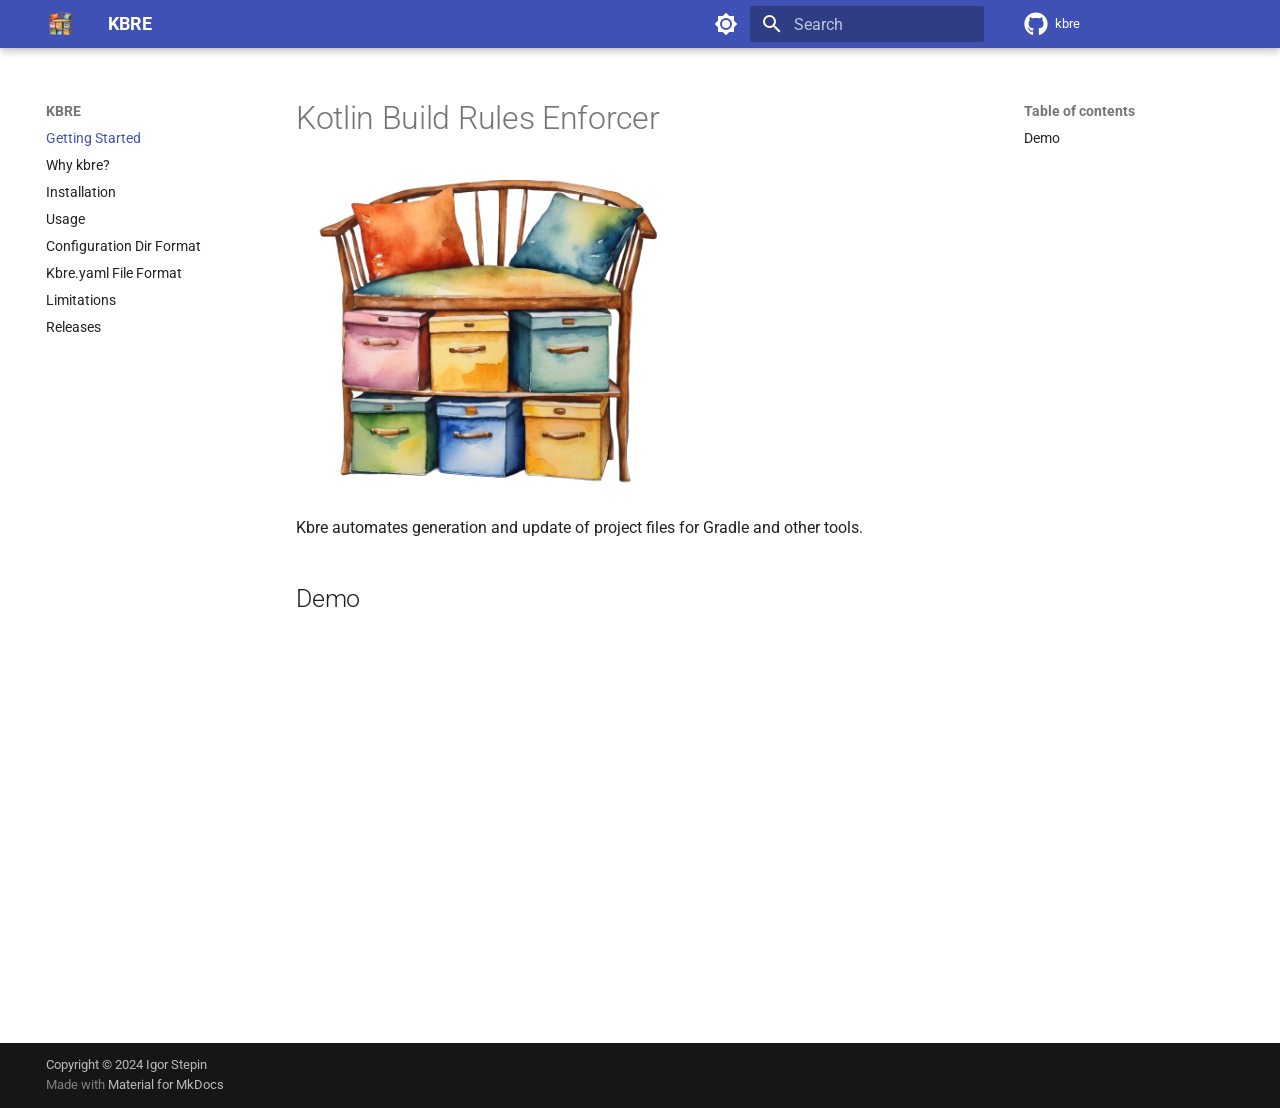
<file: index.html>
<!doctype html>
<html lang="en" class="no-js">
  <head>
    
      <meta charset="utf-8">
      <meta name="viewport" content="width=device-width,initial-scale=1">
      
        <meta name="description" content="Automates generation and update of project files for Gradle and other tools.">
      
      
        <meta name="author" content="Igor Stepin">
      
      
      
      
        <link rel="next" href="why/">
      
      
      <link rel="icon" href="img/chair-logo-64.png">
      <meta name="generator" content="mkdocs-1.6.0, mkdocs-material-9.5.31">
    
    
      
        <title>KBRE</title>
      
    
    
      <link rel="stylesheet" href="assets/stylesheets/main.3cba04c6.min.css">
      
        
        <link rel="stylesheet" href="assets/stylesheets/palette.06af60db.min.css">
      
      


    
    
      
    
    
      
        
        
        <link rel="preconnect" href="https://fonts.gstatic.com" crossorigin>
        <link rel="stylesheet" href="https://fonts.googleapis.com/css?family=Roboto:300,300i,400,400i,700,700i%7CRoboto+Mono:400,400i,700,700i&display=fallback">
        <style>:root{--md-text-font:"Roboto";--md-code-font:"Roboto Mono"}</style>
      
    
    
      <link rel="stylesheet" href="css/custom.css">
    
    <script>__md_scope=new URL(".",location),__md_hash=e=>[...e].reduce((e,_)=>(e<<5)-e+_.charCodeAt(0),0),__md_get=(e,_=localStorage,t=__md_scope)=>JSON.parse(_.getItem(t.pathname+"."+e)),__md_set=(e,_,t=localStorage,a=__md_scope)=>{try{t.setItem(a.pathname+"."+e,JSON.stringify(_))}catch(e){}}</script>
    
      

    
    
    
  </head>
  
  
    
    
      
    
    
    
    
    <body dir="ltr" data-md-color-scheme="default" data-md-color-primary="indigo" data-md-color-accent="indigo">
  
    
    <input class="md-toggle" data-md-toggle="drawer" type="checkbox" id="__drawer" autocomplete="off">
    <input class="md-toggle" data-md-toggle="search" type="checkbox" id="__search" autocomplete="off">
    <label class="md-overlay" for="__drawer"></label>
    <div data-md-component="skip">
      
        
        <a href="#kotlin-build-rules-enforcer" class="md-skip">
          Skip to content
        </a>
      
    </div>
    <div data-md-component="announce">
      
    </div>
    
    
      

  

<header class="md-header md-header--shadow" data-md-component="header">
  <nav class="md-header__inner md-grid" aria-label="Header">
    <a href="." title="KBRE" class="md-header__button md-logo" aria-label="KBRE" data-md-component="logo">
      
  <img src="img/chair-logo.png" alt="logo">

    </a>
    <label class="md-header__button md-icon" for="__drawer">
      
      <svg xmlns="http://www.w3.org/2000/svg" viewBox="0 0 24 24"><path d="M3 6h18v2H3V6m0 5h18v2H3v-2m0 5h18v2H3v-2Z"/></svg>
    </label>
    <div class="md-header__title" data-md-component="header-title">
      <div class="md-header__ellipsis">
        <div class="md-header__topic">
          <span class="md-ellipsis">
            KBRE
          </span>
        </div>
        <div class="md-header__topic" data-md-component="header-topic">
          <span class="md-ellipsis">
            
              Getting Started
            
          </span>
        </div>
      </div>
    </div>
    
      
        <form class="md-header__option" data-md-component="palette">
  
    
    
    
    <input class="md-option" data-md-color-media="(prefers-color-scheme: light)" data-md-color-scheme="default" data-md-color-primary="indigo" data-md-color-accent="indigo"  aria-label="Switch to dark mode"  type="radio" name="__palette" id="__palette_0">
    
      <label class="md-header__button md-icon" title="Switch to dark mode" for="__palette_1" hidden>
        <svg xmlns="http://www.w3.org/2000/svg" viewBox="0 0 24 24"><path d="M12 8a4 4 0 0 0-4 4 4 4 0 0 0 4 4 4 4 0 0 0 4-4 4 4 0 0 0-4-4m0 10a6 6 0 0 1-6-6 6 6 0 0 1 6-6 6 6 0 0 1 6 6 6 6 0 0 1-6 6m8-9.31V4h-4.69L12 .69 8.69 4H4v4.69L.69 12 4 15.31V20h4.69L12 23.31 15.31 20H20v-4.69L23.31 12 20 8.69Z"/></svg>
      </label>
    
  
    
    
    
    <input class="md-option" data-md-color-media="(prefers-color-scheme: dark)" data-md-color-scheme="slate" data-md-color-primary="indigo" data-md-color-accent="indigo"  aria-label="Switch to light mode"  type="radio" name="__palette" id="__palette_1">
    
      <label class="md-header__button md-icon" title="Switch to light mode" for="__palette_0" hidden>
        <svg xmlns="http://www.w3.org/2000/svg" viewBox="0 0 24 24"><path d="M12 18c-.89 0-1.74-.2-2.5-.55C11.56 16.5 13 14.42 13 12c0-2.42-1.44-4.5-3.5-5.45C10.26 6.2 11.11 6 12 6a6 6 0 0 1 6 6 6 6 0 0 1-6 6m8-9.31V4h-4.69L12 .69 8.69 4H4v4.69L.69 12 4 15.31V20h4.69L12 23.31 15.31 20H20v-4.69L23.31 12 20 8.69Z"/></svg>
      </label>
    
  
</form>
      
    
    
      <script>var media,input,key,value,palette=__md_get("__palette");if(palette&&palette.color){"(prefers-color-scheme)"===palette.color.media&&(media=matchMedia("(prefers-color-scheme: light)"),input=document.querySelector(media.matches?"[data-md-color-media='(prefers-color-scheme: light)']":"[data-md-color-media='(prefers-color-scheme: dark)']"),palette.color.media=input.getAttribute("data-md-color-media"),palette.color.scheme=input.getAttribute("data-md-color-scheme"),palette.color.primary=input.getAttribute("data-md-color-primary"),palette.color.accent=input.getAttribute("data-md-color-accent"));for([key,value]of Object.entries(palette.color))document.body.setAttribute("data-md-color-"+key,value)}</script>
    
    
    
      <label class="md-header__button md-icon" for="__search">
        
        <svg xmlns="http://www.w3.org/2000/svg" viewBox="0 0 24 24"><path d="M9.5 3A6.5 6.5 0 0 1 16 9.5c0 1.61-.59 3.09-1.56 4.23l.27.27h.79l5 5-1.5 1.5-5-5v-.79l-.27-.27A6.516 6.516 0 0 1 9.5 16 6.5 6.5 0 0 1 3 9.5 6.5 6.5 0 0 1 9.5 3m0 2C7 5 5 7 5 9.5S7 14 9.5 14 14 12 14 9.5 12 5 9.5 5Z"/></svg>
      </label>
      <div class="md-search" data-md-component="search" role="dialog">
  <label class="md-search__overlay" for="__search"></label>
  <div class="md-search__inner" role="search">
    <form class="md-search__form" name="search">
      <input type="text" class="md-search__input" name="query" aria-label="Search" placeholder="Search" autocapitalize="off" autocorrect="off" autocomplete="off" spellcheck="false" data-md-component="search-query" required>
      <label class="md-search__icon md-icon" for="__search">
        
        <svg xmlns="http://www.w3.org/2000/svg" viewBox="0 0 24 24"><path d="M9.5 3A6.5 6.5 0 0 1 16 9.5c0 1.61-.59 3.09-1.56 4.23l.27.27h.79l5 5-1.5 1.5-5-5v-.79l-.27-.27A6.516 6.516 0 0 1 9.5 16 6.5 6.5 0 0 1 3 9.5 6.5 6.5 0 0 1 9.5 3m0 2C7 5 5 7 5 9.5S7 14 9.5 14 14 12 14 9.5 12 5 9.5 5Z"/></svg>
        
        <svg xmlns="http://www.w3.org/2000/svg" viewBox="0 0 24 24"><path d="M20 11v2H8l5.5 5.5-1.42 1.42L4.16 12l7.92-7.92L13.5 5.5 8 11h12Z"/></svg>
      </label>
      <nav class="md-search__options" aria-label="Search">
        
        <button type="reset" class="md-search__icon md-icon" title="Clear" aria-label="Clear" tabindex="-1">
          
          <svg xmlns="http://www.w3.org/2000/svg" viewBox="0 0 24 24"><path d="M19 6.41 17.59 5 12 10.59 6.41 5 5 6.41 10.59 12 5 17.59 6.41 19 12 13.41 17.59 19 19 17.59 13.41 12 19 6.41Z"/></svg>
        </button>
      </nav>
      
    </form>
    <div class="md-search__output">
      <div class="md-search__scrollwrap" tabindex="0" data-md-scrollfix>
        <div class="md-search-result" data-md-component="search-result">
          <div class="md-search-result__meta">
            Initializing search
          </div>
          <ol class="md-search-result__list" role="presentation"></ol>
        </div>
      </div>
    </div>
  </div>
</div>
    
    
      <div class="md-header__source">
        <a href="https://github.com/stepin/kbre" title="Go to repository" class="md-source" data-md-component="source">
  <div class="md-source__icon md-icon">
    
    <svg xmlns="http://www.w3.org/2000/svg" viewBox="0 0 496 512"><!--! Font Awesome Free 6.6.0 by @fontawesome - https://fontawesome.com License - https://fontawesome.com/license/free (Icons: CC BY 4.0, Fonts: SIL OFL 1.1, Code: MIT License) Copyright 2024 Fonticons, Inc.--><path d="M165.9 397.4c0 2-2.3 3.6-5.2 3.6-3.3.3-5.6-1.3-5.6-3.6 0-2 2.3-3.6 5.2-3.6 3-.3 5.6 1.3 5.6 3.6zm-31.1-4.5c-.7 2 1.3 4.3 4.3 4.9 2.6 1 5.6 0 6.2-2s-1.3-4.3-4.3-5.2c-2.6-.7-5.5.3-6.2 2.3zm44.2-1.7c-2.9.7-4.9 2.6-4.6 4.9.3 2 2.9 3.3 5.9 2.6 2.9-.7 4.9-2.6 4.6-4.6-.3-1.9-3-3.2-5.9-2.9zM244.8 8C106.1 8 0 113.3 0 252c0 110.9 69.8 205.8 169.5 239.2 12.8 2.3 17.3-5.6 17.3-12.1 0-6.2-.3-40.4-.3-61.4 0 0-70 15-84.7-29.8 0 0-11.4-29.1-27.8-36.6 0 0-22.9-15.7 1.6-15.4 0 0 24.9 2 38.6 25.8 21.9 38.6 58.6 27.5 72.9 20.9 2.3-16 8.8-27.1 16-33.7-55.9-6.2-112.3-14.3-112.3-110.5 0-27.5 7.6-41.3 23.6-58.9-2.6-6.5-11.1-33.3 2.6-67.9 20.9-6.5 69 27 69 27 20-5.6 41.5-8.5 62.8-8.5s42.8 2.9 62.8 8.5c0 0 48.1-33.6 69-27 13.7 34.7 5.2 61.4 2.6 67.9 16 17.7 25.8 31.5 25.8 58.9 0 96.5-58.9 104.2-114.8 110.5 9.2 7.9 17 22.9 17 46.4 0 33.7-.3 75.4-.3 83.6 0 6.5 4.6 14.4 17.3 12.1C428.2 457.8 496 362.9 496 252 496 113.3 383.5 8 244.8 8zM97.2 352.9c-1.3 1-1 3.3.7 5.2 1.6 1.6 3.9 2.3 5.2 1 1.3-1 1-3.3-.7-5.2-1.6-1.6-3.9-2.3-5.2-1zm-10.8-8.1c-.7 1.3.3 2.9 2.3 3.9 1.6 1 3.6.7 4.3-.7.7-1.3-.3-2.9-2.3-3.9-2-.6-3.6-.3-4.3.7zm32.4 35.6c-1.6 1.3-1 4.3 1.3 6.2 2.3 2.3 5.2 2.6 6.5 1 1.3-1.3.7-4.3-1.3-6.2-2.2-2.3-5.2-2.6-6.5-1zm-11.4-14.7c-1.6 1-1.6 3.6 0 5.9 1.6 2.3 4.3 3.3 5.6 2.3 1.6-1.3 1.6-3.9 0-6.2-1.4-2.3-4-3.3-5.6-2z"/></svg>
  </div>
  <div class="md-source__repository">
    kbre
  </div>
</a>
      </div>
    
  </nav>
  
</header>
    
    <div class="md-container" data-md-component="container">
      
      
        
          
        
      
      <main class="md-main" data-md-component="main">
        <div class="md-main__inner md-grid">
          
            
              
              <div class="md-sidebar md-sidebar--primary" data-md-component="sidebar" data-md-type="navigation" >
                <div class="md-sidebar__scrollwrap">
                  <div class="md-sidebar__inner">
                    



<nav class="md-nav md-nav--primary" aria-label="Navigation" data-md-level="0">
  <label class="md-nav__title" for="__drawer">
    <a href="." title="KBRE" class="md-nav__button md-logo" aria-label="KBRE" data-md-component="logo">
      
  <img src="img/chair-logo.png" alt="logo">

    </a>
    KBRE
  </label>
  
    <div class="md-nav__source">
      <a href="https://github.com/stepin/kbre" title="Go to repository" class="md-source" data-md-component="source">
  <div class="md-source__icon md-icon">
    
    <svg xmlns="http://www.w3.org/2000/svg" viewBox="0 0 496 512"><!--! Font Awesome Free 6.6.0 by @fontawesome - https://fontawesome.com License - https://fontawesome.com/license/free (Icons: CC BY 4.0, Fonts: SIL OFL 1.1, Code: MIT License) Copyright 2024 Fonticons, Inc.--><path d="M165.9 397.4c0 2-2.3 3.6-5.2 3.6-3.3.3-5.6-1.3-5.6-3.6 0-2 2.3-3.6 5.2-3.6 3-.3 5.6 1.3 5.6 3.6zm-31.1-4.5c-.7 2 1.3 4.3 4.3 4.9 2.6 1 5.6 0 6.2-2s-1.3-4.3-4.3-5.2c-2.6-.7-5.5.3-6.2 2.3zm44.2-1.7c-2.9.7-4.9 2.6-4.6 4.9.3 2 2.9 3.3 5.9 2.6 2.9-.7 4.9-2.6 4.6-4.6-.3-1.9-3-3.2-5.9-2.9zM244.8 8C106.1 8 0 113.3 0 252c0 110.9 69.8 205.8 169.5 239.2 12.8 2.3 17.3-5.6 17.3-12.1 0-6.2-.3-40.4-.3-61.4 0 0-70 15-84.7-29.8 0 0-11.4-29.1-27.8-36.6 0 0-22.9-15.7 1.6-15.4 0 0 24.9 2 38.6 25.8 21.9 38.6 58.6 27.5 72.9 20.9 2.3-16 8.8-27.1 16-33.7-55.9-6.2-112.3-14.3-112.3-110.5 0-27.5 7.6-41.3 23.6-58.9-2.6-6.5-11.1-33.3 2.6-67.9 20.9-6.5 69 27 69 27 20-5.6 41.5-8.5 62.8-8.5s42.8 2.9 62.8 8.5c0 0 48.1-33.6 69-27 13.7 34.7 5.2 61.4 2.6 67.9 16 17.7 25.8 31.5 25.8 58.9 0 96.5-58.9 104.2-114.8 110.5 9.2 7.9 17 22.9 17 46.4 0 33.7-.3 75.4-.3 83.6 0 6.5 4.6 14.4 17.3 12.1C428.2 457.8 496 362.9 496 252 496 113.3 383.5 8 244.8 8zM97.2 352.9c-1.3 1-1 3.3.7 5.2 1.6 1.6 3.9 2.3 5.2 1 1.3-1 1-3.3-.7-5.2-1.6-1.6-3.9-2.3-5.2-1zm-10.8-8.1c-.7 1.3.3 2.9 2.3 3.9 1.6 1 3.6.7 4.3-.7.7-1.3-.3-2.9-2.3-3.9-2-.6-3.6-.3-4.3.7zm32.4 35.6c-1.6 1.3-1 4.3 1.3 6.2 2.3 2.3 5.2 2.6 6.5 1 1.3-1.3.7-4.3-1.3-6.2-2.2-2.3-5.2-2.6-6.5-1zm-11.4-14.7c-1.6 1-1.6 3.6 0 5.9 1.6 2.3 4.3 3.3 5.6 2.3 1.6-1.3 1.6-3.9 0-6.2-1.4-2.3-4-3.3-5.6-2z"/></svg>
  </div>
  <div class="md-source__repository">
    kbre
  </div>
</a>
    </div>
  
  <ul class="md-nav__list" data-md-scrollfix>
    
      
      
  
  
    
  
  
  
    <li class="md-nav__item md-nav__item--active">
      
      <input class="md-nav__toggle md-toggle" type="checkbox" id="__toc">
      
      
        
      
      
        <label class="md-nav__link md-nav__link--active" for="__toc">
          
  
  <span class="md-ellipsis">
    Getting Started
  </span>
  

          <span class="md-nav__icon md-icon"></span>
        </label>
      
      <a href="." class="md-nav__link md-nav__link--active">
        
  
  <span class="md-ellipsis">
    Getting Started
  </span>
  

      </a>
      
        

<nav class="md-nav md-nav--secondary" aria-label="Table of contents">
  
  
  
    
  
  
    <label class="md-nav__title" for="__toc">
      <span class="md-nav__icon md-icon"></span>
      Table of contents
    </label>
    <ul class="md-nav__list" data-md-component="toc" data-md-scrollfix>
      
        <li class="md-nav__item">
  <a href="#demo" class="md-nav__link">
    <span class="md-ellipsis">
      Demo
    </span>
  </a>
  
</li>
      
    </ul>
  
</nav>
      
    </li>
  

    
      
      
  
  
  
  
    <li class="md-nav__item">
      <a href="why/" class="md-nav__link">
        
  
  <span class="md-ellipsis">
    Why kbre?
  </span>
  

      </a>
    </li>
  

    
      
      
  
  
  
  
    <li class="md-nav__item">
      <a href="installation/" class="md-nav__link">
        
  
  <span class="md-ellipsis">
    Installation
  </span>
  

      </a>
    </li>
  

    
      
      
  
  
  
  
    <li class="md-nav__item">
      <a href="usage/" class="md-nav__link">
        
  
  <span class="md-ellipsis">
    Usage
  </span>
  

      </a>
    </li>
  

    
      
      
  
  
  
  
    <li class="md-nav__item">
      <a href="configDirFormat/" class="md-nav__link">
        
  
  <span class="md-ellipsis">
    Configuration Dir Format
  </span>
  

      </a>
    </li>
  

    
      
      
  
  
  
  
    <li class="md-nav__item">
      <a href="kbreFileFormat/" class="md-nav__link">
        
  
  <span class="md-ellipsis">
    Kbre.yaml File Format
  </span>
  

      </a>
    </li>
  

    
      
      
  
  
  
  
    <li class="md-nav__item">
      <a href="limitations/" class="md-nav__link">
        
  
  <span class="md-ellipsis">
    Limitations
  </span>
  

      </a>
    </li>
  

    
      
      
  
  
  
  
    <li class="md-nav__item">
      <a href="changelog/" class="md-nav__link">
        
  
  <span class="md-ellipsis">
    Releases
  </span>
  

      </a>
    </li>
  

    
  </ul>
</nav>
                  </div>
                </div>
              </div>
            
            
              
              <div class="md-sidebar md-sidebar--secondary" data-md-component="sidebar" data-md-type="toc" >
                <div class="md-sidebar__scrollwrap">
                  <div class="md-sidebar__inner">
                    

<nav class="md-nav md-nav--secondary" aria-label="Table of contents">
  
  
  
    
  
  
    <label class="md-nav__title" for="__toc">
      <span class="md-nav__icon md-icon"></span>
      Table of contents
    </label>
    <ul class="md-nav__list" data-md-component="toc" data-md-scrollfix>
      
        <li class="md-nav__item">
  <a href="#demo" class="md-nav__link">
    <span class="md-ellipsis">
      Demo
    </span>
  </a>
  
</li>
      
    </ul>
  
</nav>
                  </div>
                </div>
              </div>
            
          
          
            <div class="md-content" data-md-component="content">
              <article class="md-content__inner md-typeset">
                
                  

  
  


<h1 id="kotlin-build-rules-enforcer">Kotlin Build Rules Enforcer<a class="headerlink" href="#kotlin-build-rules-enforcer" title="Permanent link">&para;</a></h1>
<p><img alt="logo" src="img/chair-logo-400.png" /></p>
<p>Kbre automates generation and update of project files for Gradle and other tools.</p>
<h2 id="demo">Demo<a class="headerlink" href="#demo" title="Permanent link">&para;</a></h2>
<div class="video-wrapper">
<iframe width="560" height="315" src="https://www.youtube.com/embed/la3y_Nn7Cxw?si=p2mNv4DMxizVWs44" title="YouTube video player" frameborder="0" allow="accelerometer; autoplay; clipboard-write; encrypted-media; gyroscope; picture-in-picture; web-share" referrerpolicy="strict-origin-when-cross-origin" allowfullscreen></iframe>
</div>












                
              </article>
            </div>
          
          
<script>var target=document.getElementById(location.hash.slice(1));target&&target.name&&(target.checked=target.name.startsWith("__tabbed_"))</script>
        </div>
        
      </main>
      
        <footer class="md-footer">
  
  <div class="md-footer-meta md-typeset">
    <div class="md-footer-meta__inner md-grid">
      <div class="md-copyright">
  
    <div class="md-copyright__highlight">
      Copyright &copy; 2024 Igor Stepin
    </div>
  
  
    Made with
    <a href="https://squidfunk.github.io/mkdocs-material/" target="_blank" rel="noopener">
      Material for MkDocs
    </a>
  
</div>
      
    </div>
  </div>
</footer>
      
    </div>
    <div class="md-dialog" data-md-component="dialog">
      <div class="md-dialog__inner md-typeset"></div>
    </div>
    
    
    <script id="__config" type="application/json">{"base": ".", "features": [], "search": "assets/javascripts/workers/search.b8dbb3d2.min.js", "translations": {"clipboard.copied": "Copied to clipboard", "clipboard.copy": "Copy to clipboard", "search.result.more.one": "1 more on this page", "search.result.more.other": "# more on this page", "search.result.none": "No matching documents", "search.result.one": "1 matching document", "search.result.other": "# matching documents", "search.result.placeholder": "Type to start searching", "search.result.term.missing": "Missing", "select.version": "Select version"}}</script>
    
    
      <script src="assets/javascripts/bundle.fe8b6f2b.min.js"></script>
      
    
  </body>
</html>
</file>
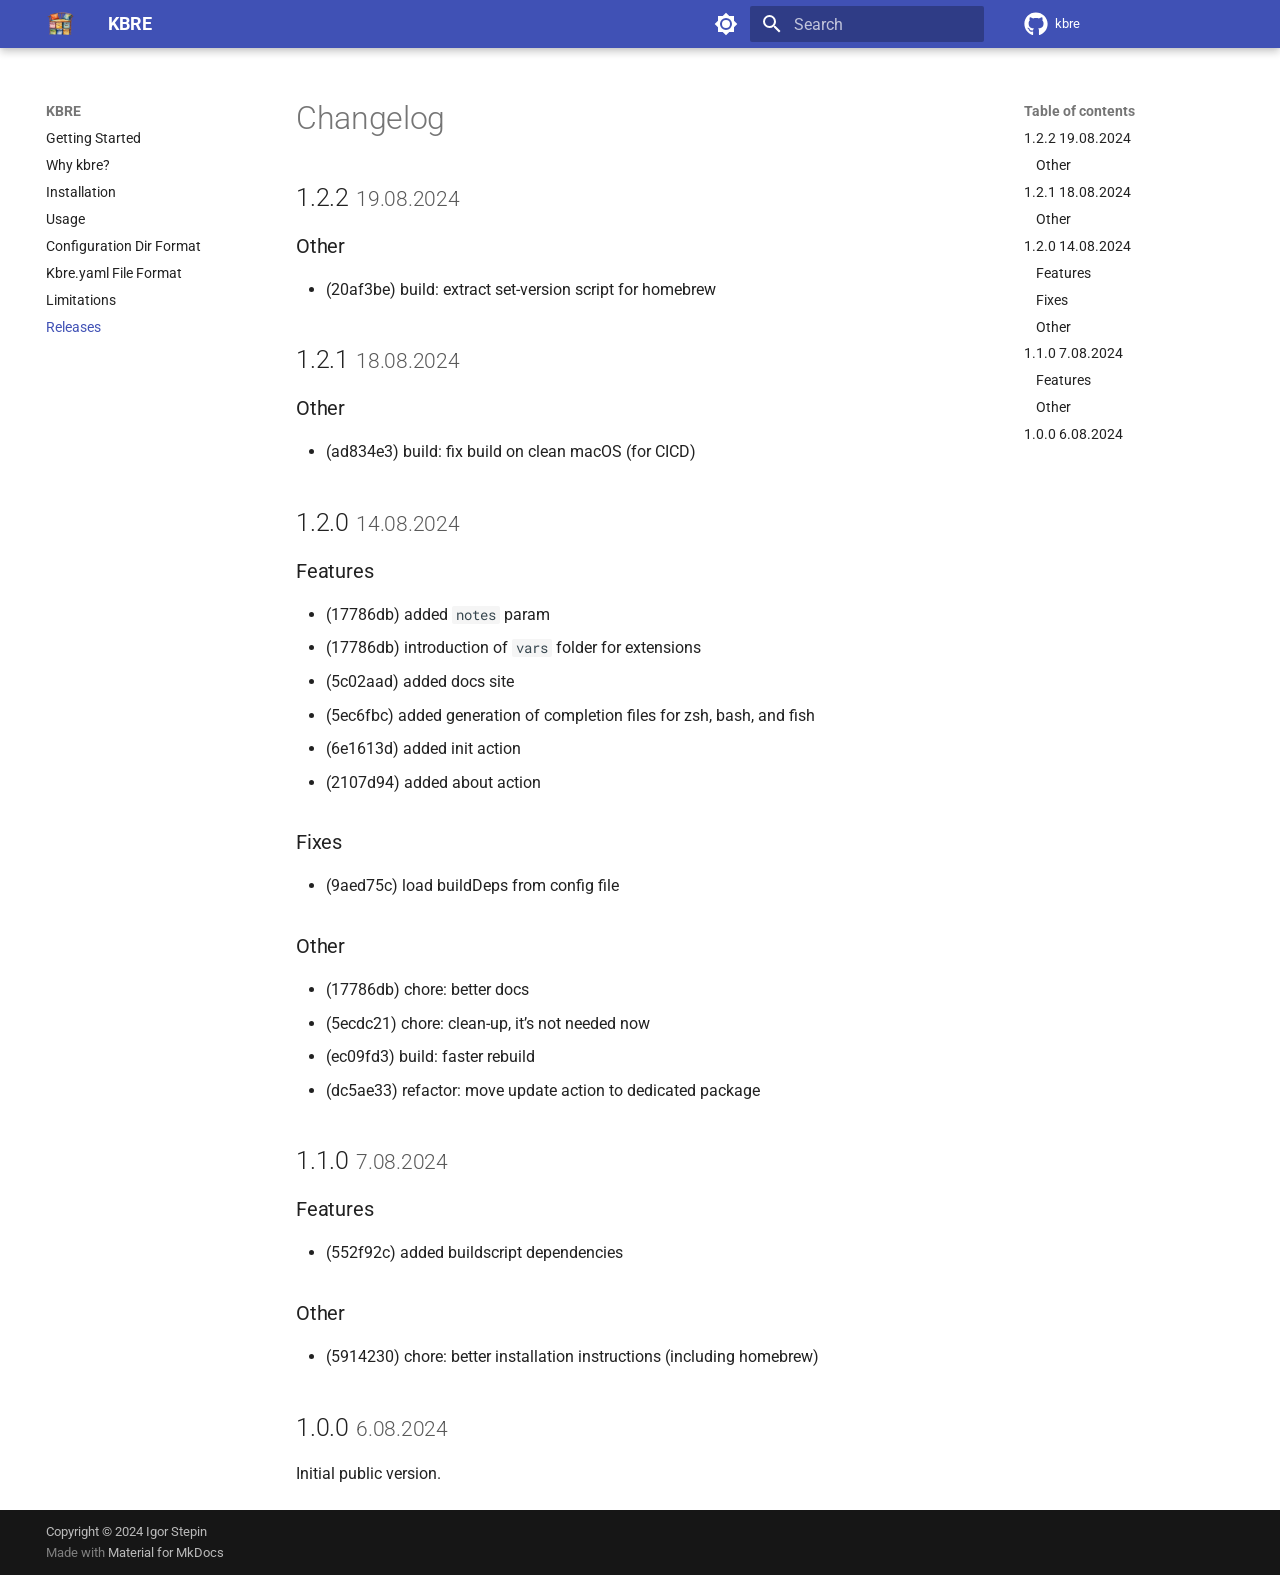
<file: changelog/index.html>
<!doctype html>
<html lang="en" class="no-js">
  <head>
    
      <meta charset="utf-8">
      <meta name="viewport" content="width=device-width,initial-scale=1">
      
        <meta name="description" content="Automates generation and update of project files for Gradle and other tools.">
      
      
        <meta name="author" content="Igor Stepin">
      
      
      
        <link rel="prev" href="../limitations/">
      
      
      
      <link rel="icon" href="../img/chair-logo-64.png">
      <meta name="generator" content="mkdocs-1.6.0, mkdocs-material-9.5.31">
    
    
      
        <title>Releases - KBRE</title>
      
    
    
      <link rel="stylesheet" href="../assets/stylesheets/main.3cba04c6.min.css">
      
        
        <link rel="stylesheet" href="../assets/stylesheets/palette.06af60db.min.css">
      
      


    
    
      
    
    
      
        
        
        <link rel="preconnect" href="https://fonts.gstatic.com" crossorigin>
        <link rel="stylesheet" href="https://fonts.googleapis.com/css?family=Roboto:300,300i,400,400i,700,700i%7CRoboto+Mono:400,400i,700,700i&display=fallback">
        <style>:root{--md-text-font:"Roboto";--md-code-font:"Roboto Mono"}</style>
      
    
    
      <link rel="stylesheet" href="../css/custom.css">
    
    <script>__md_scope=new URL("..",location),__md_hash=e=>[...e].reduce((e,_)=>(e<<5)-e+_.charCodeAt(0),0),__md_get=(e,_=localStorage,t=__md_scope)=>JSON.parse(_.getItem(t.pathname+"."+e)),__md_set=(e,_,t=localStorage,a=__md_scope)=>{try{t.setItem(a.pathname+"."+e,JSON.stringify(_))}catch(e){}}</script>
    
      

    
    
    
  </head>
  
  
    
    
      
    
    
    
    
    <body dir="ltr" data-md-color-scheme="default" data-md-color-primary="indigo" data-md-color-accent="indigo">
  
    
    <input class="md-toggle" data-md-toggle="drawer" type="checkbox" id="__drawer" autocomplete="off">
    <input class="md-toggle" data-md-toggle="search" type="checkbox" id="__search" autocomplete="off">
    <label class="md-overlay" for="__drawer"></label>
    <div data-md-component="skip">
      
        
        <a href="#changelog" class="md-skip">
          Skip to content
        </a>
      
    </div>
    <div data-md-component="announce">
      
    </div>
    
    
      

  

<header class="md-header md-header--shadow" data-md-component="header">
  <nav class="md-header__inner md-grid" aria-label="Header">
    <a href=".." title="KBRE" class="md-header__button md-logo" aria-label="KBRE" data-md-component="logo">
      
  <img src="../img/chair-logo.png" alt="logo">

    </a>
    <label class="md-header__button md-icon" for="__drawer">
      
      <svg xmlns="http://www.w3.org/2000/svg" viewBox="0 0 24 24"><path d="M3 6h18v2H3V6m0 5h18v2H3v-2m0 5h18v2H3v-2Z"/></svg>
    </label>
    <div class="md-header__title" data-md-component="header-title">
      <div class="md-header__ellipsis">
        <div class="md-header__topic">
          <span class="md-ellipsis">
            KBRE
          </span>
        </div>
        <div class="md-header__topic" data-md-component="header-topic">
          <span class="md-ellipsis">
            
              Releases
            
          </span>
        </div>
      </div>
    </div>
    
      
        <form class="md-header__option" data-md-component="palette">
  
    
    
    
    <input class="md-option" data-md-color-media="(prefers-color-scheme: light)" data-md-color-scheme="default" data-md-color-primary="indigo" data-md-color-accent="indigo"  aria-label="Switch to dark mode"  type="radio" name="__palette" id="__palette_0">
    
      <label class="md-header__button md-icon" title="Switch to dark mode" for="__palette_1" hidden>
        <svg xmlns="http://www.w3.org/2000/svg" viewBox="0 0 24 24"><path d="M12 8a4 4 0 0 0-4 4 4 4 0 0 0 4 4 4 4 0 0 0 4-4 4 4 0 0 0-4-4m0 10a6 6 0 0 1-6-6 6 6 0 0 1 6-6 6 6 0 0 1 6 6 6 6 0 0 1-6 6m8-9.31V4h-4.69L12 .69 8.69 4H4v4.69L.69 12 4 15.31V20h4.69L12 23.31 15.31 20H20v-4.69L23.31 12 20 8.69Z"/></svg>
      </label>
    
  
    
    
    
    <input class="md-option" data-md-color-media="(prefers-color-scheme: dark)" data-md-color-scheme="slate" data-md-color-primary="indigo" data-md-color-accent="indigo"  aria-label="Switch to light mode"  type="radio" name="__palette" id="__palette_1">
    
      <label class="md-header__button md-icon" title="Switch to light mode" for="__palette_0" hidden>
        <svg xmlns="http://www.w3.org/2000/svg" viewBox="0 0 24 24"><path d="M12 18c-.89 0-1.74-.2-2.5-.55C11.56 16.5 13 14.42 13 12c0-2.42-1.44-4.5-3.5-5.45C10.26 6.2 11.11 6 12 6a6 6 0 0 1 6 6 6 6 0 0 1-6 6m8-9.31V4h-4.69L12 .69 8.69 4H4v4.69L.69 12 4 15.31V20h4.69L12 23.31 15.31 20H20v-4.69L23.31 12 20 8.69Z"/></svg>
      </label>
    
  
</form>
      
    
    
      <script>var media,input,key,value,palette=__md_get("__palette");if(palette&&palette.color){"(prefers-color-scheme)"===palette.color.media&&(media=matchMedia("(prefers-color-scheme: light)"),input=document.querySelector(media.matches?"[data-md-color-media='(prefers-color-scheme: light)']":"[data-md-color-media='(prefers-color-scheme: dark)']"),palette.color.media=input.getAttribute("data-md-color-media"),palette.color.scheme=input.getAttribute("data-md-color-scheme"),palette.color.primary=input.getAttribute("data-md-color-primary"),palette.color.accent=input.getAttribute("data-md-color-accent"));for([key,value]of Object.entries(palette.color))document.body.setAttribute("data-md-color-"+key,value)}</script>
    
    
    
      <label class="md-header__button md-icon" for="__search">
        
        <svg xmlns="http://www.w3.org/2000/svg" viewBox="0 0 24 24"><path d="M9.5 3A6.5 6.5 0 0 1 16 9.5c0 1.61-.59 3.09-1.56 4.23l.27.27h.79l5 5-1.5 1.5-5-5v-.79l-.27-.27A6.516 6.516 0 0 1 9.5 16 6.5 6.5 0 0 1 3 9.5 6.5 6.5 0 0 1 9.5 3m0 2C7 5 5 7 5 9.5S7 14 9.5 14 14 12 14 9.5 12 5 9.5 5Z"/></svg>
      </label>
      <div class="md-search" data-md-component="search" role="dialog">
  <label class="md-search__overlay" for="__search"></label>
  <div class="md-search__inner" role="search">
    <form class="md-search__form" name="search">
      <input type="text" class="md-search__input" name="query" aria-label="Search" placeholder="Search" autocapitalize="off" autocorrect="off" autocomplete="off" spellcheck="false" data-md-component="search-query" required>
      <label class="md-search__icon md-icon" for="__search">
        
        <svg xmlns="http://www.w3.org/2000/svg" viewBox="0 0 24 24"><path d="M9.5 3A6.5 6.5 0 0 1 16 9.5c0 1.61-.59 3.09-1.56 4.23l.27.27h.79l5 5-1.5 1.5-5-5v-.79l-.27-.27A6.516 6.516 0 0 1 9.5 16 6.5 6.5 0 0 1 3 9.5 6.5 6.5 0 0 1 9.5 3m0 2C7 5 5 7 5 9.5S7 14 9.5 14 14 12 14 9.5 12 5 9.5 5Z"/></svg>
        
        <svg xmlns="http://www.w3.org/2000/svg" viewBox="0 0 24 24"><path d="M20 11v2H8l5.5 5.5-1.42 1.42L4.16 12l7.92-7.92L13.5 5.5 8 11h12Z"/></svg>
      </label>
      <nav class="md-search__options" aria-label="Search">
        
        <button type="reset" class="md-search__icon md-icon" title="Clear" aria-label="Clear" tabindex="-1">
          
          <svg xmlns="http://www.w3.org/2000/svg" viewBox="0 0 24 24"><path d="M19 6.41 17.59 5 12 10.59 6.41 5 5 6.41 10.59 12 5 17.59 6.41 19 12 13.41 17.59 19 19 17.59 13.41 12 19 6.41Z"/></svg>
        </button>
      </nav>
      
    </form>
    <div class="md-search__output">
      <div class="md-search__scrollwrap" tabindex="0" data-md-scrollfix>
        <div class="md-search-result" data-md-component="search-result">
          <div class="md-search-result__meta">
            Initializing search
          </div>
          <ol class="md-search-result__list" role="presentation"></ol>
        </div>
      </div>
    </div>
  </div>
</div>
    
    
      <div class="md-header__source">
        <a href="https://github.com/stepin/kbre" title="Go to repository" class="md-source" data-md-component="source">
  <div class="md-source__icon md-icon">
    
    <svg xmlns="http://www.w3.org/2000/svg" viewBox="0 0 496 512"><!--! Font Awesome Free 6.6.0 by @fontawesome - https://fontawesome.com License - https://fontawesome.com/license/free (Icons: CC BY 4.0, Fonts: SIL OFL 1.1, Code: MIT License) Copyright 2024 Fonticons, Inc.--><path d="M165.9 397.4c0 2-2.3 3.6-5.2 3.6-3.3.3-5.6-1.3-5.6-3.6 0-2 2.3-3.6 5.2-3.6 3-.3 5.6 1.3 5.6 3.6zm-31.1-4.5c-.7 2 1.3 4.3 4.3 4.9 2.6 1 5.6 0 6.2-2s-1.3-4.3-4.3-5.2c-2.6-.7-5.5.3-6.2 2.3zm44.2-1.7c-2.9.7-4.9 2.6-4.6 4.9.3 2 2.9 3.3 5.9 2.6 2.9-.7 4.9-2.6 4.6-4.6-.3-1.9-3-3.2-5.9-2.9zM244.8 8C106.1 8 0 113.3 0 252c0 110.9 69.8 205.8 169.5 239.2 12.8 2.3 17.3-5.6 17.3-12.1 0-6.2-.3-40.4-.3-61.4 0 0-70 15-84.7-29.8 0 0-11.4-29.1-27.8-36.6 0 0-22.9-15.7 1.6-15.4 0 0 24.9 2 38.6 25.8 21.9 38.6 58.6 27.5 72.9 20.9 2.3-16 8.8-27.1 16-33.7-55.9-6.2-112.3-14.3-112.3-110.5 0-27.5 7.6-41.3 23.6-58.9-2.6-6.5-11.1-33.3 2.6-67.9 20.9-6.5 69 27 69 27 20-5.6 41.5-8.5 62.8-8.5s42.8 2.9 62.8 8.5c0 0 48.1-33.6 69-27 13.7 34.7 5.2 61.4 2.6 67.9 16 17.7 25.8 31.5 25.8 58.9 0 96.5-58.9 104.2-114.8 110.5 9.2 7.9 17 22.9 17 46.4 0 33.7-.3 75.4-.3 83.6 0 6.5 4.6 14.4 17.3 12.1C428.2 457.8 496 362.9 496 252 496 113.3 383.5 8 244.8 8zM97.2 352.9c-1.3 1-1 3.3.7 5.2 1.6 1.6 3.9 2.3 5.2 1 1.3-1 1-3.3-.7-5.2-1.6-1.6-3.9-2.3-5.2-1zm-10.8-8.1c-.7 1.3.3 2.9 2.3 3.9 1.6 1 3.6.7 4.3-.7.7-1.3-.3-2.9-2.3-3.9-2-.6-3.6-.3-4.3.7zm32.4 35.6c-1.6 1.3-1 4.3 1.3 6.2 2.3 2.3 5.2 2.6 6.5 1 1.3-1.3.7-4.3-1.3-6.2-2.2-2.3-5.2-2.6-6.5-1zm-11.4-14.7c-1.6 1-1.6 3.6 0 5.9 1.6 2.3 4.3 3.3 5.6 2.3 1.6-1.3 1.6-3.9 0-6.2-1.4-2.3-4-3.3-5.6-2z"/></svg>
  </div>
  <div class="md-source__repository">
    kbre
  </div>
</a>
      </div>
    
  </nav>
  
</header>
    
    <div class="md-container" data-md-component="container">
      
      
        
          
        
      
      <main class="md-main" data-md-component="main">
        <div class="md-main__inner md-grid">
          
            
              
              <div class="md-sidebar md-sidebar--primary" data-md-component="sidebar" data-md-type="navigation" >
                <div class="md-sidebar__scrollwrap">
                  <div class="md-sidebar__inner">
                    



<nav class="md-nav md-nav--primary" aria-label="Navigation" data-md-level="0">
  <label class="md-nav__title" for="__drawer">
    <a href=".." title="KBRE" class="md-nav__button md-logo" aria-label="KBRE" data-md-component="logo">
      
  <img src="../img/chair-logo.png" alt="logo">

    </a>
    KBRE
  </label>
  
    <div class="md-nav__source">
      <a href="https://github.com/stepin/kbre" title="Go to repository" class="md-source" data-md-component="source">
  <div class="md-source__icon md-icon">
    
    <svg xmlns="http://www.w3.org/2000/svg" viewBox="0 0 496 512"><!--! Font Awesome Free 6.6.0 by @fontawesome - https://fontawesome.com License - https://fontawesome.com/license/free (Icons: CC BY 4.0, Fonts: SIL OFL 1.1, Code: MIT License) Copyright 2024 Fonticons, Inc.--><path d="M165.9 397.4c0 2-2.3 3.6-5.2 3.6-3.3.3-5.6-1.3-5.6-3.6 0-2 2.3-3.6 5.2-3.6 3-.3 5.6 1.3 5.6 3.6zm-31.1-4.5c-.7 2 1.3 4.3 4.3 4.9 2.6 1 5.6 0 6.2-2s-1.3-4.3-4.3-5.2c-2.6-.7-5.5.3-6.2 2.3zm44.2-1.7c-2.9.7-4.9 2.6-4.6 4.9.3 2 2.9 3.3 5.9 2.6 2.9-.7 4.9-2.6 4.6-4.6-.3-1.9-3-3.2-5.9-2.9zM244.8 8C106.1 8 0 113.3 0 252c0 110.9 69.8 205.8 169.5 239.2 12.8 2.3 17.3-5.6 17.3-12.1 0-6.2-.3-40.4-.3-61.4 0 0-70 15-84.7-29.8 0 0-11.4-29.1-27.8-36.6 0 0-22.9-15.7 1.6-15.4 0 0 24.9 2 38.6 25.8 21.9 38.6 58.6 27.5 72.9 20.9 2.3-16 8.8-27.1 16-33.7-55.9-6.2-112.3-14.3-112.3-110.5 0-27.5 7.6-41.3 23.6-58.9-2.6-6.5-11.1-33.3 2.6-67.9 20.9-6.5 69 27 69 27 20-5.6 41.5-8.5 62.8-8.5s42.8 2.9 62.8 8.5c0 0 48.1-33.6 69-27 13.7 34.7 5.2 61.4 2.6 67.9 16 17.7 25.8 31.5 25.8 58.9 0 96.5-58.9 104.2-114.8 110.5 9.2 7.9 17 22.9 17 46.4 0 33.7-.3 75.4-.3 83.6 0 6.5 4.6 14.4 17.3 12.1C428.2 457.8 496 362.9 496 252 496 113.3 383.5 8 244.8 8zM97.2 352.9c-1.3 1-1 3.3.7 5.2 1.6 1.6 3.9 2.3 5.2 1 1.3-1 1-3.3-.7-5.2-1.6-1.6-3.9-2.3-5.2-1zm-10.8-8.1c-.7 1.3.3 2.9 2.3 3.9 1.6 1 3.6.7 4.3-.7.7-1.3-.3-2.9-2.3-3.9-2-.6-3.6-.3-4.3.7zm32.4 35.6c-1.6 1.3-1 4.3 1.3 6.2 2.3 2.3 5.2 2.6 6.5 1 1.3-1.3.7-4.3-1.3-6.2-2.2-2.3-5.2-2.6-6.5-1zm-11.4-14.7c-1.6 1-1.6 3.6 0 5.9 1.6 2.3 4.3 3.3 5.6 2.3 1.6-1.3 1.6-3.9 0-6.2-1.4-2.3-4-3.3-5.6-2z"/></svg>
  </div>
  <div class="md-source__repository">
    kbre
  </div>
</a>
    </div>
  
  <ul class="md-nav__list" data-md-scrollfix>
    
      
      
  
  
  
  
    <li class="md-nav__item">
      <a href=".." class="md-nav__link">
        
  
  <span class="md-ellipsis">
    Getting Started
  </span>
  

      </a>
    </li>
  

    
      
      
  
  
  
  
    <li class="md-nav__item">
      <a href="../why/" class="md-nav__link">
        
  
  <span class="md-ellipsis">
    Why kbre?
  </span>
  

      </a>
    </li>
  

    
      
      
  
  
  
  
    <li class="md-nav__item">
      <a href="../installation/" class="md-nav__link">
        
  
  <span class="md-ellipsis">
    Installation
  </span>
  

      </a>
    </li>
  

    
      
      
  
  
  
  
    <li class="md-nav__item">
      <a href="../usage/" class="md-nav__link">
        
  
  <span class="md-ellipsis">
    Usage
  </span>
  

      </a>
    </li>
  

    
      
      
  
  
  
  
    <li class="md-nav__item">
      <a href="../configDirFormat/" class="md-nav__link">
        
  
  <span class="md-ellipsis">
    Configuration Dir Format
  </span>
  

      </a>
    </li>
  

    
      
      
  
  
  
  
    <li class="md-nav__item">
      <a href="../kbreFileFormat/" class="md-nav__link">
        
  
  <span class="md-ellipsis">
    Kbre.yaml File Format
  </span>
  

      </a>
    </li>
  

    
      
      
  
  
  
  
    <li class="md-nav__item">
      <a href="../limitations/" class="md-nav__link">
        
  
  <span class="md-ellipsis">
    Limitations
  </span>
  

      </a>
    </li>
  

    
      
      
  
  
    
  
  
  
    <li class="md-nav__item md-nav__item--active">
      
      <input class="md-nav__toggle md-toggle" type="checkbox" id="__toc">
      
      
        
      
      
        <label class="md-nav__link md-nav__link--active" for="__toc">
          
  
  <span class="md-ellipsis">
    Releases
  </span>
  

          <span class="md-nav__icon md-icon"></span>
        </label>
      
      <a href="./" class="md-nav__link md-nav__link--active">
        
  
  <span class="md-ellipsis">
    Releases
  </span>
  

      </a>
      
        

<nav class="md-nav md-nav--secondary" aria-label="Table of contents">
  
  
  
    
  
  
    <label class="md-nav__title" for="__toc">
      <span class="md-nav__icon md-icon"></span>
      Table of contents
    </label>
    <ul class="md-nav__list" data-md-component="toc" data-md-scrollfix>
      
        <li class="md-nav__item">
  <a href="#122-19082024" class="md-nav__link">
    <span class="md-ellipsis">
      1.2.2 19.08.2024
    </span>
  </a>
  
    <nav class="md-nav" aria-label="1.2.2 19.08.2024">
      <ul class="md-nav__list">
        
          <li class="md-nav__item">
  <a href="#other" class="md-nav__link">
    <span class="md-ellipsis">
      Other
    </span>
  </a>
  
</li>
        
      </ul>
    </nav>
  
</li>
      
        <li class="md-nav__item">
  <a href="#121-18082024" class="md-nav__link">
    <span class="md-ellipsis">
      1.2.1 18.08.2024
    </span>
  </a>
  
    <nav class="md-nav" aria-label="1.2.1 18.08.2024">
      <ul class="md-nav__list">
        
          <li class="md-nav__item">
  <a href="#other_1" class="md-nav__link">
    <span class="md-ellipsis">
      Other
    </span>
  </a>
  
</li>
        
      </ul>
    </nav>
  
</li>
      
        <li class="md-nav__item">
  <a href="#120-14082024" class="md-nav__link">
    <span class="md-ellipsis">
      1.2.0 14.08.2024
    </span>
  </a>
  
    <nav class="md-nav" aria-label="1.2.0 14.08.2024">
      <ul class="md-nav__list">
        
          <li class="md-nav__item">
  <a href="#features" class="md-nav__link">
    <span class="md-ellipsis">
      Features
    </span>
  </a>
  
</li>
        
          <li class="md-nav__item">
  <a href="#fixes" class="md-nav__link">
    <span class="md-ellipsis">
      Fixes
    </span>
  </a>
  
</li>
        
          <li class="md-nav__item">
  <a href="#other_2" class="md-nav__link">
    <span class="md-ellipsis">
      Other
    </span>
  </a>
  
</li>
        
      </ul>
    </nav>
  
</li>
      
        <li class="md-nav__item">
  <a href="#110-7082024" class="md-nav__link">
    <span class="md-ellipsis">
      1.1.0 7.08.2024
    </span>
  </a>
  
    <nav class="md-nav" aria-label="1.1.0 7.08.2024">
      <ul class="md-nav__list">
        
          <li class="md-nav__item">
  <a href="#features_1" class="md-nav__link">
    <span class="md-ellipsis">
      Features
    </span>
  </a>
  
</li>
        
          <li class="md-nav__item">
  <a href="#other_3" class="md-nav__link">
    <span class="md-ellipsis">
      Other
    </span>
  </a>
  
</li>
        
      </ul>
    </nav>
  
</li>
      
        <li class="md-nav__item">
  <a href="#100-6082024" class="md-nav__link">
    <span class="md-ellipsis">
      1.0.0 6.08.2024
    </span>
  </a>
  
</li>
      
    </ul>
  
</nav>
      
    </li>
  

    
  </ul>
</nav>
                  </div>
                </div>
              </div>
            
            
              
              <div class="md-sidebar md-sidebar--secondary" data-md-component="sidebar" data-md-type="toc" >
                <div class="md-sidebar__scrollwrap">
                  <div class="md-sidebar__inner">
                    

<nav class="md-nav md-nav--secondary" aria-label="Table of contents">
  
  
  
    
  
  
    <label class="md-nav__title" for="__toc">
      <span class="md-nav__icon md-icon"></span>
      Table of contents
    </label>
    <ul class="md-nav__list" data-md-component="toc" data-md-scrollfix>
      
        <li class="md-nav__item">
  <a href="#122-19082024" class="md-nav__link">
    <span class="md-ellipsis">
      1.2.2 19.08.2024
    </span>
  </a>
  
    <nav class="md-nav" aria-label="1.2.2 19.08.2024">
      <ul class="md-nav__list">
        
          <li class="md-nav__item">
  <a href="#other" class="md-nav__link">
    <span class="md-ellipsis">
      Other
    </span>
  </a>
  
</li>
        
      </ul>
    </nav>
  
</li>
      
        <li class="md-nav__item">
  <a href="#121-18082024" class="md-nav__link">
    <span class="md-ellipsis">
      1.2.1 18.08.2024
    </span>
  </a>
  
    <nav class="md-nav" aria-label="1.2.1 18.08.2024">
      <ul class="md-nav__list">
        
          <li class="md-nav__item">
  <a href="#other_1" class="md-nav__link">
    <span class="md-ellipsis">
      Other
    </span>
  </a>
  
</li>
        
      </ul>
    </nav>
  
</li>
      
        <li class="md-nav__item">
  <a href="#120-14082024" class="md-nav__link">
    <span class="md-ellipsis">
      1.2.0 14.08.2024
    </span>
  </a>
  
    <nav class="md-nav" aria-label="1.2.0 14.08.2024">
      <ul class="md-nav__list">
        
          <li class="md-nav__item">
  <a href="#features" class="md-nav__link">
    <span class="md-ellipsis">
      Features
    </span>
  </a>
  
</li>
        
          <li class="md-nav__item">
  <a href="#fixes" class="md-nav__link">
    <span class="md-ellipsis">
      Fixes
    </span>
  </a>
  
</li>
        
          <li class="md-nav__item">
  <a href="#other_2" class="md-nav__link">
    <span class="md-ellipsis">
      Other
    </span>
  </a>
  
</li>
        
      </ul>
    </nav>
  
</li>
      
        <li class="md-nav__item">
  <a href="#110-7082024" class="md-nav__link">
    <span class="md-ellipsis">
      1.1.0 7.08.2024
    </span>
  </a>
  
    <nav class="md-nav" aria-label="1.1.0 7.08.2024">
      <ul class="md-nav__list">
        
          <li class="md-nav__item">
  <a href="#features_1" class="md-nav__link">
    <span class="md-ellipsis">
      Features
    </span>
  </a>
  
</li>
        
          <li class="md-nav__item">
  <a href="#other_3" class="md-nav__link">
    <span class="md-ellipsis">
      Other
    </span>
  </a>
  
</li>
        
      </ul>
    </nav>
  
</li>
      
        <li class="md-nav__item">
  <a href="#100-6082024" class="md-nav__link">
    <span class="md-ellipsis">
      1.0.0 6.08.2024
    </span>
  </a>
  
</li>
      
    </ul>
  
</nav>
                  </div>
                </div>
              </div>
            
          
          
            <div class="md-content" data-md-component="content">
              <article class="md-content__inner md-typeset">
                
                  

  
  


<h1 id="changelog">Changelog<a class="headerlink" href="#changelog" title="Permanent link">&para;</a></h1>
<h2 id="122-19082024">1.2.2 <sup>19.08.2024</sup><a class="headerlink" href="#122-19082024" title="Permanent link">&para;</a></h2>
<h3 id="other">Other<a class="headerlink" href="#other" title="Permanent link">&para;</a></h3>
<ul>
<li>(20af3be) build: extract set-version script for homebrew</li>
</ul>
<h2 id="121-18082024">1.2.1 <sup>18.08.2024</sup><a class="headerlink" href="#121-18082024" title="Permanent link">&para;</a></h2>
<h3 id="other_1">Other<a class="headerlink" href="#other_1" title="Permanent link">&para;</a></h3>
<ul>
<li>(ad834e3) build: fix build on clean macOS (for CICD)</li>
</ul>
<h2 id="120-14082024">1.2.0 <sup>14.08.2024</sup><a class="headerlink" href="#120-14082024" title="Permanent link">&para;</a></h2>
<h3 id="features">Features<a class="headerlink" href="#features" title="Permanent link">&para;</a></h3>
<ul>
<li>(17786db) added <code>notes</code> param</li>
<li>(17786db) introduction of <code>vars</code> folder for extensions</li>
<li>(5c02aad) added docs site</li>
<li>(5ec6fbc) added generation of completion files for zsh, bash, and fish</li>
<li>(6e1613d) added init action</li>
<li>(2107d94) added about action</li>
</ul>
<h3 id="fixes">Fixes<a class="headerlink" href="#fixes" title="Permanent link">&para;</a></h3>
<ul>
<li>(9aed75c) load buildDeps from config file</li>
</ul>
<h3 id="other_2">Other<a class="headerlink" href="#other_2" title="Permanent link">&para;</a></h3>
<ul>
<li>(17786db) chore: better docs</li>
<li>(5ecdc21) chore: clean-up, it’s not needed now</li>
<li>(ec09fd3) build: faster rebuild</li>
<li>(dc5ae33) refactor: move update action to dedicated package</li>
</ul>
<h2 id="110-7082024">1.1.0 <sup>7.08.2024</sup><a class="headerlink" href="#110-7082024" title="Permanent link">&para;</a></h2>
<h3 id="features_1">Features<a class="headerlink" href="#features_1" title="Permanent link">&para;</a></h3>
<ul>
<li>(552f92c) added buildscript dependencies</li>
</ul>
<h3 id="other_3">Other<a class="headerlink" href="#other_3" title="Permanent link">&para;</a></h3>
<ul>
<li>(5914230) chore: better installation instructions (including homebrew)</li>
</ul>
<h2 id="100-6082024">1.0.0 <sup>6.08.2024</sup><a class="headerlink" href="#100-6082024" title="Permanent link">&para;</a></h2>
<p>Initial public version.</p>












                
              </article>
            </div>
          
          
<script>var target=document.getElementById(location.hash.slice(1));target&&target.name&&(target.checked=target.name.startsWith("__tabbed_"))</script>
        </div>
        
      </main>
      
        <footer class="md-footer">
  
  <div class="md-footer-meta md-typeset">
    <div class="md-footer-meta__inner md-grid">
      <div class="md-copyright">
  
    <div class="md-copyright__highlight">
      Copyright &copy; 2024 Igor Stepin
    </div>
  
  
    Made with
    <a href="https://squidfunk.github.io/mkdocs-material/" target="_blank" rel="noopener">
      Material for MkDocs
    </a>
  
</div>
      
    </div>
  </div>
</footer>
      
    </div>
    <div class="md-dialog" data-md-component="dialog">
      <div class="md-dialog__inner md-typeset"></div>
    </div>
    
    
    <script id="__config" type="application/json">{"base": "..", "features": [], "search": "../assets/javascripts/workers/search.b8dbb3d2.min.js", "translations": {"clipboard.copied": "Copied to clipboard", "clipboard.copy": "Copy to clipboard", "search.result.more.one": "1 more on this page", "search.result.more.other": "# more on this page", "search.result.none": "No matching documents", "search.result.one": "1 matching document", "search.result.other": "# matching documents", "search.result.placeholder": "Type to start searching", "search.result.term.missing": "Missing", "select.version": "Select version"}}</script>
    
    
      <script src="../assets/javascripts/bundle.fe8b6f2b.min.js"></script>
      
    
  </body>
</html>
</file>
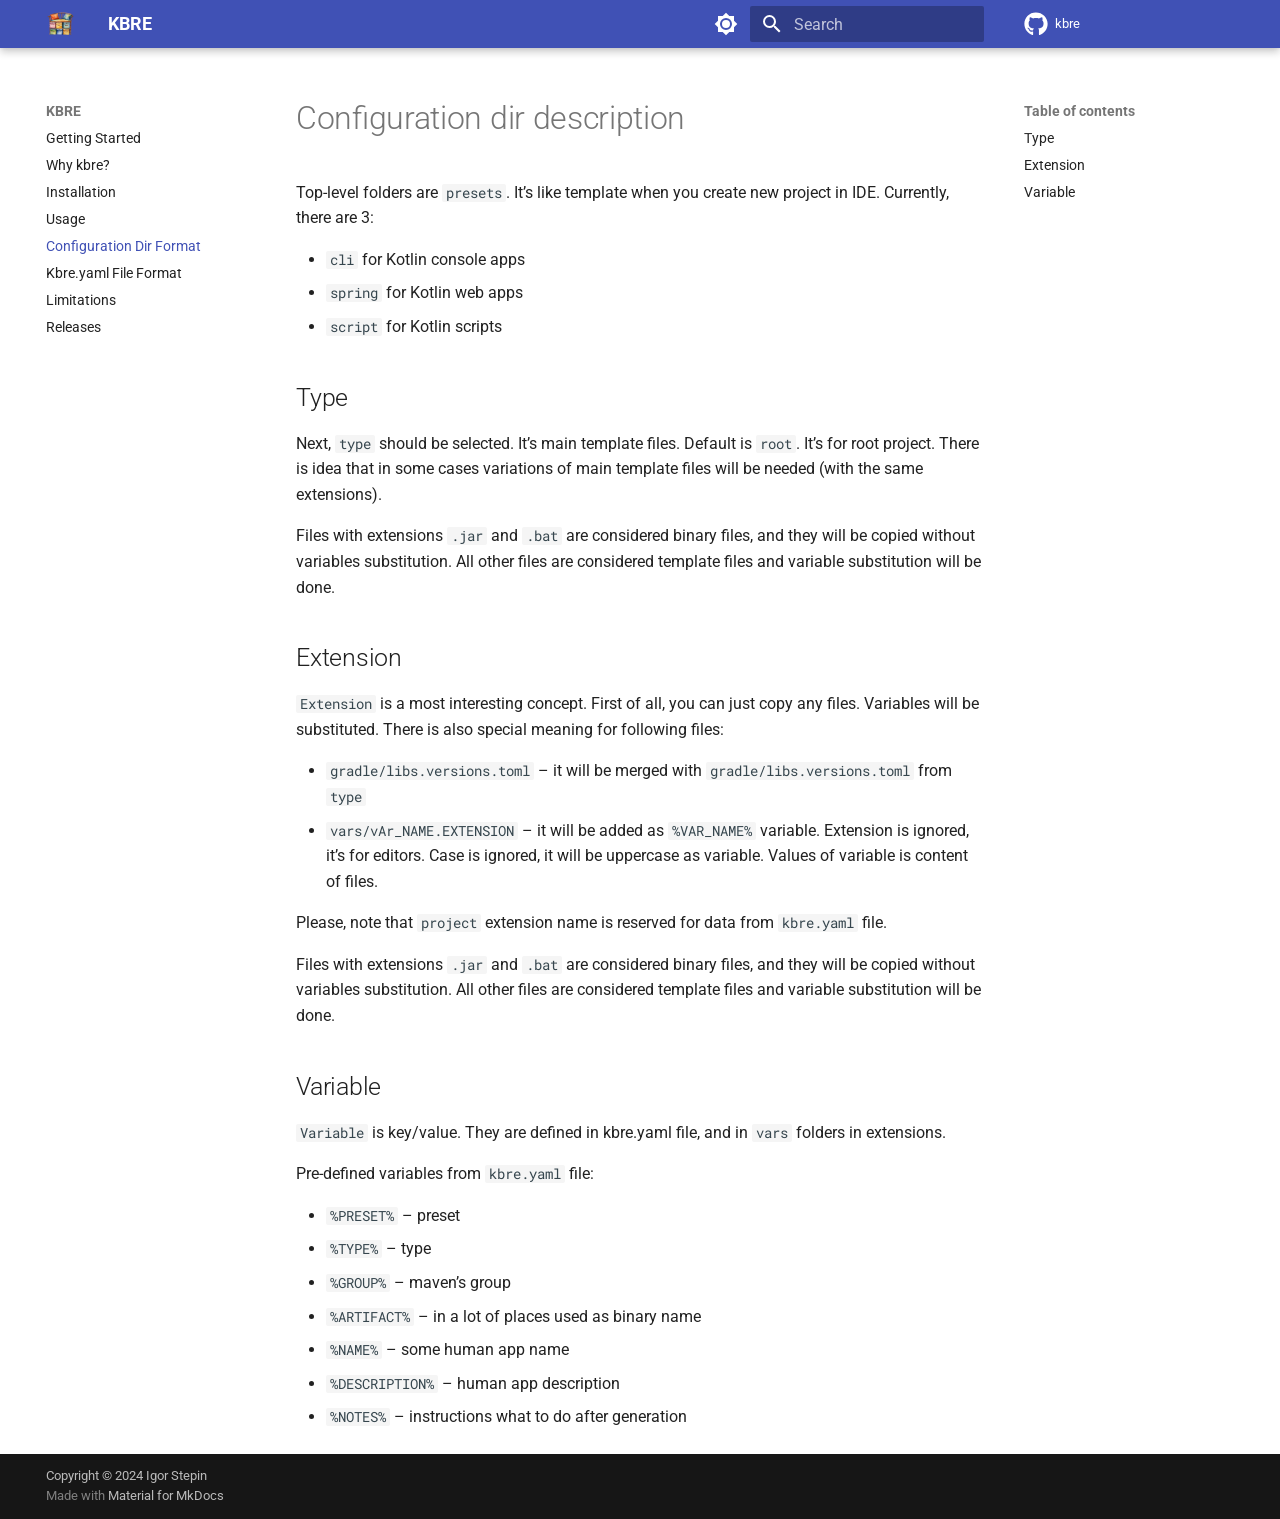
<file: configDirFormat/index.html>
<!doctype html>
<html lang="en" class="no-js">
  <head>
    
      <meta charset="utf-8">
      <meta name="viewport" content="width=device-width,initial-scale=1">
      
        <meta name="description" content="Automates generation and update of project files for Gradle and other tools.">
      
      
        <meta name="author" content="Igor Stepin">
      
      
      
        <link rel="prev" href="../usage/">
      
      
        <link rel="next" href="../kbreFileFormat/">
      
      
      <link rel="icon" href="../img/chair-logo-64.png">
      <meta name="generator" content="mkdocs-1.6.0, mkdocs-material-9.5.31">
    
    
      
        <title>Configuration Dir Format - KBRE</title>
      
    
    
      <link rel="stylesheet" href="../assets/stylesheets/main.3cba04c6.min.css">
      
        
        <link rel="stylesheet" href="../assets/stylesheets/palette.06af60db.min.css">
      
      


    
    
      
    
    
      
        
        
        <link rel="preconnect" href="https://fonts.gstatic.com" crossorigin>
        <link rel="stylesheet" href="https://fonts.googleapis.com/css?family=Roboto:300,300i,400,400i,700,700i%7CRoboto+Mono:400,400i,700,700i&display=fallback">
        <style>:root{--md-text-font:"Roboto";--md-code-font:"Roboto Mono"}</style>
      
    
    
      <link rel="stylesheet" href="../css/custom.css">
    
    <script>__md_scope=new URL("..",location),__md_hash=e=>[...e].reduce((e,_)=>(e<<5)-e+_.charCodeAt(0),0),__md_get=(e,_=localStorage,t=__md_scope)=>JSON.parse(_.getItem(t.pathname+"."+e)),__md_set=(e,_,t=localStorage,a=__md_scope)=>{try{t.setItem(a.pathname+"."+e,JSON.stringify(_))}catch(e){}}</script>
    
      

    
    
    
  </head>
  
  
    
    
      
    
    
    
    
    <body dir="ltr" data-md-color-scheme="default" data-md-color-primary="indigo" data-md-color-accent="indigo">
  
    
    <input class="md-toggle" data-md-toggle="drawer" type="checkbox" id="__drawer" autocomplete="off">
    <input class="md-toggle" data-md-toggle="search" type="checkbox" id="__search" autocomplete="off">
    <label class="md-overlay" for="__drawer"></label>
    <div data-md-component="skip">
      
        
        <a href="#configuration-dir-description" class="md-skip">
          Skip to content
        </a>
      
    </div>
    <div data-md-component="announce">
      
    </div>
    
    
      

  

<header class="md-header md-header--shadow" data-md-component="header">
  <nav class="md-header__inner md-grid" aria-label="Header">
    <a href=".." title="KBRE" class="md-header__button md-logo" aria-label="KBRE" data-md-component="logo">
      
  <img src="../img/chair-logo.png" alt="logo">

    </a>
    <label class="md-header__button md-icon" for="__drawer">
      
      <svg xmlns="http://www.w3.org/2000/svg" viewBox="0 0 24 24"><path d="M3 6h18v2H3V6m0 5h18v2H3v-2m0 5h18v2H3v-2Z"/></svg>
    </label>
    <div class="md-header__title" data-md-component="header-title">
      <div class="md-header__ellipsis">
        <div class="md-header__topic">
          <span class="md-ellipsis">
            KBRE
          </span>
        </div>
        <div class="md-header__topic" data-md-component="header-topic">
          <span class="md-ellipsis">
            
              Configuration Dir Format
            
          </span>
        </div>
      </div>
    </div>
    
      
        <form class="md-header__option" data-md-component="palette">
  
    
    
    
    <input class="md-option" data-md-color-media="(prefers-color-scheme: light)" data-md-color-scheme="default" data-md-color-primary="indigo" data-md-color-accent="indigo"  aria-label="Switch to dark mode"  type="radio" name="__palette" id="__palette_0">
    
      <label class="md-header__button md-icon" title="Switch to dark mode" for="__palette_1" hidden>
        <svg xmlns="http://www.w3.org/2000/svg" viewBox="0 0 24 24"><path d="M12 8a4 4 0 0 0-4 4 4 4 0 0 0 4 4 4 4 0 0 0 4-4 4 4 0 0 0-4-4m0 10a6 6 0 0 1-6-6 6 6 0 0 1 6-6 6 6 0 0 1 6 6 6 6 0 0 1-6 6m8-9.31V4h-4.69L12 .69 8.69 4H4v4.69L.69 12 4 15.31V20h4.69L12 23.31 15.31 20H20v-4.69L23.31 12 20 8.69Z"/></svg>
      </label>
    
  
    
    
    
    <input class="md-option" data-md-color-media="(prefers-color-scheme: dark)" data-md-color-scheme="slate" data-md-color-primary="indigo" data-md-color-accent="indigo"  aria-label="Switch to light mode"  type="radio" name="__palette" id="__palette_1">
    
      <label class="md-header__button md-icon" title="Switch to light mode" for="__palette_0" hidden>
        <svg xmlns="http://www.w3.org/2000/svg" viewBox="0 0 24 24"><path d="M12 18c-.89 0-1.74-.2-2.5-.55C11.56 16.5 13 14.42 13 12c0-2.42-1.44-4.5-3.5-5.45C10.26 6.2 11.11 6 12 6a6 6 0 0 1 6 6 6 6 0 0 1-6 6m8-9.31V4h-4.69L12 .69 8.69 4H4v4.69L.69 12 4 15.31V20h4.69L12 23.31 15.31 20H20v-4.69L23.31 12 20 8.69Z"/></svg>
      </label>
    
  
</form>
      
    
    
      <script>var media,input,key,value,palette=__md_get("__palette");if(palette&&palette.color){"(prefers-color-scheme)"===palette.color.media&&(media=matchMedia("(prefers-color-scheme: light)"),input=document.querySelector(media.matches?"[data-md-color-media='(prefers-color-scheme: light)']":"[data-md-color-media='(prefers-color-scheme: dark)']"),palette.color.media=input.getAttribute("data-md-color-media"),palette.color.scheme=input.getAttribute("data-md-color-scheme"),palette.color.primary=input.getAttribute("data-md-color-primary"),palette.color.accent=input.getAttribute("data-md-color-accent"));for([key,value]of Object.entries(palette.color))document.body.setAttribute("data-md-color-"+key,value)}</script>
    
    
    
      <label class="md-header__button md-icon" for="__search">
        
        <svg xmlns="http://www.w3.org/2000/svg" viewBox="0 0 24 24"><path d="M9.5 3A6.5 6.5 0 0 1 16 9.5c0 1.61-.59 3.09-1.56 4.23l.27.27h.79l5 5-1.5 1.5-5-5v-.79l-.27-.27A6.516 6.516 0 0 1 9.5 16 6.5 6.5 0 0 1 3 9.5 6.5 6.5 0 0 1 9.5 3m0 2C7 5 5 7 5 9.5S7 14 9.5 14 14 12 14 9.5 12 5 9.5 5Z"/></svg>
      </label>
      <div class="md-search" data-md-component="search" role="dialog">
  <label class="md-search__overlay" for="__search"></label>
  <div class="md-search__inner" role="search">
    <form class="md-search__form" name="search">
      <input type="text" class="md-search__input" name="query" aria-label="Search" placeholder="Search" autocapitalize="off" autocorrect="off" autocomplete="off" spellcheck="false" data-md-component="search-query" required>
      <label class="md-search__icon md-icon" for="__search">
        
        <svg xmlns="http://www.w3.org/2000/svg" viewBox="0 0 24 24"><path d="M9.5 3A6.5 6.5 0 0 1 16 9.5c0 1.61-.59 3.09-1.56 4.23l.27.27h.79l5 5-1.5 1.5-5-5v-.79l-.27-.27A6.516 6.516 0 0 1 9.5 16 6.5 6.5 0 0 1 3 9.5 6.5 6.5 0 0 1 9.5 3m0 2C7 5 5 7 5 9.5S7 14 9.5 14 14 12 14 9.5 12 5 9.5 5Z"/></svg>
        
        <svg xmlns="http://www.w3.org/2000/svg" viewBox="0 0 24 24"><path d="M20 11v2H8l5.5 5.5-1.42 1.42L4.16 12l7.92-7.92L13.5 5.5 8 11h12Z"/></svg>
      </label>
      <nav class="md-search__options" aria-label="Search">
        
        <button type="reset" class="md-search__icon md-icon" title="Clear" aria-label="Clear" tabindex="-1">
          
          <svg xmlns="http://www.w3.org/2000/svg" viewBox="0 0 24 24"><path d="M19 6.41 17.59 5 12 10.59 6.41 5 5 6.41 10.59 12 5 17.59 6.41 19 12 13.41 17.59 19 19 17.59 13.41 12 19 6.41Z"/></svg>
        </button>
      </nav>
      
    </form>
    <div class="md-search__output">
      <div class="md-search__scrollwrap" tabindex="0" data-md-scrollfix>
        <div class="md-search-result" data-md-component="search-result">
          <div class="md-search-result__meta">
            Initializing search
          </div>
          <ol class="md-search-result__list" role="presentation"></ol>
        </div>
      </div>
    </div>
  </div>
</div>
    
    
      <div class="md-header__source">
        <a href="https://github.com/stepin/kbre" title="Go to repository" class="md-source" data-md-component="source">
  <div class="md-source__icon md-icon">
    
    <svg xmlns="http://www.w3.org/2000/svg" viewBox="0 0 496 512"><!--! Font Awesome Free 6.6.0 by @fontawesome - https://fontawesome.com License - https://fontawesome.com/license/free (Icons: CC BY 4.0, Fonts: SIL OFL 1.1, Code: MIT License) Copyright 2024 Fonticons, Inc.--><path d="M165.9 397.4c0 2-2.3 3.6-5.2 3.6-3.3.3-5.6-1.3-5.6-3.6 0-2 2.3-3.6 5.2-3.6 3-.3 5.6 1.3 5.6 3.6zm-31.1-4.5c-.7 2 1.3 4.3 4.3 4.9 2.6 1 5.6 0 6.2-2s-1.3-4.3-4.3-5.2c-2.6-.7-5.5.3-6.2 2.3zm44.2-1.7c-2.9.7-4.9 2.6-4.6 4.9.3 2 2.9 3.3 5.9 2.6 2.9-.7 4.9-2.6 4.6-4.6-.3-1.9-3-3.2-5.9-2.9zM244.8 8C106.1 8 0 113.3 0 252c0 110.9 69.8 205.8 169.5 239.2 12.8 2.3 17.3-5.6 17.3-12.1 0-6.2-.3-40.4-.3-61.4 0 0-70 15-84.7-29.8 0 0-11.4-29.1-27.8-36.6 0 0-22.9-15.7 1.6-15.4 0 0 24.9 2 38.6 25.8 21.9 38.6 58.6 27.5 72.9 20.9 2.3-16 8.8-27.1 16-33.7-55.9-6.2-112.3-14.3-112.3-110.5 0-27.5 7.6-41.3 23.6-58.9-2.6-6.5-11.1-33.3 2.6-67.9 20.9-6.5 69 27 69 27 20-5.6 41.5-8.5 62.8-8.5s42.8 2.9 62.8 8.5c0 0 48.1-33.6 69-27 13.7 34.7 5.2 61.4 2.6 67.9 16 17.7 25.8 31.5 25.8 58.9 0 96.5-58.9 104.2-114.8 110.5 9.2 7.9 17 22.9 17 46.4 0 33.7-.3 75.4-.3 83.6 0 6.5 4.6 14.4 17.3 12.1C428.2 457.8 496 362.9 496 252 496 113.3 383.5 8 244.8 8zM97.2 352.9c-1.3 1-1 3.3.7 5.2 1.6 1.6 3.9 2.3 5.2 1 1.3-1 1-3.3-.7-5.2-1.6-1.6-3.9-2.3-5.2-1zm-10.8-8.1c-.7 1.3.3 2.9 2.3 3.9 1.6 1 3.6.7 4.3-.7.7-1.3-.3-2.9-2.3-3.9-2-.6-3.6-.3-4.3.7zm32.4 35.6c-1.6 1.3-1 4.3 1.3 6.2 2.3 2.3 5.2 2.6 6.5 1 1.3-1.3.7-4.3-1.3-6.2-2.2-2.3-5.2-2.6-6.5-1zm-11.4-14.7c-1.6 1-1.6 3.6 0 5.9 1.6 2.3 4.3 3.3 5.6 2.3 1.6-1.3 1.6-3.9 0-6.2-1.4-2.3-4-3.3-5.6-2z"/></svg>
  </div>
  <div class="md-source__repository">
    kbre
  </div>
</a>
      </div>
    
  </nav>
  
</header>
    
    <div class="md-container" data-md-component="container">
      
      
        
          
        
      
      <main class="md-main" data-md-component="main">
        <div class="md-main__inner md-grid">
          
            
              
              <div class="md-sidebar md-sidebar--primary" data-md-component="sidebar" data-md-type="navigation" >
                <div class="md-sidebar__scrollwrap">
                  <div class="md-sidebar__inner">
                    



<nav class="md-nav md-nav--primary" aria-label="Navigation" data-md-level="0">
  <label class="md-nav__title" for="__drawer">
    <a href=".." title="KBRE" class="md-nav__button md-logo" aria-label="KBRE" data-md-component="logo">
      
  <img src="../img/chair-logo.png" alt="logo">

    </a>
    KBRE
  </label>
  
    <div class="md-nav__source">
      <a href="https://github.com/stepin/kbre" title="Go to repository" class="md-source" data-md-component="source">
  <div class="md-source__icon md-icon">
    
    <svg xmlns="http://www.w3.org/2000/svg" viewBox="0 0 496 512"><!--! Font Awesome Free 6.6.0 by @fontawesome - https://fontawesome.com License - https://fontawesome.com/license/free (Icons: CC BY 4.0, Fonts: SIL OFL 1.1, Code: MIT License) Copyright 2024 Fonticons, Inc.--><path d="M165.9 397.4c0 2-2.3 3.6-5.2 3.6-3.3.3-5.6-1.3-5.6-3.6 0-2 2.3-3.6 5.2-3.6 3-.3 5.6 1.3 5.6 3.6zm-31.1-4.5c-.7 2 1.3 4.3 4.3 4.9 2.6 1 5.6 0 6.2-2s-1.3-4.3-4.3-5.2c-2.6-.7-5.5.3-6.2 2.3zm44.2-1.7c-2.9.7-4.9 2.6-4.6 4.9.3 2 2.9 3.3 5.9 2.6 2.9-.7 4.9-2.6 4.6-4.6-.3-1.9-3-3.2-5.9-2.9zM244.8 8C106.1 8 0 113.3 0 252c0 110.9 69.8 205.8 169.5 239.2 12.8 2.3 17.3-5.6 17.3-12.1 0-6.2-.3-40.4-.3-61.4 0 0-70 15-84.7-29.8 0 0-11.4-29.1-27.8-36.6 0 0-22.9-15.7 1.6-15.4 0 0 24.9 2 38.6 25.8 21.9 38.6 58.6 27.5 72.9 20.9 2.3-16 8.8-27.1 16-33.7-55.9-6.2-112.3-14.3-112.3-110.5 0-27.5 7.6-41.3 23.6-58.9-2.6-6.5-11.1-33.3 2.6-67.9 20.9-6.5 69 27 69 27 20-5.6 41.5-8.5 62.8-8.5s42.8 2.9 62.8 8.5c0 0 48.1-33.6 69-27 13.7 34.7 5.2 61.4 2.6 67.9 16 17.7 25.8 31.5 25.8 58.9 0 96.5-58.9 104.2-114.8 110.5 9.2 7.9 17 22.9 17 46.4 0 33.7-.3 75.4-.3 83.6 0 6.5 4.6 14.4 17.3 12.1C428.2 457.8 496 362.9 496 252 496 113.3 383.5 8 244.8 8zM97.2 352.9c-1.3 1-1 3.3.7 5.2 1.6 1.6 3.9 2.3 5.2 1 1.3-1 1-3.3-.7-5.2-1.6-1.6-3.9-2.3-5.2-1zm-10.8-8.1c-.7 1.3.3 2.9 2.3 3.9 1.6 1 3.6.7 4.3-.7.7-1.3-.3-2.9-2.3-3.9-2-.6-3.6-.3-4.3.7zm32.4 35.6c-1.6 1.3-1 4.3 1.3 6.2 2.3 2.3 5.2 2.6 6.5 1 1.3-1.3.7-4.3-1.3-6.2-2.2-2.3-5.2-2.6-6.5-1zm-11.4-14.7c-1.6 1-1.6 3.6 0 5.9 1.6 2.3 4.3 3.3 5.6 2.3 1.6-1.3 1.6-3.9 0-6.2-1.4-2.3-4-3.3-5.6-2z"/></svg>
  </div>
  <div class="md-source__repository">
    kbre
  </div>
</a>
    </div>
  
  <ul class="md-nav__list" data-md-scrollfix>
    
      
      
  
  
  
  
    <li class="md-nav__item">
      <a href=".." class="md-nav__link">
        
  
  <span class="md-ellipsis">
    Getting Started
  </span>
  

      </a>
    </li>
  

    
      
      
  
  
  
  
    <li class="md-nav__item">
      <a href="../why/" class="md-nav__link">
        
  
  <span class="md-ellipsis">
    Why kbre?
  </span>
  

      </a>
    </li>
  

    
      
      
  
  
  
  
    <li class="md-nav__item">
      <a href="../installation/" class="md-nav__link">
        
  
  <span class="md-ellipsis">
    Installation
  </span>
  

      </a>
    </li>
  

    
      
      
  
  
  
  
    <li class="md-nav__item">
      <a href="../usage/" class="md-nav__link">
        
  
  <span class="md-ellipsis">
    Usage
  </span>
  

      </a>
    </li>
  

    
      
      
  
  
    
  
  
  
    <li class="md-nav__item md-nav__item--active">
      
      <input class="md-nav__toggle md-toggle" type="checkbox" id="__toc">
      
      
        
      
      
        <label class="md-nav__link md-nav__link--active" for="__toc">
          
  
  <span class="md-ellipsis">
    Configuration Dir Format
  </span>
  

          <span class="md-nav__icon md-icon"></span>
        </label>
      
      <a href="./" class="md-nav__link md-nav__link--active">
        
  
  <span class="md-ellipsis">
    Configuration Dir Format
  </span>
  

      </a>
      
        

<nav class="md-nav md-nav--secondary" aria-label="Table of contents">
  
  
  
    
  
  
    <label class="md-nav__title" for="__toc">
      <span class="md-nav__icon md-icon"></span>
      Table of contents
    </label>
    <ul class="md-nav__list" data-md-component="toc" data-md-scrollfix>
      
        <li class="md-nav__item">
  <a href="#type" class="md-nav__link">
    <span class="md-ellipsis">
      Type
    </span>
  </a>
  
</li>
      
        <li class="md-nav__item">
  <a href="#extension" class="md-nav__link">
    <span class="md-ellipsis">
      Extension
    </span>
  </a>
  
</li>
      
        <li class="md-nav__item">
  <a href="#variable" class="md-nav__link">
    <span class="md-ellipsis">
      Variable
    </span>
  </a>
  
</li>
      
    </ul>
  
</nav>
      
    </li>
  

    
      
      
  
  
  
  
    <li class="md-nav__item">
      <a href="../kbreFileFormat/" class="md-nav__link">
        
  
  <span class="md-ellipsis">
    Kbre.yaml File Format
  </span>
  

      </a>
    </li>
  

    
      
      
  
  
  
  
    <li class="md-nav__item">
      <a href="../limitations/" class="md-nav__link">
        
  
  <span class="md-ellipsis">
    Limitations
  </span>
  

      </a>
    </li>
  

    
      
      
  
  
  
  
    <li class="md-nav__item">
      <a href="../changelog/" class="md-nav__link">
        
  
  <span class="md-ellipsis">
    Releases
  </span>
  

      </a>
    </li>
  

    
  </ul>
</nav>
                  </div>
                </div>
              </div>
            
            
              
              <div class="md-sidebar md-sidebar--secondary" data-md-component="sidebar" data-md-type="toc" >
                <div class="md-sidebar__scrollwrap">
                  <div class="md-sidebar__inner">
                    

<nav class="md-nav md-nav--secondary" aria-label="Table of contents">
  
  
  
    
  
  
    <label class="md-nav__title" for="__toc">
      <span class="md-nav__icon md-icon"></span>
      Table of contents
    </label>
    <ul class="md-nav__list" data-md-component="toc" data-md-scrollfix>
      
        <li class="md-nav__item">
  <a href="#type" class="md-nav__link">
    <span class="md-ellipsis">
      Type
    </span>
  </a>
  
</li>
      
        <li class="md-nav__item">
  <a href="#extension" class="md-nav__link">
    <span class="md-ellipsis">
      Extension
    </span>
  </a>
  
</li>
      
        <li class="md-nav__item">
  <a href="#variable" class="md-nav__link">
    <span class="md-ellipsis">
      Variable
    </span>
  </a>
  
</li>
      
    </ul>
  
</nav>
                  </div>
                </div>
              </div>
            
          
          
            <div class="md-content" data-md-component="content">
              <article class="md-content__inner md-typeset">
                
                  

  
  


<h1 id="configuration-dir-description">Configuration dir description<a class="headerlink" href="#configuration-dir-description" title="Permanent link">&para;</a></h1>
<p>Top-level folders are <code>presets</code>. It&rsquo;s like template when you create new project in IDE. Currently, there are 3:</p>
<ul>
<li><code>cli</code> for Kotlin console apps</li>
<li><code>spring</code> for Kotlin web apps</li>
<li><code>script</code> for Kotlin scripts</li>
</ul>
<h2 id="type">Type<a class="headerlink" href="#type" title="Permanent link">&para;</a></h2>
<p>Next, <code>type</code> should be selected. It&rsquo;s main template files. Default is <code>root</code>. It&rsquo;s for root project. There is
idea that in some cases variations of main template files will be needed (with the same extensions).</p>
<p>Files with extensions <code>.jar</code> and <code>.bat</code> are considered binary files, and they will be copied without variables substitution.
All other files are considered template files and variable substitution will be done.</p>
<h2 id="extension">Extension<a class="headerlink" href="#extension" title="Permanent link">&para;</a></h2>
<p><code>Extension</code> is a most interesting concept. First of all, you can just copy any files. Variables will be substituted.
There is also special meaning for following files:</p>
<ul>
<li><code>gradle/libs.versions.toml</code> &ndash; it will be merged with <code>gradle/libs.versions.toml</code> from <code>type</code></li>
<li><code>vars/vAr_NAME.EXTENSION</code> &ndash; it will be added as <code>%VAR_NAME%</code> variable. Extension is ignored, it&rsquo;s for editors.
Case is ignored, it will be uppercase as variable. Values of variable is content of files.</li>
</ul>
<p>Please, note that <code>project</code> extension name is reserved for data from <code>kbre.yaml</code> file.</p>
<p>Files with extensions <code>.jar</code> and <code>.bat</code> are considered binary files, and they will be copied without variables substitution.
All other files are considered template files and variable substitution will be done.</p>
<h2 id="variable">Variable<a class="headerlink" href="#variable" title="Permanent link">&para;</a></h2>
<p><code>Variable</code> is key/value. They are defined in kbre.yaml file, and in <code>vars</code> folders in extensions.</p>
<p>Pre-defined variables from <code>kbre.yaml</code> file:</p>
<ul>
<li><code>%PRESET%</code> &ndash; preset</li>
<li><code>%TYPE%</code> &ndash; type</li>
<li><code>%GROUP%</code> &ndash; maven&rsquo;s group</li>
<li><code>%ARTIFACT%</code> &ndash; in a lot of places used as binary name</li>
<li><code>%NAME%</code> &ndash; some human app name</li>
<li><code>%DESCRIPTION%</code> &ndash; human app description</li>
<li><code>%NOTES%</code> &ndash; instructions what to do after generation</li>
</ul>












                
              </article>
            </div>
          
          
<script>var target=document.getElementById(location.hash.slice(1));target&&target.name&&(target.checked=target.name.startsWith("__tabbed_"))</script>
        </div>
        
      </main>
      
        <footer class="md-footer">
  
  <div class="md-footer-meta md-typeset">
    <div class="md-footer-meta__inner md-grid">
      <div class="md-copyright">
  
    <div class="md-copyright__highlight">
      Copyright &copy; 2024 Igor Stepin
    </div>
  
  
    Made with
    <a href="https://squidfunk.github.io/mkdocs-material/" target="_blank" rel="noopener">
      Material for MkDocs
    </a>
  
</div>
      
    </div>
  </div>
</footer>
      
    </div>
    <div class="md-dialog" data-md-component="dialog">
      <div class="md-dialog__inner md-typeset"></div>
    </div>
    
    
    <script id="__config" type="application/json">{"base": "..", "features": [], "search": "../assets/javascripts/workers/search.b8dbb3d2.min.js", "translations": {"clipboard.copied": "Copied to clipboard", "clipboard.copy": "Copy to clipboard", "search.result.more.one": "1 more on this page", "search.result.more.other": "# more on this page", "search.result.none": "No matching documents", "search.result.one": "1 matching document", "search.result.other": "# matching documents", "search.result.placeholder": "Type to start searching", "search.result.term.missing": "Missing", "select.version": "Select version"}}</script>
    
    
      <script src="../assets/javascripts/bundle.fe8b6f2b.min.js"></script>
      
    
  </body>
</html>
</file>
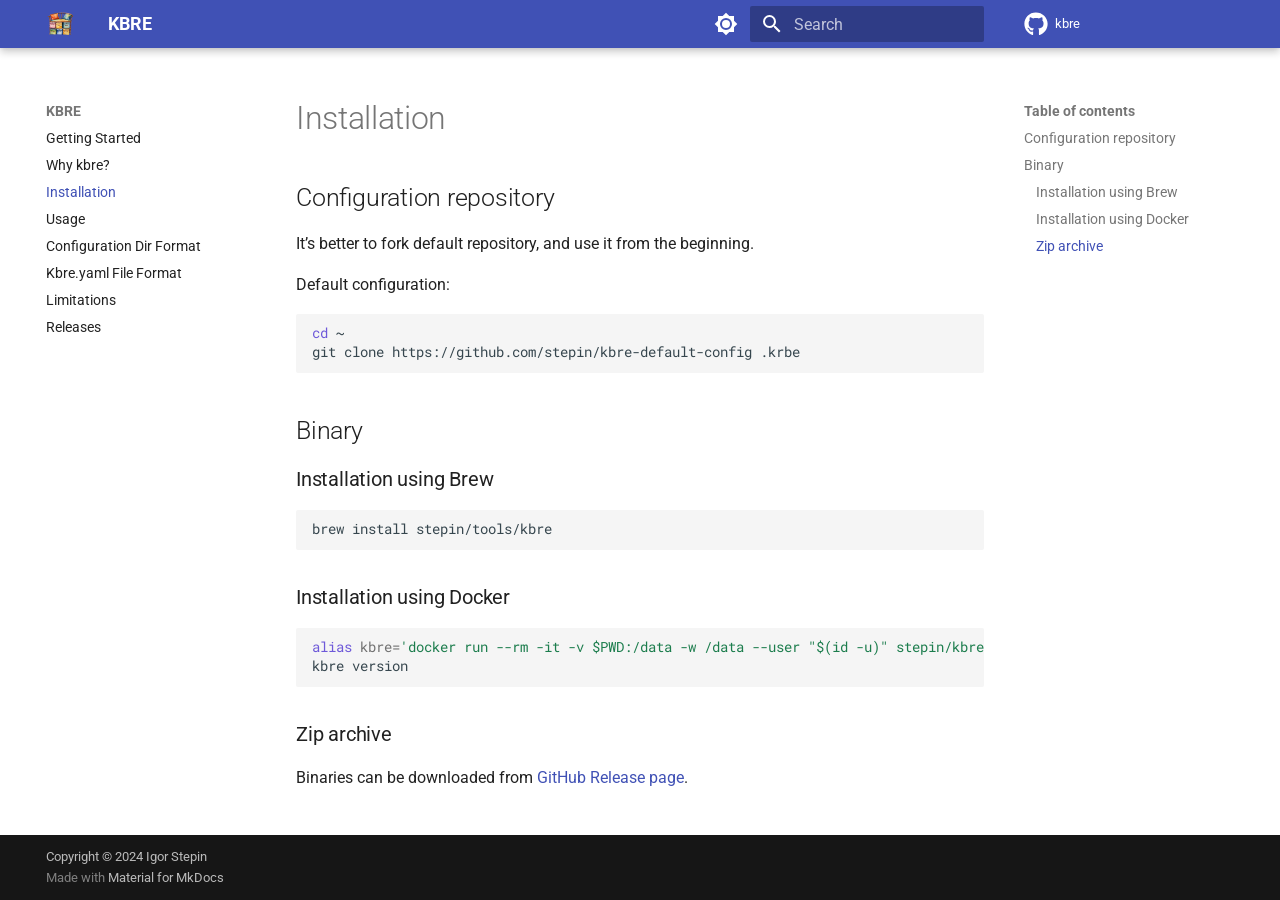
<file: installation/index.html>
<!doctype html>
<html lang="en" class="no-js">
  <head>
    
      <meta charset="utf-8">
      <meta name="viewport" content="width=device-width,initial-scale=1">
      
        <meta name="description" content="Automates generation and update of project files for Gradle and other tools.">
      
      
        <meta name="author" content="Igor Stepin">
      
      
      
        <link rel="prev" href="../why/">
      
      
        <link rel="next" href="../usage/">
      
      
      <link rel="icon" href="../img/chair-logo-64.png">
      <meta name="generator" content="mkdocs-1.6.0, mkdocs-material-9.5.31">
    
    
      
        <title>Installation - KBRE</title>
      
    
    
      <link rel="stylesheet" href="../assets/stylesheets/main.3cba04c6.min.css">
      
        
        <link rel="stylesheet" href="../assets/stylesheets/palette.06af60db.min.css">
      
      


    
    
      
    
    
      
        
        
        <link rel="preconnect" href="https://fonts.gstatic.com" crossorigin>
        <link rel="stylesheet" href="https://fonts.googleapis.com/css?family=Roboto:300,300i,400,400i,700,700i%7CRoboto+Mono:400,400i,700,700i&display=fallback">
        <style>:root{--md-text-font:"Roboto";--md-code-font:"Roboto Mono"}</style>
      
    
    
      <link rel="stylesheet" href="../css/custom.css">
    
    <script>__md_scope=new URL("..",location),__md_hash=e=>[...e].reduce((e,_)=>(e<<5)-e+_.charCodeAt(0),0),__md_get=(e,_=localStorage,t=__md_scope)=>JSON.parse(_.getItem(t.pathname+"."+e)),__md_set=(e,_,t=localStorage,a=__md_scope)=>{try{t.setItem(a.pathname+"."+e,JSON.stringify(_))}catch(e){}}</script>
    
      

    
    
    
  </head>
  
  
    
    
      
    
    
    
    
    <body dir="ltr" data-md-color-scheme="default" data-md-color-primary="indigo" data-md-color-accent="indigo">
  
    
    <input class="md-toggle" data-md-toggle="drawer" type="checkbox" id="__drawer" autocomplete="off">
    <input class="md-toggle" data-md-toggle="search" type="checkbox" id="__search" autocomplete="off">
    <label class="md-overlay" for="__drawer"></label>
    <div data-md-component="skip">
      
        
        <a href="#installation" class="md-skip">
          Skip to content
        </a>
      
    </div>
    <div data-md-component="announce">
      
    </div>
    
    
      

  

<header class="md-header md-header--shadow" data-md-component="header">
  <nav class="md-header__inner md-grid" aria-label="Header">
    <a href=".." title="KBRE" class="md-header__button md-logo" aria-label="KBRE" data-md-component="logo">
      
  <img src="../img/chair-logo.png" alt="logo">

    </a>
    <label class="md-header__button md-icon" for="__drawer">
      
      <svg xmlns="http://www.w3.org/2000/svg" viewBox="0 0 24 24"><path d="M3 6h18v2H3V6m0 5h18v2H3v-2m0 5h18v2H3v-2Z"/></svg>
    </label>
    <div class="md-header__title" data-md-component="header-title">
      <div class="md-header__ellipsis">
        <div class="md-header__topic">
          <span class="md-ellipsis">
            KBRE
          </span>
        </div>
        <div class="md-header__topic" data-md-component="header-topic">
          <span class="md-ellipsis">
            
              Installation
            
          </span>
        </div>
      </div>
    </div>
    
      
        <form class="md-header__option" data-md-component="palette">
  
    
    
    
    <input class="md-option" data-md-color-media="(prefers-color-scheme: light)" data-md-color-scheme="default" data-md-color-primary="indigo" data-md-color-accent="indigo"  aria-label="Switch to dark mode"  type="radio" name="__palette" id="__palette_0">
    
      <label class="md-header__button md-icon" title="Switch to dark mode" for="__palette_1" hidden>
        <svg xmlns="http://www.w3.org/2000/svg" viewBox="0 0 24 24"><path d="M12 8a4 4 0 0 0-4 4 4 4 0 0 0 4 4 4 4 0 0 0 4-4 4 4 0 0 0-4-4m0 10a6 6 0 0 1-6-6 6 6 0 0 1 6-6 6 6 0 0 1 6 6 6 6 0 0 1-6 6m8-9.31V4h-4.69L12 .69 8.69 4H4v4.69L.69 12 4 15.31V20h4.69L12 23.31 15.31 20H20v-4.69L23.31 12 20 8.69Z"/></svg>
      </label>
    
  
    
    
    
    <input class="md-option" data-md-color-media="(prefers-color-scheme: dark)" data-md-color-scheme="slate" data-md-color-primary="indigo" data-md-color-accent="indigo"  aria-label="Switch to light mode"  type="radio" name="__palette" id="__palette_1">
    
      <label class="md-header__button md-icon" title="Switch to light mode" for="__palette_0" hidden>
        <svg xmlns="http://www.w3.org/2000/svg" viewBox="0 0 24 24"><path d="M12 18c-.89 0-1.74-.2-2.5-.55C11.56 16.5 13 14.42 13 12c0-2.42-1.44-4.5-3.5-5.45C10.26 6.2 11.11 6 12 6a6 6 0 0 1 6 6 6 6 0 0 1-6 6m8-9.31V4h-4.69L12 .69 8.69 4H4v4.69L.69 12 4 15.31V20h4.69L12 23.31 15.31 20H20v-4.69L23.31 12 20 8.69Z"/></svg>
      </label>
    
  
</form>
      
    
    
      <script>var media,input,key,value,palette=__md_get("__palette");if(palette&&palette.color){"(prefers-color-scheme)"===palette.color.media&&(media=matchMedia("(prefers-color-scheme: light)"),input=document.querySelector(media.matches?"[data-md-color-media='(prefers-color-scheme: light)']":"[data-md-color-media='(prefers-color-scheme: dark)']"),palette.color.media=input.getAttribute("data-md-color-media"),palette.color.scheme=input.getAttribute("data-md-color-scheme"),palette.color.primary=input.getAttribute("data-md-color-primary"),palette.color.accent=input.getAttribute("data-md-color-accent"));for([key,value]of Object.entries(palette.color))document.body.setAttribute("data-md-color-"+key,value)}</script>
    
    
    
      <label class="md-header__button md-icon" for="__search">
        
        <svg xmlns="http://www.w3.org/2000/svg" viewBox="0 0 24 24"><path d="M9.5 3A6.5 6.5 0 0 1 16 9.5c0 1.61-.59 3.09-1.56 4.23l.27.27h.79l5 5-1.5 1.5-5-5v-.79l-.27-.27A6.516 6.516 0 0 1 9.5 16 6.5 6.5 0 0 1 3 9.5 6.5 6.5 0 0 1 9.5 3m0 2C7 5 5 7 5 9.5S7 14 9.5 14 14 12 14 9.5 12 5 9.5 5Z"/></svg>
      </label>
      <div class="md-search" data-md-component="search" role="dialog">
  <label class="md-search__overlay" for="__search"></label>
  <div class="md-search__inner" role="search">
    <form class="md-search__form" name="search">
      <input type="text" class="md-search__input" name="query" aria-label="Search" placeholder="Search" autocapitalize="off" autocorrect="off" autocomplete="off" spellcheck="false" data-md-component="search-query" required>
      <label class="md-search__icon md-icon" for="__search">
        
        <svg xmlns="http://www.w3.org/2000/svg" viewBox="0 0 24 24"><path d="M9.5 3A6.5 6.5 0 0 1 16 9.5c0 1.61-.59 3.09-1.56 4.23l.27.27h.79l5 5-1.5 1.5-5-5v-.79l-.27-.27A6.516 6.516 0 0 1 9.5 16 6.5 6.5 0 0 1 3 9.5 6.5 6.5 0 0 1 9.5 3m0 2C7 5 5 7 5 9.5S7 14 9.5 14 14 12 14 9.5 12 5 9.5 5Z"/></svg>
        
        <svg xmlns="http://www.w3.org/2000/svg" viewBox="0 0 24 24"><path d="M20 11v2H8l5.5 5.5-1.42 1.42L4.16 12l7.92-7.92L13.5 5.5 8 11h12Z"/></svg>
      </label>
      <nav class="md-search__options" aria-label="Search">
        
        <button type="reset" class="md-search__icon md-icon" title="Clear" aria-label="Clear" tabindex="-1">
          
          <svg xmlns="http://www.w3.org/2000/svg" viewBox="0 0 24 24"><path d="M19 6.41 17.59 5 12 10.59 6.41 5 5 6.41 10.59 12 5 17.59 6.41 19 12 13.41 17.59 19 19 17.59 13.41 12 19 6.41Z"/></svg>
        </button>
      </nav>
      
    </form>
    <div class="md-search__output">
      <div class="md-search__scrollwrap" tabindex="0" data-md-scrollfix>
        <div class="md-search-result" data-md-component="search-result">
          <div class="md-search-result__meta">
            Initializing search
          </div>
          <ol class="md-search-result__list" role="presentation"></ol>
        </div>
      </div>
    </div>
  </div>
</div>
    
    
      <div class="md-header__source">
        <a href="https://github.com/stepin/kbre" title="Go to repository" class="md-source" data-md-component="source">
  <div class="md-source__icon md-icon">
    
    <svg xmlns="http://www.w3.org/2000/svg" viewBox="0 0 496 512"><!--! Font Awesome Free 6.6.0 by @fontawesome - https://fontawesome.com License - https://fontawesome.com/license/free (Icons: CC BY 4.0, Fonts: SIL OFL 1.1, Code: MIT License) Copyright 2024 Fonticons, Inc.--><path d="M165.9 397.4c0 2-2.3 3.6-5.2 3.6-3.3.3-5.6-1.3-5.6-3.6 0-2 2.3-3.6 5.2-3.6 3-.3 5.6 1.3 5.6 3.6zm-31.1-4.5c-.7 2 1.3 4.3 4.3 4.9 2.6 1 5.6 0 6.2-2s-1.3-4.3-4.3-5.2c-2.6-.7-5.5.3-6.2 2.3zm44.2-1.7c-2.9.7-4.9 2.6-4.6 4.9.3 2 2.9 3.3 5.9 2.6 2.9-.7 4.9-2.6 4.6-4.6-.3-1.9-3-3.2-5.9-2.9zM244.8 8C106.1 8 0 113.3 0 252c0 110.9 69.8 205.8 169.5 239.2 12.8 2.3 17.3-5.6 17.3-12.1 0-6.2-.3-40.4-.3-61.4 0 0-70 15-84.7-29.8 0 0-11.4-29.1-27.8-36.6 0 0-22.9-15.7 1.6-15.4 0 0 24.9 2 38.6 25.8 21.9 38.6 58.6 27.5 72.9 20.9 2.3-16 8.8-27.1 16-33.7-55.9-6.2-112.3-14.3-112.3-110.5 0-27.5 7.6-41.3 23.6-58.9-2.6-6.5-11.1-33.3 2.6-67.9 20.9-6.5 69 27 69 27 20-5.6 41.5-8.5 62.8-8.5s42.8 2.9 62.8 8.5c0 0 48.1-33.6 69-27 13.7 34.7 5.2 61.4 2.6 67.9 16 17.7 25.8 31.5 25.8 58.9 0 96.5-58.9 104.2-114.8 110.5 9.2 7.9 17 22.9 17 46.4 0 33.7-.3 75.4-.3 83.6 0 6.5 4.6 14.4 17.3 12.1C428.2 457.8 496 362.9 496 252 496 113.3 383.5 8 244.8 8zM97.2 352.9c-1.3 1-1 3.3.7 5.2 1.6 1.6 3.9 2.3 5.2 1 1.3-1 1-3.3-.7-5.2-1.6-1.6-3.9-2.3-5.2-1zm-10.8-8.1c-.7 1.3.3 2.9 2.3 3.9 1.6 1 3.6.7 4.3-.7.7-1.3-.3-2.9-2.3-3.9-2-.6-3.6-.3-4.3.7zm32.4 35.6c-1.6 1.3-1 4.3 1.3 6.2 2.3 2.3 5.2 2.6 6.5 1 1.3-1.3.7-4.3-1.3-6.2-2.2-2.3-5.2-2.6-6.5-1zm-11.4-14.7c-1.6 1-1.6 3.6 0 5.9 1.6 2.3 4.3 3.3 5.6 2.3 1.6-1.3 1.6-3.9 0-6.2-1.4-2.3-4-3.3-5.6-2z"/></svg>
  </div>
  <div class="md-source__repository">
    kbre
  </div>
</a>
      </div>
    
  </nav>
  
</header>
    
    <div class="md-container" data-md-component="container">
      
      
        
          
        
      
      <main class="md-main" data-md-component="main">
        <div class="md-main__inner md-grid">
          
            
              
              <div class="md-sidebar md-sidebar--primary" data-md-component="sidebar" data-md-type="navigation" >
                <div class="md-sidebar__scrollwrap">
                  <div class="md-sidebar__inner">
                    



<nav class="md-nav md-nav--primary" aria-label="Navigation" data-md-level="0">
  <label class="md-nav__title" for="__drawer">
    <a href=".." title="KBRE" class="md-nav__button md-logo" aria-label="KBRE" data-md-component="logo">
      
  <img src="../img/chair-logo.png" alt="logo">

    </a>
    KBRE
  </label>
  
    <div class="md-nav__source">
      <a href="https://github.com/stepin/kbre" title="Go to repository" class="md-source" data-md-component="source">
  <div class="md-source__icon md-icon">
    
    <svg xmlns="http://www.w3.org/2000/svg" viewBox="0 0 496 512"><!--! Font Awesome Free 6.6.0 by @fontawesome - https://fontawesome.com License - https://fontawesome.com/license/free (Icons: CC BY 4.0, Fonts: SIL OFL 1.1, Code: MIT License) Copyright 2024 Fonticons, Inc.--><path d="M165.9 397.4c0 2-2.3 3.6-5.2 3.6-3.3.3-5.6-1.3-5.6-3.6 0-2 2.3-3.6 5.2-3.6 3-.3 5.6 1.3 5.6 3.6zm-31.1-4.5c-.7 2 1.3 4.3 4.3 4.9 2.6 1 5.6 0 6.2-2s-1.3-4.3-4.3-5.2c-2.6-.7-5.5.3-6.2 2.3zm44.2-1.7c-2.9.7-4.9 2.6-4.6 4.9.3 2 2.9 3.3 5.9 2.6 2.9-.7 4.9-2.6 4.6-4.6-.3-1.9-3-3.2-5.9-2.9zM244.8 8C106.1 8 0 113.3 0 252c0 110.9 69.8 205.8 169.5 239.2 12.8 2.3 17.3-5.6 17.3-12.1 0-6.2-.3-40.4-.3-61.4 0 0-70 15-84.7-29.8 0 0-11.4-29.1-27.8-36.6 0 0-22.9-15.7 1.6-15.4 0 0 24.9 2 38.6 25.8 21.9 38.6 58.6 27.5 72.9 20.9 2.3-16 8.8-27.1 16-33.7-55.9-6.2-112.3-14.3-112.3-110.5 0-27.5 7.6-41.3 23.6-58.9-2.6-6.5-11.1-33.3 2.6-67.9 20.9-6.5 69 27 69 27 20-5.6 41.5-8.5 62.8-8.5s42.8 2.9 62.8 8.5c0 0 48.1-33.6 69-27 13.7 34.7 5.2 61.4 2.6 67.9 16 17.7 25.8 31.5 25.8 58.9 0 96.5-58.9 104.2-114.8 110.5 9.2 7.9 17 22.9 17 46.4 0 33.7-.3 75.4-.3 83.6 0 6.5 4.6 14.4 17.3 12.1C428.2 457.8 496 362.9 496 252 496 113.3 383.5 8 244.8 8zM97.2 352.9c-1.3 1-1 3.3.7 5.2 1.6 1.6 3.9 2.3 5.2 1 1.3-1 1-3.3-.7-5.2-1.6-1.6-3.9-2.3-5.2-1zm-10.8-8.1c-.7 1.3.3 2.9 2.3 3.9 1.6 1 3.6.7 4.3-.7.7-1.3-.3-2.9-2.3-3.9-2-.6-3.6-.3-4.3.7zm32.4 35.6c-1.6 1.3-1 4.3 1.3 6.2 2.3 2.3 5.2 2.6 6.5 1 1.3-1.3.7-4.3-1.3-6.2-2.2-2.3-5.2-2.6-6.5-1zm-11.4-14.7c-1.6 1-1.6 3.6 0 5.9 1.6 2.3 4.3 3.3 5.6 2.3 1.6-1.3 1.6-3.9 0-6.2-1.4-2.3-4-3.3-5.6-2z"/></svg>
  </div>
  <div class="md-source__repository">
    kbre
  </div>
</a>
    </div>
  
  <ul class="md-nav__list" data-md-scrollfix>
    
      
      
  
  
  
  
    <li class="md-nav__item">
      <a href=".." class="md-nav__link">
        
  
  <span class="md-ellipsis">
    Getting Started
  </span>
  

      </a>
    </li>
  

    
      
      
  
  
  
  
    <li class="md-nav__item">
      <a href="../why/" class="md-nav__link">
        
  
  <span class="md-ellipsis">
    Why kbre?
  </span>
  

      </a>
    </li>
  

    
      
      
  
  
    
  
  
  
    <li class="md-nav__item md-nav__item--active">
      
      <input class="md-nav__toggle md-toggle" type="checkbox" id="__toc">
      
      
        
      
      
        <label class="md-nav__link md-nav__link--active" for="__toc">
          
  
  <span class="md-ellipsis">
    Installation
  </span>
  

          <span class="md-nav__icon md-icon"></span>
        </label>
      
      <a href="./" class="md-nav__link md-nav__link--active">
        
  
  <span class="md-ellipsis">
    Installation
  </span>
  

      </a>
      
        

<nav class="md-nav md-nav--secondary" aria-label="Table of contents">
  
  
  
    
  
  
    <label class="md-nav__title" for="__toc">
      <span class="md-nav__icon md-icon"></span>
      Table of contents
    </label>
    <ul class="md-nav__list" data-md-component="toc" data-md-scrollfix>
      
        <li class="md-nav__item">
  <a href="#configuration-repository" class="md-nav__link">
    <span class="md-ellipsis">
      Configuration repository
    </span>
  </a>
  
</li>
      
        <li class="md-nav__item">
  <a href="#binary" class="md-nav__link">
    <span class="md-ellipsis">
      Binary
    </span>
  </a>
  
    <nav class="md-nav" aria-label="Binary">
      <ul class="md-nav__list">
        
          <li class="md-nav__item">
  <a href="#installation-using-brew" class="md-nav__link">
    <span class="md-ellipsis">
      Installation using Brew
    </span>
  </a>
  
</li>
        
          <li class="md-nav__item">
  <a href="#installation-using-docker" class="md-nav__link">
    <span class="md-ellipsis">
      Installation using Docker
    </span>
  </a>
  
</li>
        
          <li class="md-nav__item">
  <a href="#zip-archive" class="md-nav__link">
    <span class="md-ellipsis">
      Zip archive
    </span>
  </a>
  
</li>
        
      </ul>
    </nav>
  
</li>
      
    </ul>
  
</nav>
      
    </li>
  

    
      
      
  
  
  
  
    <li class="md-nav__item">
      <a href="../usage/" class="md-nav__link">
        
  
  <span class="md-ellipsis">
    Usage
  </span>
  

      </a>
    </li>
  

    
      
      
  
  
  
  
    <li class="md-nav__item">
      <a href="../configDirFormat/" class="md-nav__link">
        
  
  <span class="md-ellipsis">
    Configuration Dir Format
  </span>
  

      </a>
    </li>
  

    
      
      
  
  
  
  
    <li class="md-nav__item">
      <a href="../kbreFileFormat/" class="md-nav__link">
        
  
  <span class="md-ellipsis">
    Kbre.yaml File Format
  </span>
  

      </a>
    </li>
  

    
      
      
  
  
  
  
    <li class="md-nav__item">
      <a href="../limitations/" class="md-nav__link">
        
  
  <span class="md-ellipsis">
    Limitations
  </span>
  

      </a>
    </li>
  

    
      
      
  
  
  
  
    <li class="md-nav__item">
      <a href="../changelog/" class="md-nav__link">
        
  
  <span class="md-ellipsis">
    Releases
  </span>
  

      </a>
    </li>
  

    
  </ul>
</nav>
                  </div>
                </div>
              </div>
            
            
              
              <div class="md-sidebar md-sidebar--secondary" data-md-component="sidebar" data-md-type="toc" >
                <div class="md-sidebar__scrollwrap">
                  <div class="md-sidebar__inner">
                    

<nav class="md-nav md-nav--secondary" aria-label="Table of contents">
  
  
  
    
  
  
    <label class="md-nav__title" for="__toc">
      <span class="md-nav__icon md-icon"></span>
      Table of contents
    </label>
    <ul class="md-nav__list" data-md-component="toc" data-md-scrollfix>
      
        <li class="md-nav__item">
  <a href="#configuration-repository" class="md-nav__link">
    <span class="md-ellipsis">
      Configuration repository
    </span>
  </a>
  
</li>
      
        <li class="md-nav__item">
  <a href="#binary" class="md-nav__link">
    <span class="md-ellipsis">
      Binary
    </span>
  </a>
  
    <nav class="md-nav" aria-label="Binary">
      <ul class="md-nav__list">
        
          <li class="md-nav__item">
  <a href="#installation-using-brew" class="md-nav__link">
    <span class="md-ellipsis">
      Installation using Brew
    </span>
  </a>
  
</li>
        
          <li class="md-nav__item">
  <a href="#installation-using-docker" class="md-nav__link">
    <span class="md-ellipsis">
      Installation using Docker
    </span>
  </a>
  
</li>
        
          <li class="md-nav__item">
  <a href="#zip-archive" class="md-nav__link">
    <span class="md-ellipsis">
      Zip archive
    </span>
  </a>
  
</li>
        
      </ul>
    </nav>
  
</li>
      
    </ul>
  
</nav>
                  </div>
                </div>
              </div>
            
          
          
            <div class="md-content" data-md-component="content">
              <article class="md-content__inner md-typeset">
                
                  

  
  


<h1 id="installation">Installation<a class="headerlink" href="#installation" title="Permanent link">&para;</a></h1>
<h2 id="configuration-repository">Configuration repository<a class="headerlink" href="#configuration-repository" title="Permanent link">&para;</a></h2>
<p>It&rsquo;s better to fork default repository, and use it from the beginning.</p>
<p>Default configuration:
<div class="highlight"><pre><span></span><code><span class="nb">cd</span><span class="w"> </span>~
git<span class="w"> </span>clone<span class="w"> </span>https://github.com/stepin/kbre-default-config<span class="w"> </span>.krbe
</code></pre></div></p>
<h2 id="binary">Binary<a class="headerlink" href="#binary" title="Permanent link">&para;</a></h2>
<h3 id="installation-using-brew">Installation using Brew<a class="headerlink" href="#installation-using-brew" title="Permanent link">&para;</a></h3>
<div class="highlight"><pre><span></span><code>brew<span class="w"> </span>install<span class="w"> </span>stepin/tools/kbre
</code></pre></div>
<h3 id="installation-using-docker">Installation using Docker<a class="headerlink" href="#installation-using-docker" title="Permanent link">&para;</a></h3>
<div class="highlight"><pre><span></span><code><span class="nb">alias</span><span class="w"> </span><span class="nv">kbre</span><span class="o">=</span><span class="s1">&#39;docker run --rm -it -v $PWD:/data -w /data --user &quot;$(id -u)&quot; stepin/kbre&#39;</span>
kbre<span class="w"> </span>version
</code></pre></div>
<h3 id="zip-archive">Zip archive<a class="headerlink" href="#zip-archive" title="Permanent link">&para;</a></h3>
<p>Binaries can be downloaded from <a href="https://github.com/stepin/kbre/releases">GitHub Release page</a>.</p>












                
              </article>
            </div>
          
          
<script>var target=document.getElementById(location.hash.slice(1));target&&target.name&&(target.checked=target.name.startsWith("__tabbed_"))</script>
        </div>
        
      </main>
      
        <footer class="md-footer">
  
  <div class="md-footer-meta md-typeset">
    <div class="md-footer-meta__inner md-grid">
      <div class="md-copyright">
  
    <div class="md-copyright__highlight">
      Copyright &copy; 2024 Igor Stepin
    </div>
  
  
    Made with
    <a href="https://squidfunk.github.io/mkdocs-material/" target="_blank" rel="noopener">
      Material for MkDocs
    </a>
  
</div>
      
    </div>
  </div>
</footer>
      
    </div>
    <div class="md-dialog" data-md-component="dialog">
      <div class="md-dialog__inner md-typeset"></div>
    </div>
    
    
    <script id="__config" type="application/json">{"base": "..", "features": [], "search": "../assets/javascripts/workers/search.b8dbb3d2.min.js", "translations": {"clipboard.copied": "Copied to clipboard", "clipboard.copy": "Copy to clipboard", "search.result.more.one": "1 more on this page", "search.result.more.other": "# more on this page", "search.result.none": "No matching documents", "search.result.one": "1 matching document", "search.result.other": "# matching documents", "search.result.placeholder": "Type to start searching", "search.result.term.missing": "Missing", "select.version": "Select version"}}</script>
    
    
      <script src="../assets/javascripts/bundle.fe8b6f2b.min.js"></script>
      
    
  </body>
</html>
</file>
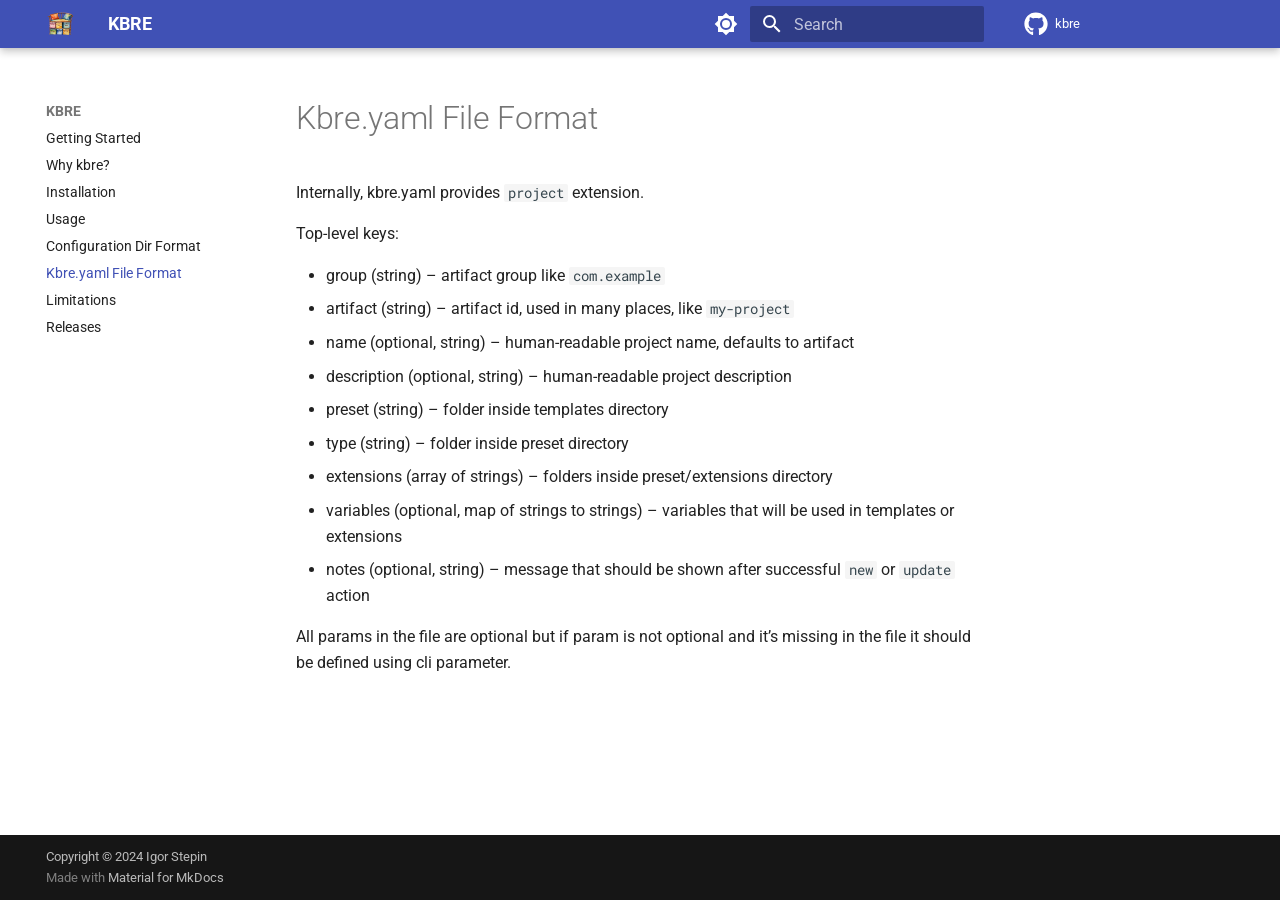
<file: kbreFileFormat/index.html>
<!doctype html>
<html lang="en" class="no-js">
  <head>
    
      <meta charset="utf-8">
      <meta name="viewport" content="width=device-width,initial-scale=1">
      
        <meta name="description" content="Automates generation and update of project files for Gradle and other tools.">
      
      
        <meta name="author" content="Igor Stepin">
      
      
      
        <link rel="prev" href="../configDirFormat/">
      
      
        <link rel="next" href="../limitations/">
      
      
      <link rel="icon" href="../img/chair-logo-64.png">
      <meta name="generator" content="mkdocs-1.6.0, mkdocs-material-9.5.31">
    
    
      
        <title>Kbre.yaml File Format - KBRE</title>
      
    
    
      <link rel="stylesheet" href="../assets/stylesheets/main.3cba04c6.min.css">
      
        
        <link rel="stylesheet" href="../assets/stylesheets/palette.06af60db.min.css">
      
      


    
    
      
    
    
      
        
        
        <link rel="preconnect" href="https://fonts.gstatic.com" crossorigin>
        <link rel="stylesheet" href="https://fonts.googleapis.com/css?family=Roboto:300,300i,400,400i,700,700i%7CRoboto+Mono:400,400i,700,700i&display=fallback">
        <style>:root{--md-text-font:"Roboto";--md-code-font:"Roboto Mono"}</style>
      
    
    
      <link rel="stylesheet" href="../css/custom.css">
    
    <script>__md_scope=new URL("..",location),__md_hash=e=>[...e].reduce((e,_)=>(e<<5)-e+_.charCodeAt(0),0),__md_get=(e,_=localStorage,t=__md_scope)=>JSON.parse(_.getItem(t.pathname+"."+e)),__md_set=(e,_,t=localStorage,a=__md_scope)=>{try{t.setItem(a.pathname+"."+e,JSON.stringify(_))}catch(e){}}</script>
    
      

    
    
    
  </head>
  
  
    
    
      
    
    
    
    
    <body dir="ltr" data-md-color-scheme="default" data-md-color-primary="indigo" data-md-color-accent="indigo">
  
    
    <input class="md-toggle" data-md-toggle="drawer" type="checkbox" id="__drawer" autocomplete="off">
    <input class="md-toggle" data-md-toggle="search" type="checkbox" id="__search" autocomplete="off">
    <label class="md-overlay" for="__drawer"></label>
    <div data-md-component="skip">
      
        
        <a href="#kbreyaml-file-format" class="md-skip">
          Skip to content
        </a>
      
    </div>
    <div data-md-component="announce">
      
    </div>
    
    
      

  

<header class="md-header md-header--shadow" data-md-component="header">
  <nav class="md-header__inner md-grid" aria-label="Header">
    <a href=".." title="KBRE" class="md-header__button md-logo" aria-label="KBRE" data-md-component="logo">
      
  <img src="../img/chair-logo.png" alt="logo">

    </a>
    <label class="md-header__button md-icon" for="__drawer">
      
      <svg xmlns="http://www.w3.org/2000/svg" viewBox="0 0 24 24"><path d="M3 6h18v2H3V6m0 5h18v2H3v-2m0 5h18v2H3v-2Z"/></svg>
    </label>
    <div class="md-header__title" data-md-component="header-title">
      <div class="md-header__ellipsis">
        <div class="md-header__topic">
          <span class="md-ellipsis">
            KBRE
          </span>
        </div>
        <div class="md-header__topic" data-md-component="header-topic">
          <span class="md-ellipsis">
            
              Kbre.yaml File Format
            
          </span>
        </div>
      </div>
    </div>
    
      
        <form class="md-header__option" data-md-component="palette">
  
    
    
    
    <input class="md-option" data-md-color-media="(prefers-color-scheme: light)" data-md-color-scheme="default" data-md-color-primary="indigo" data-md-color-accent="indigo"  aria-label="Switch to dark mode"  type="radio" name="__palette" id="__palette_0">
    
      <label class="md-header__button md-icon" title="Switch to dark mode" for="__palette_1" hidden>
        <svg xmlns="http://www.w3.org/2000/svg" viewBox="0 0 24 24"><path d="M12 8a4 4 0 0 0-4 4 4 4 0 0 0 4 4 4 4 0 0 0 4-4 4 4 0 0 0-4-4m0 10a6 6 0 0 1-6-6 6 6 0 0 1 6-6 6 6 0 0 1 6 6 6 6 0 0 1-6 6m8-9.31V4h-4.69L12 .69 8.69 4H4v4.69L.69 12 4 15.31V20h4.69L12 23.31 15.31 20H20v-4.69L23.31 12 20 8.69Z"/></svg>
      </label>
    
  
    
    
    
    <input class="md-option" data-md-color-media="(prefers-color-scheme: dark)" data-md-color-scheme="slate" data-md-color-primary="indigo" data-md-color-accent="indigo"  aria-label="Switch to light mode"  type="radio" name="__palette" id="__palette_1">
    
      <label class="md-header__button md-icon" title="Switch to light mode" for="__palette_0" hidden>
        <svg xmlns="http://www.w3.org/2000/svg" viewBox="0 0 24 24"><path d="M12 18c-.89 0-1.74-.2-2.5-.55C11.56 16.5 13 14.42 13 12c0-2.42-1.44-4.5-3.5-5.45C10.26 6.2 11.11 6 12 6a6 6 0 0 1 6 6 6 6 0 0 1-6 6m8-9.31V4h-4.69L12 .69 8.69 4H4v4.69L.69 12 4 15.31V20h4.69L12 23.31 15.31 20H20v-4.69L23.31 12 20 8.69Z"/></svg>
      </label>
    
  
</form>
      
    
    
      <script>var media,input,key,value,palette=__md_get("__palette");if(palette&&palette.color){"(prefers-color-scheme)"===palette.color.media&&(media=matchMedia("(prefers-color-scheme: light)"),input=document.querySelector(media.matches?"[data-md-color-media='(prefers-color-scheme: light)']":"[data-md-color-media='(prefers-color-scheme: dark)']"),palette.color.media=input.getAttribute("data-md-color-media"),palette.color.scheme=input.getAttribute("data-md-color-scheme"),palette.color.primary=input.getAttribute("data-md-color-primary"),palette.color.accent=input.getAttribute("data-md-color-accent"));for([key,value]of Object.entries(palette.color))document.body.setAttribute("data-md-color-"+key,value)}</script>
    
    
    
      <label class="md-header__button md-icon" for="__search">
        
        <svg xmlns="http://www.w3.org/2000/svg" viewBox="0 0 24 24"><path d="M9.5 3A6.5 6.5 0 0 1 16 9.5c0 1.61-.59 3.09-1.56 4.23l.27.27h.79l5 5-1.5 1.5-5-5v-.79l-.27-.27A6.516 6.516 0 0 1 9.5 16 6.5 6.5 0 0 1 3 9.5 6.5 6.5 0 0 1 9.5 3m0 2C7 5 5 7 5 9.5S7 14 9.5 14 14 12 14 9.5 12 5 9.5 5Z"/></svg>
      </label>
      <div class="md-search" data-md-component="search" role="dialog">
  <label class="md-search__overlay" for="__search"></label>
  <div class="md-search__inner" role="search">
    <form class="md-search__form" name="search">
      <input type="text" class="md-search__input" name="query" aria-label="Search" placeholder="Search" autocapitalize="off" autocorrect="off" autocomplete="off" spellcheck="false" data-md-component="search-query" required>
      <label class="md-search__icon md-icon" for="__search">
        
        <svg xmlns="http://www.w3.org/2000/svg" viewBox="0 0 24 24"><path d="M9.5 3A6.5 6.5 0 0 1 16 9.5c0 1.61-.59 3.09-1.56 4.23l.27.27h.79l5 5-1.5 1.5-5-5v-.79l-.27-.27A6.516 6.516 0 0 1 9.5 16 6.5 6.5 0 0 1 3 9.5 6.5 6.5 0 0 1 9.5 3m0 2C7 5 5 7 5 9.5S7 14 9.5 14 14 12 14 9.5 12 5 9.5 5Z"/></svg>
        
        <svg xmlns="http://www.w3.org/2000/svg" viewBox="0 0 24 24"><path d="M20 11v2H8l5.5 5.5-1.42 1.42L4.16 12l7.92-7.92L13.5 5.5 8 11h12Z"/></svg>
      </label>
      <nav class="md-search__options" aria-label="Search">
        
        <button type="reset" class="md-search__icon md-icon" title="Clear" aria-label="Clear" tabindex="-1">
          
          <svg xmlns="http://www.w3.org/2000/svg" viewBox="0 0 24 24"><path d="M19 6.41 17.59 5 12 10.59 6.41 5 5 6.41 10.59 12 5 17.59 6.41 19 12 13.41 17.59 19 19 17.59 13.41 12 19 6.41Z"/></svg>
        </button>
      </nav>
      
    </form>
    <div class="md-search__output">
      <div class="md-search__scrollwrap" tabindex="0" data-md-scrollfix>
        <div class="md-search-result" data-md-component="search-result">
          <div class="md-search-result__meta">
            Initializing search
          </div>
          <ol class="md-search-result__list" role="presentation"></ol>
        </div>
      </div>
    </div>
  </div>
</div>
    
    
      <div class="md-header__source">
        <a href="https://github.com/stepin/kbre" title="Go to repository" class="md-source" data-md-component="source">
  <div class="md-source__icon md-icon">
    
    <svg xmlns="http://www.w3.org/2000/svg" viewBox="0 0 496 512"><!--! Font Awesome Free 6.6.0 by @fontawesome - https://fontawesome.com License - https://fontawesome.com/license/free (Icons: CC BY 4.0, Fonts: SIL OFL 1.1, Code: MIT License) Copyright 2024 Fonticons, Inc.--><path d="M165.9 397.4c0 2-2.3 3.6-5.2 3.6-3.3.3-5.6-1.3-5.6-3.6 0-2 2.3-3.6 5.2-3.6 3-.3 5.6 1.3 5.6 3.6zm-31.1-4.5c-.7 2 1.3 4.3 4.3 4.9 2.6 1 5.6 0 6.2-2s-1.3-4.3-4.3-5.2c-2.6-.7-5.5.3-6.2 2.3zm44.2-1.7c-2.9.7-4.9 2.6-4.6 4.9.3 2 2.9 3.3 5.9 2.6 2.9-.7 4.9-2.6 4.6-4.6-.3-1.9-3-3.2-5.9-2.9zM244.8 8C106.1 8 0 113.3 0 252c0 110.9 69.8 205.8 169.5 239.2 12.8 2.3 17.3-5.6 17.3-12.1 0-6.2-.3-40.4-.3-61.4 0 0-70 15-84.7-29.8 0 0-11.4-29.1-27.8-36.6 0 0-22.9-15.7 1.6-15.4 0 0 24.9 2 38.6 25.8 21.9 38.6 58.6 27.5 72.9 20.9 2.3-16 8.8-27.1 16-33.7-55.9-6.2-112.3-14.3-112.3-110.5 0-27.5 7.6-41.3 23.6-58.9-2.6-6.5-11.1-33.3 2.6-67.9 20.9-6.5 69 27 69 27 20-5.6 41.5-8.5 62.8-8.5s42.8 2.9 62.8 8.5c0 0 48.1-33.6 69-27 13.7 34.7 5.2 61.4 2.6 67.9 16 17.7 25.8 31.5 25.8 58.9 0 96.5-58.9 104.2-114.8 110.5 9.2 7.9 17 22.9 17 46.4 0 33.7-.3 75.4-.3 83.6 0 6.5 4.6 14.4 17.3 12.1C428.2 457.8 496 362.9 496 252 496 113.3 383.5 8 244.8 8zM97.2 352.9c-1.3 1-1 3.3.7 5.2 1.6 1.6 3.9 2.3 5.2 1 1.3-1 1-3.3-.7-5.2-1.6-1.6-3.9-2.3-5.2-1zm-10.8-8.1c-.7 1.3.3 2.9 2.3 3.9 1.6 1 3.6.7 4.3-.7.7-1.3-.3-2.9-2.3-3.9-2-.6-3.6-.3-4.3.7zm32.4 35.6c-1.6 1.3-1 4.3 1.3 6.2 2.3 2.3 5.2 2.6 6.5 1 1.3-1.3.7-4.3-1.3-6.2-2.2-2.3-5.2-2.6-6.5-1zm-11.4-14.7c-1.6 1-1.6 3.6 0 5.9 1.6 2.3 4.3 3.3 5.6 2.3 1.6-1.3 1.6-3.9 0-6.2-1.4-2.3-4-3.3-5.6-2z"/></svg>
  </div>
  <div class="md-source__repository">
    kbre
  </div>
</a>
      </div>
    
  </nav>
  
</header>
    
    <div class="md-container" data-md-component="container">
      
      
        
          
        
      
      <main class="md-main" data-md-component="main">
        <div class="md-main__inner md-grid">
          
            
              
              <div class="md-sidebar md-sidebar--primary" data-md-component="sidebar" data-md-type="navigation" >
                <div class="md-sidebar__scrollwrap">
                  <div class="md-sidebar__inner">
                    



<nav class="md-nav md-nav--primary" aria-label="Navigation" data-md-level="0">
  <label class="md-nav__title" for="__drawer">
    <a href=".." title="KBRE" class="md-nav__button md-logo" aria-label="KBRE" data-md-component="logo">
      
  <img src="../img/chair-logo.png" alt="logo">

    </a>
    KBRE
  </label>
  
    <div class="md-nav__source">
      <a href="https://github.com/stepin/kbre" title="Go to repository" class="md-source" data-md-component="source">
  <div class="md-source__icon md-icon">
    
    <svg xmlns="http://www.w3.org/2000/svg" viewBox="0 0 496 512"><!--! Font Awesome Free 6.6.0 by @fontawesome - https://fontawesome.com License - https://fontawesome.com/license/free (Icons: CC BY 4.0, Fonts: SIL OFL 1.1, Code: MIT License) Copyright 2024 Fonticons, Inc.--><path d="M165.9 397.4c0 2-2.3 3.6-5.2 3.6-3.3.3-5.6-1.3-5.6-3.6 0-2 2.3-3.6 5.2-3.6 3-.3 5.6 1.3 5.6 3.6zm-31.1-4.5c-.7 2 1.3 4.3 4.3 4.9 2.6 1 5.6 0 6.2-2s-1.3-4.3-4.3-5.2c-2.6-.7-5.5.3-6.2 2.3zm44.2-1.7c-2.9.7-4.9 2.6-4.6 4.9.3 2 2.9 3.3 5.9 2.6 2.9-.7 4.9-2.6 4.6-4.6-.3-1.9-3-3.2-5.9-2.9zM244.8 8C106.1 8 0 113.3 0 252c0 110.9 69.8 205.8 169.5 239.2 12.8 2.3 17.3-5.6 17.3-12.1 0-6.2-.3-40.4-.3-61.4 0 0-70 15-84.7-29.8 0 0-11.4-29.1-27.8-36.6 0 0-22.9-15.7 1.6-15.4 0 0 24.9 2 38.6 25.8 21.9 38.6 58.6 27.5 72.9 20.9 2.3-16 8.8-27.1 16-33.7-55.9-6.2-112.3-14.3-112.3-110.5 0-27.5 7.6-41.3 23.6-58.9-2.6-6.5-11.1-33.3 2.6-67.9 20.9-6.5 69 27 69 27 20-5.6 41.5-8.5 62.8-8.5s42.8 2.9 62.8 8.5c0 0 48.1-33.6 69-27 13.7 34.7 5.2 61.4 2.6 67.9 16 17.7 25.8 31.5 25.8 58.9 0 96.5-58.9 104.2-114.8 110.5 9.2 7.9 17 22.9 17 46.4 0 33.7-.3 75.4-.3 83.6 0 6.5 4.6 14.4 17.3 12.1C428.2 457.8 496 362.9 496 252 496 113.3 383.5 8 244.8 8zM97.2 352.9c-1.3 1-1 3.3.7 5.2 1.6 1.6 3.9 2.3 5.2 1 1.3-1 1-3.3-.7-5.2-1.6-1.6-3.9-2.3-5.2-1zm-10.8-8.1c-.7 1.3.3 2.9 2.3 3.9 1.6 1 3.6.7 4.3-.7.7-1.3-.3-2.9-2.3-3.9-2-.6-3.6-.3-4.3.7zm32.4 35.6c-1.6 1.3-1 4.3 1.3 6.2 2.3 2.3 5.2 2.6 6.5 1 1.3-1.3.7-4.3-1.3-6.2-2.2-2.3-5.2-2.6-6.5-1zm-11.4-14.7c-1.6 1-1.6 3.6 0 5.9 1.6 2.3 4.3 3.3 5.6 2.3 1.6-1.3 1.6-3.9 0-6.2-1.4-2.3-4-3.3-5.6-2z"/></svg>
  </div>
  <div class="md-source__repository">
    kbre
  </div>
</a>
    </div>
  
  <ul class="md-nav__list" data-md-scrollfix>
    
      
      
  
  
  
  
    <li class="md-nav__item">
      <a href=".." class="md-nav__link">
        
  
  <span class="md-ellipsis">
    Getting Started
  </span>
  

      </a>
    </li>
  

    
      
      
  
  
  
  
    <li class="md-nav__item">
      <a href="../why/" class="md-nav__link">
        
  
  <span class="md-ellipsis">
    Why kbre?
  </span>
  

      </a>
    </li>
  

    
      
      
  
  
  
  
    <li class="md-nav__item">
      <a href="../installation/" class="md-nav__link">
        
  
  <span class="md-ellipsis">
    Installation
  </span>
  

      </a>
    </li>
  

    
      
      
  
  
  
  
    <li class="md-nav__item">
      <a href="../usage/" class="md-nav__link">
        
  
  <span class="md-ellipsis">
    Usage
  </span>
  

      </a>
    </li>
  

    
      
      
  
  
  
  
    <li class="md-nav__item">
      <a href="../configDirFormat/" class="md-nav__link">
        
  
  <span class="md-ellipsis">
    Configuration Dir Format
  </span>
  

      </a>
    </li>
  

    
      
      
  
  
    
  
  
  
    <li class="md-nav__item md-nav__item--active">
      
      <input class="md-nav__toggle md-toggle" type="checkbox" id="__toc">
      
      
        
      
      
      <a href="./" class="md-nav__link md-nav__link--active">
        
  
  <span class="md-ellipsis">
    Kbre.yaml File Format
  </span>
  

      </a>
      
    </li>
  

    
      
      
  
  
  
  
    <li class="md-nav__item">
      <a href="../limitations/" class="md-nav__link">
        
  
  <span class="md-ellipsis">
    Limitations
  </span>
  

      </a>
    </li>
  

    
      
      
  
  
  
  
    <li class="md-nav__item">
      <a href="../changelog/" class="md-nav__link">
        
  
  <span class="md-ellipsis">
    Releases
  </span>
  

      </a>
    </li>
  

    
  </ul>
</nav>
                  </div>
                </div>
              </div>
            
            
              
              <div class="md-sidebar md-sidebar--secondary" data-md-component="sidebar" data-md-type="toc" >
                <div class="md-sidebar__scrollwrap">
                  <div class="md-sidebar__inner">
                    

<nav class="md-nav md-nav--secondary" aria-label="Table of contents">
  
  
  
    
  
  
</nav>
                  </div>
                </div>
              </div>
            
          
          
            <div class="md-content" data-md-component="content">
              <article class="md-content__inner md-typeset">
                
                  

  
  


<h1 id="kbreyaml-file-format">Kbre.yaml File Format<a class="headerlink" href="#kbreyaml-file-format" title="Permanent link">&para;</a></h1>
<p>Internally, kbre.yaml provides <code>project</code> extension.</p>
<p>Top-level keys:</p>
<ul>
<li>group (string) &ndash; artifact group like <code>com.example</code></li>
<li>artifact (string) &ndash; artifact id, used in many places, like <code>my-project</code></li>
<li>name (optional, string) &ndash; human-readable project name, defaults to artifact</li>
<li>description (optional, string) &ndash; human-readable project description</li>
<li>preset (string) &ndash; folder inside templates directory</li>
<li>type (string) &ndash; folder inside preset directory</li>
<li>extensions (array of strings) &ndash; folders inside preset/extensions directory</li>
<li>variables (optional, map of strings to strings) &ndash; variables that will be used in templates or extensions</li>
<li>notes (optional, string) &ndash; message that should be shown after successful <code>new</code> or <code>update</code> action</li>
</ul>
<p>All params in the file are optional but if param is not optional and it&rsquo;s missing in the file it should be defined
using cli parameter.</p>












                
              </article>
            </div>
          
          
<script>var target=document.getElementById(location.hash.slice(1));target&&target.name&&(target.checked=target.name.startsWith("__tabbed_"))</script>
        </div>
        
      </main>
      
        <footer class="md-footer">
  
  <div class="md-footer-meta md-typeset">
    <div class="md-footer-meta__inner md-grid">
      <div class="md-copyright">
  
    <div class="md-copyright__highlight">
      Copyright &copy; 2024 Igor Stepin
    </div>
  
  
    Made with
    <a href="https://squidfunk.github.io/mkdocs-material/" target="_blank" rel="noopener">
      Material for MkDocs
    </a>
  
</div>
      
    </div>
  </div>
</footer>
      
    </div>
    <div class="md-dialog" data-md-component="dialog">
      <div class="md-dialog__inner md-typeset"></div>
    </div>
    
    
    <script id="__config" type="application/json">{"base": "..", "features": [], "search": "../assets/javascripts/workers/search.b8dbb3d2.min.js", "translations": {"clipboard.copied": "Copied to clipboard", "clipboard.copy": "Copy to clipboard", "search.result.more.one": "1 more on this page", "search.result.more.other": "# more on this page", "search.result.none": "No matching documents", "search.result.one": "1 matching document", "search.result.other": "# matching documents", "search.result.placeholder": "Type to start searching", "search.result.term.missing": "Missing", "select.version": "Select version"}}</script>
    
    
      <script src="../assets/javascripts/bundle.fe8b6f2b.min.js"></script>
      
    
  </body>
</html>
</file>
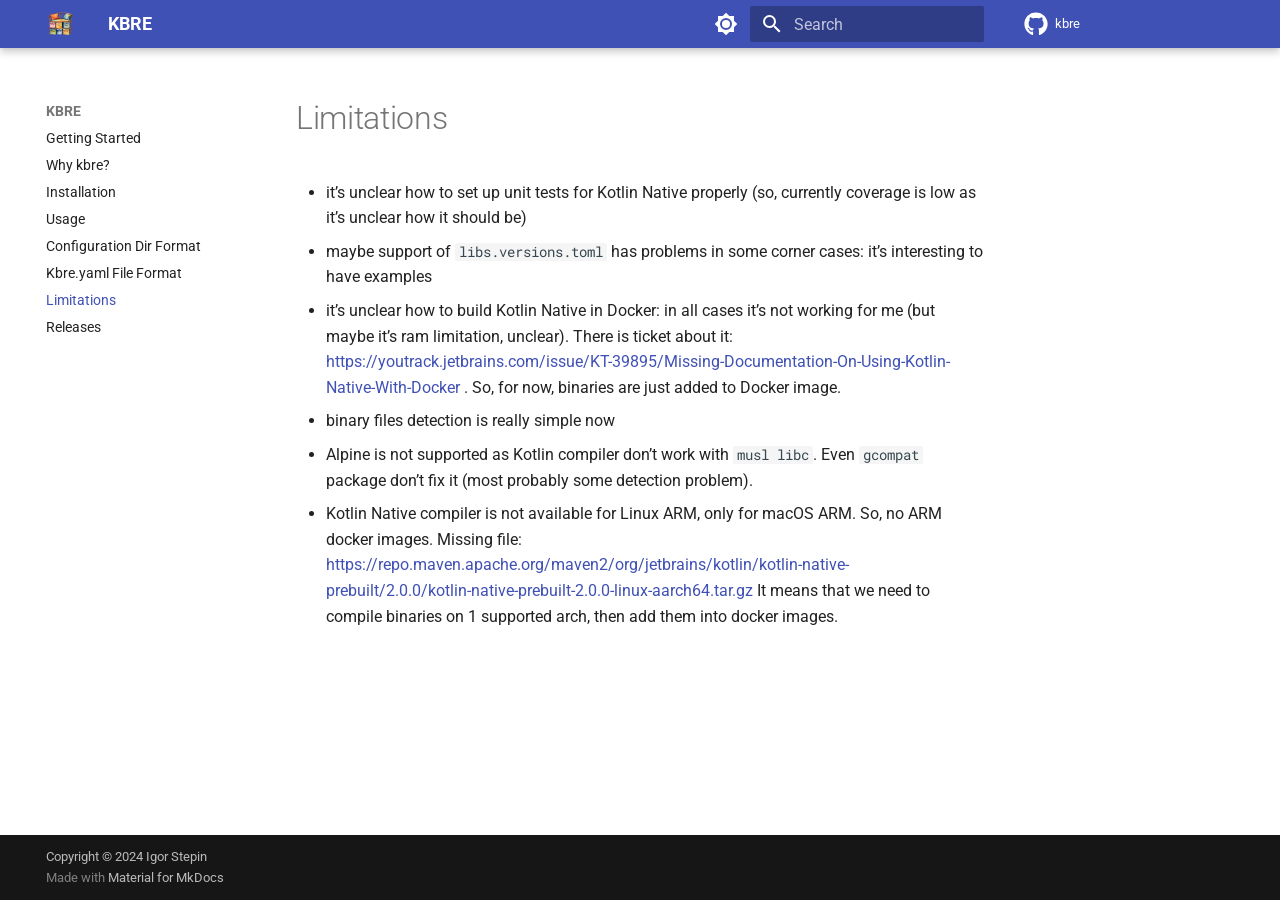
<file: limitations/index.html>
<!doctype html>
<html lang="en" class="no-js">
  <head>
    
      <meta charset="utf-8">
      <meta name="viewport" content="width=device-width,initial-scale=1">
      
        <meta name="description" content="Automates generation and update of project files for Gradle and other tools.">
      
      
        <meta name="author" content="Igor Stepin">
      
      
      
        <link rel="prev" href="../kbreFileFormat/">
      
      
        <link rel="next" href="../changelog/">
      
      
      <link rel="icon" href="../img/chair-logo-64.png">
      <meta name="generator" content="mkdocs-1.6.0, mkdocs-material-9.5.31">
    
    
      
        <title>Limitations - KBRE</title>
      
    
    
      <link rel="stylesheet" href="../assets/stylesheets/main.3cba04c6.min.css">
      
        
        <link rel="stylesheet" href="../assets/stylesheets/palette.06af60db.min.css">
      
      


    
    
      
    
    
      
        
        
        <link rel="preconnect" href="https://fonts.gstatic.com" crossorigin>
        <link rel="stylesheet" href="https://fonts.googleapis.com/css?family=Roboto:300,300i,400,400i,700,700i%7CRoboto+Mono:400,400i,700,700i&display=fallback">
        <style>:root{--md-text-font:"Roboto";--md-code-font:"Roboto Mono"}</style>
      
    
    
      <link rel="stylesheet" href="../css/custom.css">
    
    <script>__md_scope=new URL("..",location),__md_hash=e=>[...e].reduce((e,_)=>(e<<5)-e+_.charCodeAt(0),0),__md_get=(e,_=localStorage,t=__md_scope)=>JSON.parse(_.getItem(t.pathname+"."+e)),__md_set=(e,_,t=localStorage,a=__md_scope)=>{try{t.setItem(a.pathname+"."+e,JSON.stringify(_))}catch(e){}}</script>
    
      

    
    
    
  </head>
  
  
    
    
      
    
    
    
    
    <body dir="ltr" data-md-color-scheme="default" data-md-color-primary="indigo" data-md-color-accent="indigo">
  
    
    <input class="md-toggle" data-md-toggle="drawer" type="checkbox" id="__drawer" autocomplete="off">
    <input class="md-toggle" data-md-toggle="search" type="checkbox" id="__search" autocomplete="off">
    <label class="md-overlay" for="__drawer"></label>
    <div data-md-component="skip">
      
        
        <a href="#limitations" class="md-skip">
          Skip to content
        </a>
      
    </div>
    <div data-md-component="announce">
      
    </div>
    
    
      

  

<header class="md-header md-header--shadow" data-md-component="header">
  <nav class="md-header__inner md-grid" aria-label="Header">
    <a href=".." title="KBRE" class="md-header__button md-logo" aria-label="KBRE" data-md-component="logo">
      
  <img src="../img/chair-logo.png" alt="logo">

    </a>
    <label class="md-header__button md-icon" for="__drawer">
      
      <svg xmlns="http://www.w3.org/2000/svg" viewBox="0 0 24 24"><path d="M3 6h18v2H3V6m0 5h18v2H3v-2m0 5h18v2H3v-2Z"/></svg>
    </label>
    <div class="md-header__title" data-md-component="header-title">
      <div class="md-header__ellipsis">
        <div class="md-header__topic">
          <span class="md-ellipsis">
            KBRE
          </span>
        </div>
        <div class="md-header__topic" data-md-component="header-topic">
          <span class="md-ellipsis">
            
              Limitations
            
          </span>
        </div>
      </div>
    </div>
    
      
        <form class="md-header__option" data-md-component="palette">
  
    
    
    
    <input class="md-option" data-md-color-media="(prefers-color-scheme: light)" data-md-color-scheme="default" data-md-color-primary="indigo" data-md-color-accent="indigo"  aria-label="Switch to dark mode"  type="radio" name="__palette" id="__palette_0">
    
      <label class="md-header__button md-icon" title="Switch to dark mode" for="__palette_1" hidden>
        <svg xmlns="http://www.w3.org/2000/svg" viewBox="0 0 24 24"><path d="M12 8a4 4 0 0 0-4 4 4 4 0 0 0 4 4 4 4 0 0 0 4-4 4 4 0 0 0-4-4m0 10a6 6 0 0 1-6-6 6 6 0 0 1 6-6 6 6 0 0 1 6 6 6 6 0 0 1-6 6m8-9.31V4h-4.69L12 .69 8.69 4H4v4.69L.69 12 4 15.31V20h4.69L12 23.31 15.31 20H20v-4.69L23.31 12 20 8.69Z"/></svg>
      </label>
    
  
    
    
    
    <input class="md-option" data-md-color-media="(prefers-color-scheme: dark)" data-md-color-scheme="slate" data-md-color-primary="indigo" data-md-color-accent="indigo"  aria-label="Switch to light mode"  type="radio" name="__palette" id="__palette_1">
    
      <label class="md-header__button md-icon" title="Switch to light mode" for="__palette_0" hidden>
        <svg xmlns="http://www.w3.org/2000/svg" viewBox="0 0 24 24"><path d="M12 18c-.89 0-1.74-.2-2.5-.55C11.56 16.5 13 14.42 13 12c0-2.42-1.44-4.5-3.5-5.45C10.26 6.2 11.11 6 12 6a6 6 0 0 1 6 6 6 6 0 0 1-6 6m8-9.31V4h-4.69L12 .69 8.69 4H4v4.69L.69 12 4 15.31V20h4.69L12 23.31 15.31 20H20v-4.69L23.31 12 20 8.69Z"/></svg>
      </label>
    
  
</form>
      
    
    
      <script>var media,input,key,value,palette=__md_get("__palette");if(palette&&palette.color){"(prefers-color-scheme)"===palette.color.media&&(media=matchMedia("(prefers-color-scheme: light)"),input=document.querySelector(media.matches?"[data-md-color-media='(prefers-color-scheme: light)']":"[data-md-color-media='(prefers-color-scheme: dark)']"),palette.color.media=input.getAttribute("data-md-color-media"),palette.color.scheme=input.getAttribute("data-md-color-scheme"),palette.color.primary=input.getAttribute("data-md-color-primary"),palette.color.accent=input.getAttribute("data-md-color-accent"));for([key,value]of Object.entries(palette.color))document.body.setAttribute("data-md-color-"+key,value)}</script>
    
    
    
      <label class="md-header__button md-icon" for="__search">
        
        <svg xmlns="http://www.w3.org/2000/svg" viewBox="0 0 24 24"><path d="M9.5 3A6.5 6.5 0 0 1 16 9.5c0 1.61-.59 3.09-1.56 4.23l.27.27h.79l5 5-1.5 1.5-5-5v-.79l-.27-.27A6.516 6.516 0 0 1 9.5 16 6.5 6.5 0 0 1 3 9.5 6.5 6.5 0 0 1 9.5 3m0 2C7 5 5 7 5 9.5S7 14 9.5 14 14 12 14 9.5 12 5 9.5 5Z"/></svg>
      </label>
      <div class="md-search" data-md-component="search" role="dialog">
  <label class="md-search__overlay" for="__search"></label>
  <div class="md-search__inner" role="search">
    <form class="md-search__form" name="search">
      <input type="text" class="md-search__input" name="query" aria-label="Search" placeholder="Search" autocapitalize="off" autocorrect="off" autocomplete="off" spellcheck="false" data-md-component="search-query" required>
      <label class="md-search__icon md-icon" for="__search">
        
        <svg xmlns="http://www.w3.org/2000/svg" viewBox="0 0 24 24"><path d="M9.5 3A6.5 6.5 0 0 1 16 9.5c0 1.61-.59 3.09-1.56 4.23l.27.27h.79l5 5-1.5 1.5-5-5v-.79l-.27-.27A6.516 6.516 0 0 1 9.5 16 6.5 6.5 0 0 1 3 9.5 6.5 6.5 0 0 1 9.5 3m0 2C7 5 5 7 5 9.5S7 14 9.5 14 14 12 14 9.5 12 5 9.5 5Z"/></svg>
        
        <svg xmlns="http://www.w3.org/2000/svg" viewBox="0 0 24 24"><path d="M20 11v2H8l5.5 5.5-1.42 1.42L4.16 12l7.92-7.92L13.5 5.5 8 11h12Z"/></svg>
      </label>
      <nav class="md-search__options" aria-label="Search">
        
        <button type="reset" class="md-search__icon md-icon" title="Clear" aria-label="Clear" tabindex="-1">
          
          <svg xmlns="http://www.w3.org/2000/svg" viewBox="0 0 24 24"><path d="M19 6.41 17.59 5 12 10.59 6.41 5 5 6.41 10.59 12 5 17.59 6.41 19 12 13.41 17.59 19 19 17.59 13.41 12 19 6.41Z"/></svg>
        </button>
      </nav>
      
    </form>
    <div class="md-search__output">
      <div class="md-search__scrollwrap" tabindex="0" data-md-scrollfix>
        <div class="md-search-result" data-md-component="search-result">
          <div class="md-search-result__meta">
            Initializing search
          </div>
          <ol class="md-search-result__list" role="presentation"></ol>
        </div>
      </div>
    </div>
  </div>
</div>
    
    
      <div class="md-header__source">
        <a href="https://github.com/stepin/kbre" title="Go to repository" class="md-source" data-md-component="source">
  <div class="md-source__icon md-icon">
    
    <svg xmlns="http://www.w3.org/2000/svg" viewBox="0 0 496 512"><!--! Font Awesome Free 6.6.0 by @fontawesome - https://fontawesome.com License - https://fontawesome.com/license/free (Icons: CC BY 4.0, Fonts: SIL OFL 1.1, Code: MIT License) Copyright 2024 Fonticons, Inc.--><path d="M165.9 397.4c0 2-2.3 3.6-5.2 3.6-3.3.3-5.6-1.3-5.6-3.6 0-2 2.3-3.6 5.2-3.6 3-.3 5.6 1.3 5.6 3.6zm-31.1-4.5c-.7 2 1.3 4.3 4.3 4.9 2.6 1 5.6 0 6.2-2s-1.3-4.3-4.3-5.2c-2.6-.7-5.5.3-6.2 2.3zm44.2-1.7c-2.9.7-4.9 2.6-4.6 4.9.3 2 2.9 3.3 5.9 2.6 2.9-.7 4.9-2.6 4.6-4.6-.3-1.9-3-3.2-5.9-2.9zM244.8 8C106.1 8 0 113.3 0 252c0 110.9 69.8 205.8 169.5 239.2 12.8 2.3 17.3-5.6 17.3-12.1 0-6.2-.3-40.4-.3-61.4 0 0-70 15-84.7-29.8 0 0-11.4-29.1-27.8-36.6 0 0-22.9-15.7 1.6-15.4 0 0 24.9 2 38.6 25.8 21.9 38.6 58.6 27.5 72.9 20.9 2.3-16 8.8-27.1 16-33.7-55.9-6.2-112.3-14.3-112.3-110.5 0-27.5 7.6-41.3 23.6-58.9-2.6-6.5-11.1-33.3 2.6-67.9 20.9-6.5 69 27 69 27 20-5.6 41.5-8.5 62.8-8.5s42.8 2.9 62.8 8.5c0 0 48.1-33.6 69-27 13.7 34.7 5.2 61.4 2.6 67.9 16 17.7 25.8 31.5 25.8 58.9 0 96.5-58.9 104.2-114.8 110.5 9.2 7.9 17 22.9 17 46.4 0 33.7-.3 75.4-.3 83.6 0 6.5 4.6 14.4 17.3 12.1C428.2 457.8 496 362.9 496 252 496 113.3 383.5 8 244.8 8zM97.2 352.9c-1.3 1-1 3.3.7 5.2 1.6 1.6 3.9 2.3 5.2 1 1.3-1 1-3.3-.7-5.2-1.6-1.6-3.9-2.3-5.2-1zm-10.8-8.1c-.7 1.3.3 2.9 2.3 3.9 1.6 1 3.6.7 4.3-.7.7-1.3-.3-2.9-2.3-3.9-2-.6-3.6-.3-4.3.7zm32.4 35.6c-1.6 1.3-1 4.3 1.3 6.2 2.3 2.3 5.2 2.6 6.5 1 1.3-1.3.7-4.3-1.3-6.2-2.2-2.3-5.2-2.6-6.5-1zm-11.4-14.7c-1.6 1-1.6 3.6 0 5.9 1.6 2.3 4.3 3.3 5.6 2.3 1.6-1.3 1.6-3.9 0-6.2-1.4-2.3-4-3.3-5.6-2z"/></svg>
  </div>
  <div class="md-source__repository">
    kbre
  </div>
</a>
      </div>
    
  </nav>
  
</header>
    
    <div class="md-container" data-md-component="container">
      
      
        
          
        
      
      <main class="md-main" data-md-component="main">
        <div class="md-main__inner md-grid">
          
            
              
              <div class="md-sidebar md-sidebar--primary" data-md-component="sidebar" data-md-type="navigation" >
                <div class="md-sidebar__scrollwrap">
                  <div class="md-sidebar__inner">
                    



<nav class="md-nav md-nav--primary" aria-label="Navigation" data-md-level="0">
  <label class="md-nav__title" for="__drawer">
    <a href=".." title="KBRE" class="md-nav__button md-logo" aria-label="KBRE" data-md-component="logo">
      
  <img src="../img/chair-logo.png" alt="logo">

    </a>
    KBRE
  </label>
  
    <div class="md-nav__source">
      <a href="https://github.com/stepin/kbre" title="Go to repository" class="md-source" data-md-component="source">
  <div class="md-source__icon md-icon">
    
    <svg xmlns="http://www.w3.org/2000/svg" viewBox="0 0 496 512"><!--! Font Awesome Free 6.6.0 by @fontawesome - https://fontawesome.com License - https://fontawesome.com/license/free (Icons: CC BY 4.0, Fonts: SIL OFL 1.1, Code: MIT License) Copyright 2024 Fonticons, Inc.--><path d="M165.9 397.4c0 2-2.3 3.6-5.2 3.6-3.3.3-5.6-1.3-5.6-3.6 0-2 2.3-3.6 5.2-3.6 3-.3 5.6 1.3 5.6 3.6zm-31.1-4.5c-.7 2 1.3 4.3 4.3 4.9 2.6 1 5.6 0 6.2-2s-1.3-4.3-4.3-5.2c-2.6-.7-5.5.3-6.2 2.3zm44.2-1.7c-2.9.7-4.9 2.6-4.6 4.9.3 2 2.9 3.3 5.9 2.6 2.9-.7 4.9-2.6 4.6-4.6-.3-1.9-3-3.2-5.9-2.9zM244.8 8C106.1 8 0 113.3 0 252c0 110.9 69.8 205.8 169.5 239.2 12.8 2.3 17.3-5.6 17.3-12.1 0-6.2-.3-40.4-.3-61.4 0 0-70 15-84.7-29.8 0 0-11.4-29.1-27.8-36.6 0 0-22.9-15.7 1.6-15.4 0 0 24.9 2 38.6 25.8 21.9 38.6 58.6 27.5 72.9 20.9 2.3-16 8.8-27.1 16-33.7-55.9-6.2-112.3-14.3-112.3-110.5 0-27.5 7.6-41.3 23.6-58.9-2.6-6.5-11.1-33.3 2.6-67.9 20.9-6.5 69 27 69 27 20-5.6 41.5-8.5 62.8-8.5s42.8 2.9 62.8 8.5c0 0 48.1-33.6 69-27 13.7 34.7 5.2 61.4 2.6 67.9 16 17.7 25.8 31.5 25.8 58.9 0 96.5-58.9 104.2-114.8 110.5 9.2 7.9 17 22.9 17 46.4 0 33.7-.3 75.4-.3 83.6 0 6.5 4.6 14.4 17.3 12.1C428.2 457.8 496 362.9 496 252 496 113.3 383.5 8 244.8 8zM97.2 352.9c-1.3 1-1 3.3.7 5.2 1.6 1.6 3.9 2.3 5.2 1 1.3-1 1-3.3-.7-5.2-1.6-1.6-3.9-2.3-5.2-1zm-10.8-8.1c-.7 1.3.3 2.9 2.3 3.9 1.6 1 3.6.7 4.3-.7.7-1.3-.3-2.9-2.3-3.9-2-.6-3.6-.3-4.3.7zm32.4 35.6c-1.6 1.3-1 4.3 1.3 6.2 2.3 2.3 5.2 2.6 6.5 1 1.3-1.3.7-4.3-1.3-6.2-2.2-2.3-5.2-2.6-6.5-1zm-11.4-14.7c-1.6 1-1.6 3.6 0 5.9 1.6 2.3 4.3 3.3 5.6 2.3 1.6-1.3 1.6-3.9 0-6.2-1.4-2.3-4-3.3-5.6-2z"/></svg>
  </div>
  <div class="md-source__repository">
    kbre
  </div>
</a>
    </div>
  
  <ul class="md-nav__list" data-md-scrollfix>
    
      
      
  
  
  
  
    <li class="md-nav__item">
      <a href=".." class="md-nav__link">
        
  
  <span class="md-ellipsis">
    Getting Started
  </span>
  

      </a>
    </li>
  

    
      
      
  
  
  
  
    <li class="md-nav__item">
      <a href="../why/" class="md-nav__link">
        
  
  <span class="md-ellipsis">
    Why kbre?
  </span>
  

      </a>
    </li>
  

    
      
      
  
  
  
  
    <li class="md-nav__item">
      <a href="../installation/" class="md-nav__link">
        
  
  <span class="md-ellipsis">
    Installation
  </span>
  

      </a>
    </li>
  

    
      
      
  
  
  
  
    <li class="md-nav__item">
      <a href="../usage/" class="md-nav__link">
        
  
  <span class="md-ellipsis">
    Usage
  </span>
  

      </a>
    </li>
  

    
      
      
  
  
  
  
    <li class="md-nav__item">
      <a href="../configDirFormat/" class="md-nav__link">
        
  
  <span class="md-ellipsis">
    Configuration Dir Format
  </span>
  

      </a>
    </li>
  

    
      
      
  
  
  
  
    <li class="md-nav__item">
      <a href="../kbreFileFormat/" class="md-nav__link">
        
  
  <span class="md-ellipsis">
    Kbre.yaml File Format
  </span>
  

      </a>
    </li>
  

    
      
      
  
  
    
  
  
  
    <li class="md-nav__item md-nav__item--active">
      
      <input class="md-nav__toggle md-toggle" type="checkbox" id="__toc">
      
      
        
      
      
      <a href="./" class="md-nav__link md-nav__link--active">
        
  
  <span class="md-ellipsis">
    Limitations
  </span>
  

      </a>
      
    </li>
  

    
      
      
  
  
  
  
    <li class="md-nav__item">
      <a href="../changelog/" class="md-nav__link">
        
  
  <span class="md-ellipsis">
    Releases
  </span>
  

      </a>
    </li>
  

    
  </ul>
</nav>
                  </div>
                </div>
              </div>
            
            
              
              <div class="md-sidebar md-sidebar--secondary" data-md-component="sidebar" data-md-type="toc" >
                <div class="md-sidebar__scrollwrap">
                  <div class="md-sidebar__inner">
                    

<nav class="md-nav md-nav--secondary" aria-label="Table of contents">
  
  
  
    
  
  
</nav>
                  </div>
                </div>
              </div>
            
          
          
            <div class="md-content" data-md-component="content">
              <article class="md-content__inner md-typeset">
                
                  

  
  


<h1 id="limitations">Limitations<a class="headerlink" href="#limitations" title="Permanent link">&para;</a></h1>
<ul>
<li>it&rsquo;s unclear how to set up unit tests for Kotlin Native properly (so, currently coverage is low as it&rsquo;s unclear
how it should be)</li>
<li>maybe support of <code>libs.versions.toml</code> has problems in some corner cases: it&rsquo;s interesting to have examples</li>
<li>it&rsquo;s unclear how to build Kotlin Native in Docker: in all cases it&rsquo;s not working for me (but maybe it&rsquo;s ram limitation, unclear). There is ticket about it: <a href="https://youtrack.jetbrains.com/issue/KT-39895/Missing-Documentation-On-Using-Kotlin-Native-With-Docker">https://youtrack.jetbrains.com/issue/KT-39895/Missing-Documentation-On-Using-Kotlin-Native-With-Docker</a> .
  So, for now, binaries are just added to Docker image.</li>
<li>binary files detection is really simple now</li>
<li>Alpine is not supported as Kotlin compiler don&rsquo;t work with <code>musl libc</code>. Even <code>gcompat</code> package don&rsquo;t fix it (most probably some detection problem).</li>
<li>Kotlin Native compiler is not available for Linux ARM, only for macOS ARM. So, no ARM docker images. Missing file: <a href="https://repo.maven.apache.org/maven2/org/jetbrains/kotlin/kotlin-native-prebuilt/2.0.0/kotlin-native-prebuilt-2.0.0-linux-aarch64.tar.gz">https://repo.maven.apache.org/maven2/org/jetbrains/kotlin/kotlin-native-prebuilt/2.0.0/kotlin-native-prebuilt-2.0.0-linux-aarch64.tar.gz</a>
  It means that we need to compile binaries on 1 supported arch, then add them into docker images.</li>
</ul>












                
              </article>
            </div>
          
          
<script>var target=document.getElementById(location.hash.slice(1));target&&target.name&&(target.checked=target.name.startsWith("__tabbed_"))</script>
        </div>
        
      </main>
      
        <footer class="md-footer">
  
  <div class="md-footer-meta md-typeset">
    <div class="md-footer-meta__inner md-grid">
      <div class="md-copyright">
  
    <div class="md-copyright__highlight">
      Copyright &copy; 2024 Igor Stepin
    </div>
  
  
    Made with
    <a href="https://squidfunk.github.io/mkdocs-material/" target="_blank" rel="noopener">
      Material for MkDocs
    </a>
  
</div>
      
    </div>
  </div>
</footer>
      
    </div>
    <div class="md-dialog" data-md-component="dialog">
      <div class="md-dialog__inner md-typeset"></div>
    </div>
    
    
    <script id="__config" type="application/json">{"base": "..", "features": [], "search": "../assets/javascripts/workers/search.b8dbb3d2.min.js", "translations": {"clipboard.copied": "Copied to clipboard", "clipboard.copy": "Copy to clipboard", "search.result.more.one": "1 more on this page", "search.result.more.other": "# more on this page", "search.result.none": "No matching documents", "search.result.one": "1 matching document", "search.result.other": "# matching documents", "search.result.placeholder": "Type to start searching", "search.result.term.missing": "Missing", "select.version": "Select version"}}</script>
    
    
      <script src="../assets/javascripts/bundle.fe8b6f2b.min.js"></script>
      
    
  </body>
</html>
</file>
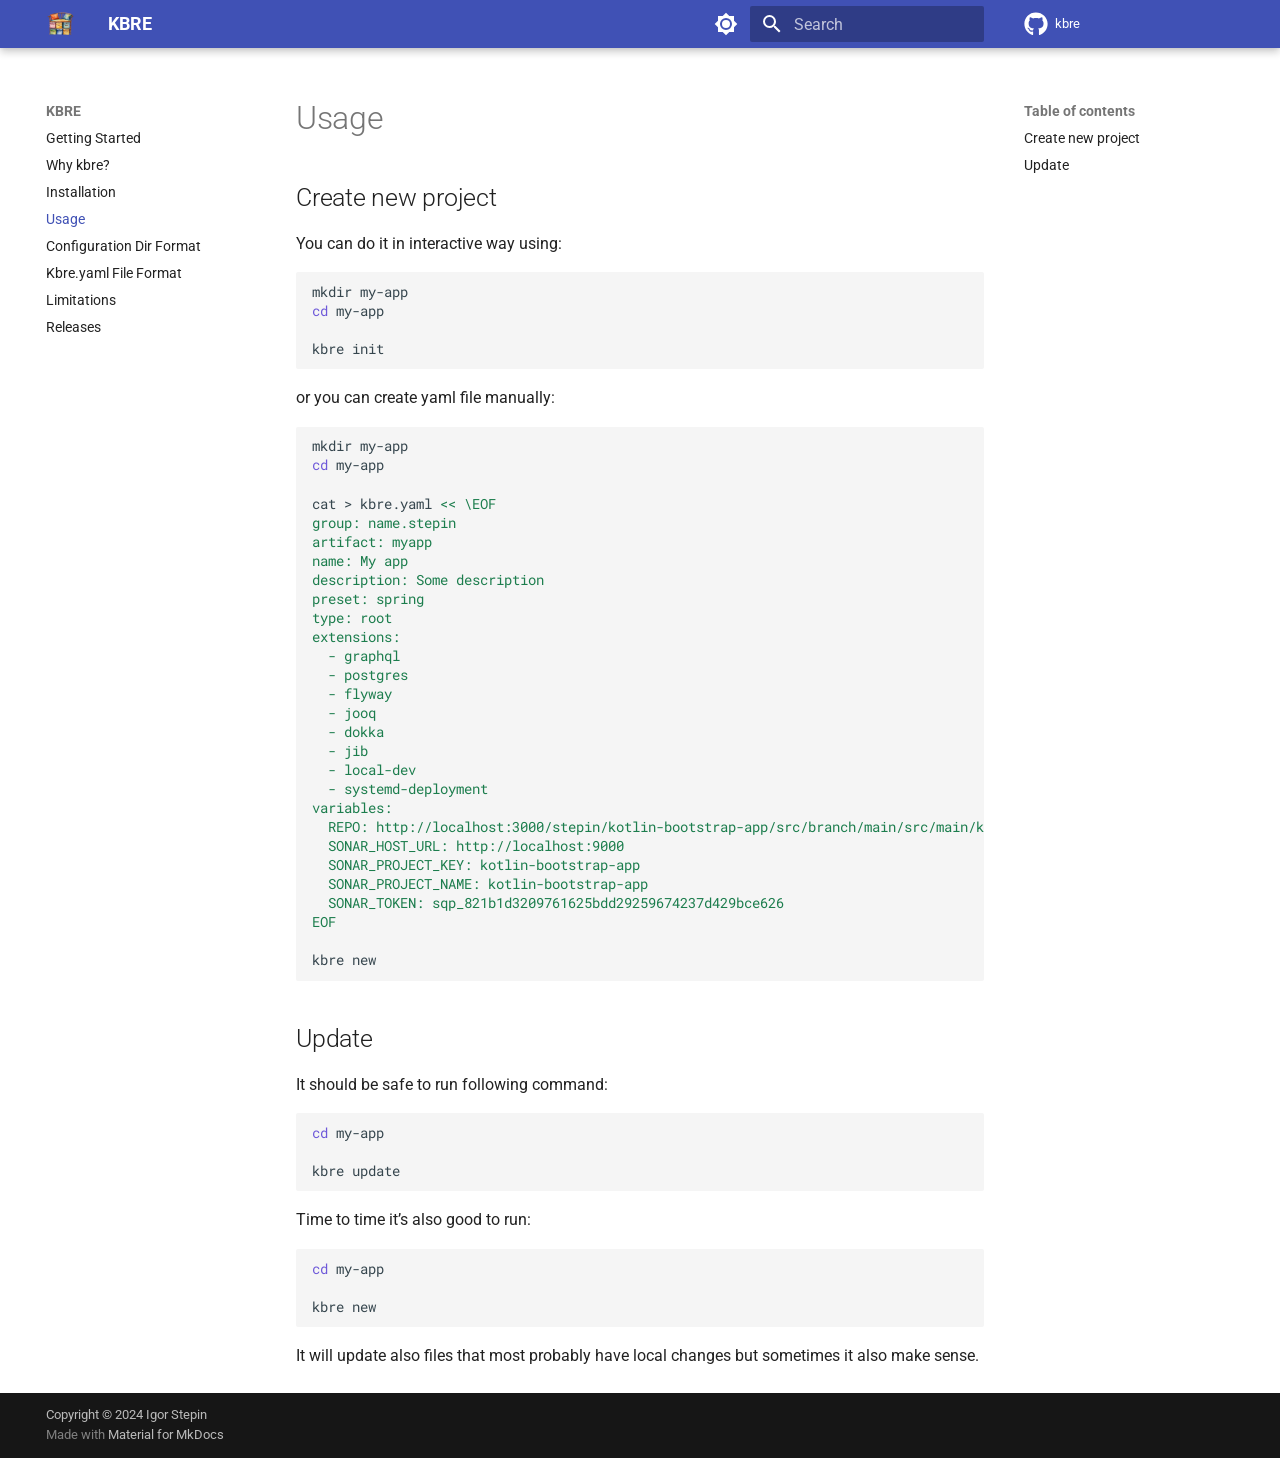
<file: usage/index.html>
<!doctype html>
<html lang="en" class="no-js">
  <head>
    
      <meta charset="utf-8">
      <meta name="viewport" content="width=device-width,initial-scale=1">
      
        <meta name="description" content="Automates generation and update of project files for Gradle and other tools.">
      
      
        <meta name="author" content="Igor Stepin">
      
      
      
        <link rel="prev" href="../installation/">
      
      
        <link rel="next" href="../configDirFormat/">
      
      
      <link rel="icon" href="../img/chair-logo-64.png">
      <meta name="generator" content="mkdocs-1.6.0, mkdocs-material-9.5.31">
    
    
      
        <title>Usage - KBRE</title>
      
    
    
      <link rel="stylesheet" href="../assets/stylesheets/main.3cba04c6.min.css">
      
        
        <link rel="stylesheet" href="../assets/stylesheets/palette.06af60db.min.css">
      
      


    
    
      
    
    
      
        
        
        <link rel="preconnect" href="https://fonts.gstatic.com" crossorigin>
        <link rel="stylesheet" href="https://fonts.googleapis.com/css?family=Roboto:300,300i,400,400i,700,700i%7CRoboto+Mono:400,400i,700,700i&display=fallback">
        <style>:root{--md-text-font:"Roboto";--md-code-font:"Roboto Mono"}</style>
      
    
    
      <link rel="stylesheet" href="../css/custom.css">
    
    <script>__md_scope=new URL("..",location),__md_hash=e=>[...e].reduce((e,_)=>(e<<5)-e+_.charCodeAt(0),0),__md_get=(e,_=localStorage,t=__md_scope)=>JSON.parse(_.getItem(t.pathname+"."+e)),__md_set=(e,_,t=localStorage,a=__md_scope)=>{try{t.setItem(a.pathname+"."+e,JSON.stringify(_))}catch(e){}}</script>
    
      

    
    
    
  </head>
  
  
    
    
      
    
    
    
    
    <body dir="ltr" data-md-color-scheme="default" data-md-color-primary="indigo" data-md-color-accent="indigo">
  
    
    <input class="md-toggle" data-md-toggle="drawer" type="checkbox" id="__drawer" autocomplete="off">
    <input class="md-toggle" data-md-toggle="search" type="checkbox" id="__search" autocomplete="off">
    <label class="md-overlay" for="__drawer"></label>
    <div data-md-component="skip">
      
        
        <a href="#usage" class="md-skip">
          Skip to content
        </a>
      
    </div>
    <div data-md-component="announce">
      
    </div>
    
    
      

  

<header class="md-header md-header--shadow" data-md-component="header">
  <nav class="md-header__inner md-grid" aria-label="Header">
    <a href=".." title="KBRE" class="md-header__button md-logo" aria-label="KBRE" data-md-component="logo">
      
  <img src="../img/chair-logo.png" alt="logo">

    </a>
    <label class="md-header__button md-icon" for="__drawer">
      
      <svg xmlns="http://www.w3.org/2000/svg" viewBox="0 0 24 24"><path d="M3 6h18v2H3V6m0 5h18v2H3v-2m0 5h18v2H3v-2Z"/></svg>
    </label>
    <div class="md-header__title" data-md-component="header-title">
      <div class="md-header__ellipsis">
        <div class="md-header__topic">
          <span class="md-ellipsis">
            KBRE
          </span>
        </div>
        <div class="md-header__topic" data-md-component="header-topic">
          <span class="md-ellipsis">
            
              Usage
            
          </span>
        </div>
      </div>
    </div>
    
      
        <form class="md-header__option" data-md-component="palette">
  
    
    
    
    <input class="md-option" data-md-color-media="(prefers-color-scheme: light)" data-md-color-scheme="default" data-md-color-primary="indigo" data-md-color-accent="indigo"  aria-label="Switch to dark mode"  type="radio" name="__palette" id="__palette_0">
    
      <label class="md-header__button md-icon" title="Switch to dark mode" for="__palette_1" hidden>
        <svg xmlns="http://www.w3.org/2000/svg" viewBox="0 0 24 24"><path d="M12 8a4 4 0 0 0-4 4 4 4 0 0 0 4 4 4 4 0 0 0 4-4 4 4 0 0 0-4-4m0 10a6 6 0 0 1-6-6 6 6 0 0 1 6-6 6 6 0 0 1 6 6 6 6 0 0 1-6 6m8-9.31V4h-4.69L12 .69 8.69 4H4v4.69L.69 12 4 15.31V20h4.69L12 23.31 15.31 20H20v-4.69L23.31 12 20 8.69Z"/></svg>
      </label>
    
  
    
    
    
    <input class="md-option" data-md-color-media="(prefers-color-scheme: dark)" data-md-color-scheme="slate" data-md-color-primary="indigo" data-md-color-accent="indigo"  aria-label="Switch to light mode"  type="radio" name="__palette" id="__palette_1">
    
      <label class="md-header__button md-icon" title="Switch to light mode" for="__palette_0" hidden>
        <svg xmlns="http://www.w3.org/2000/svg" viewBox="0 0 24 24"><path d="M12 18c-.89 0-1.74-.2-2.5-.55C11.56 16.5 13 14.42 13 12c0-2.42-1.44-4.5-3.5-5.45C10.26 6.2 11.11 6 12 6a6 6 0 0 1 6 6 6 6 0 0 1-6 6m8-9.31V4h-4.69L12 .69 8.69 4H4v4.69L.69 12 4 15.31V20h4.69L12 23.31 15.31 20H20v-4.69L23.31 12 20 8.69Z"/></svg>
      </label>
    
  
</form>
      
    
    
      <script>var media,input,key,value,palette=__md_get("__palette");if(palette&&palette.color){"(prefers-color-scheme)"===palette.color.media&&(media=matchMedia("(prefers-color-scheme: light)"),input=document.querySelector(media.matches?"[data-md-color-media='(prefers-color-scheme: light)']":"[data-md-color-media='(prefers-color-scheme: dark)']"),palette.color.media=input.getAttribute("data-md-color-media"),palette.color.scheme=input.getAttribute("data-md-color-scheme"),palette.color.primary=input.getAttribute("data-md-color-primary"),palette.color.accent=input.getAttribute("data-md-color-accent"));for([key,value]of Object.entries(palette.color))document.body.setAttribute("data-md-color-"+key,value)}</script>
    
    
    
      <label class="md-header__button md-icon" for="__search">
        
        <svg xmlns="http://www.w3.org/2000/svg" viewBox="0 0 24 24"><path d="M9.5 3A6.5 6.5 0 0 1 16 9.5c0 1.61-.59 3.09-1.56 4.23l.27.27h.79l5 5-1.5 1.5-5-5v-.79l-.27-.27A6.516 6.516 0 0 1 9.5 16 6.5 6.5 0 0 1 3 9.5 6.5 6.5 0 0 1 9.5 3m0 2C7 5 5 7 5 9.5S7 14 9.5 14 14 12 14 9.5 12 5 9.5 5Z"/></svg>
      </label>
      <div class="md-search" data-md-component="search" role="dialog">
  <label class="md-search__overlay" for="__search"></label>
  <div class="md-search__inner" role="search">
    <form class="md-search__form" name="search">
      <input type="text" class="md-search__input" name="query" aria-label="Search" placeholder="Search" autocapitalize="off" autocorrect="off" autocomplete="off" spellcheck="false" data-md-component="search-query" required>
      <label class="md-search__icon md-icon" for="__search">
        
        <svg xmlns="http://www.w3.org/2000/svg" viewBox="0 0 24 24"><path d="M9.5 3A6.5 6.5 0 0 1 16 9.5c0 1.61-.59 3.09-1.56 4.23l.27.27h.79l5 5-1.5 1.5-5-5v-.79l-.27-.27A6.516 6.516 0 0 1 9.5 16 6.5 6.5 0 0 1 3 9.5 6.5 6.5 0 0 1 9.5 3m0 2C7 5 5 7 5 9.5S7 14 9.5 14 14 12 14 9.5 12 5 9.5 5Z"/></svg>
        
        <svg xmlns="http://www.w3.org/2000/svg" viewBox="0 0 24 24"><path d="M20 11v2H8l5.5 5.5-1.42 1.42L4.16 12l7.92-7.92L13.5 5.5 8 11h12Z"/></svg>
      </label>
      <nav class="md-search__options" aria-label="Search">
        
        <button type="reset" class="md-search__icon md-icon" title="Clear" aria-label="Clear" tabindex="-1">
          
          <svg xmlns="http://www.w3.org/2000/svg" viewBox="0 0 24 24"><path d="M19 6.41 17.59 5 12 10.59 6.41 5 5 6.41 10.59 12 5 17.59 6.41 19 12 13.41 17.59 19 19 17.59 13.41 12 19 6.41Z"/></svg>
        </button>
      </nav>
      
    </form>
    <div class="md-search__output">
      <div class="md-search__scrollwrap" tabindex="0" data-md-scrollfix>
        <div class="md-search-result" data-md-component="search-result">
          <div class="md-search-result__meta">
            Initializing search
          </div>
          <ol class="md-search-result__list" role="presentation"></ol>
        </div>
      </div>
    </div>
  </div>
</div>
    
    
      <div class="md-header__source">
        <a href="https://github.com/stepin/kbre" title="Go to repository" class="md-source" data-md-component="source">
  <div class="md-source__icon md-icon">
    
    <svg xmlns="http://www.w3.org/2000/svg" viewBox="0 0 496 512"><!--! Font Awesome Free 6.6.0 by @fontawesome - https://fontawesome.com License - https://fontawesome.com/license/free (Icons: CC BY 4.0, Fonts: SIL OFL 1.1, Code: MIT License) Copyright 2024 Fonticons, Inc.--><path d="M165.9 397.4c0 2-2.3 3.6-5.2 3.6-3.3.3-5.6-1.3-5.6-3.6 0-2 2.3-3.6 5.2-3.6 3-.3 5.6 1.3 5.6 3.6zm-31.1-4.5c-.7 2 1.3 4.3 4.3 4.9 2.6 1 5.6 0 6.2-2s-1.3-4.3-4.3-5.2c-2.6-.7-5.5.3-6.2 2.3zm44.2-1.7c-2.9.7-4.9 2.6-4.6 4.9.3 2 2.9 3.3 5.9 2.6 2.9-.7 4.9-2.6 4.6-4.6-.3-1.9-3-3.2-5.9-2.9zM244.8 8C106.1 8 0 113.3 0 252c0 110.9 69.8 205.8 169.5 239.2 12.8 2.3 17.3-5.6 17.3-12.1 0-6.2-.3-40.4-.3-61.4 0 0-70 15-84.7-29.8 0 0-11.4-29.1-27.8-36.6 0 0-22.9-15.7 1.6-15.4 0 0 24.9 2 38.6 25.8 21.9 38.6 58.6 27.5 72.9 20.9 2.3-16 8.8-27.1 16-33.7-55.9-6.2-112.3-14.3-112.3-110.5 0-27.5 7.6-41.3 23.6-58.9-2.6-6.5-11.1-33.3 2.6-67.9 20.9-6.5 69 27 69 27 20-5.6 41.5-8.5 62.8-8.5s42.8 2.9 62.8 8.5c0 0 48.1-33.6 69-27 13.7 34.7 5.2 61.4 2.6 67.9 16 17.7 25.8 31.5 25.8 58.9 0 96.5-58.9 104.2-114.8 110.5 9.2 7.9 17 22.9 17 46.4 0 33.7-.3 75.4-.3 83.6 0 6.5 4.6 14.4 17.3 12.1C428.2 457.8 496 362.9 496 252 496 113.3 383.5 8 244.8 8zM97.2 352.9c-1.3 1-1 3.3.7 5.2 1.6 1.6 3.9 2.3 5.2 1 1.3-1 1-3.3-.7-5.2-1.6-1.6-3.9-2.3-5.2-1zm-10.8-8.1c-.7 1.3.3 2.9 2.3 3.9 1.6 1 3.6.7 4.3-.7.7-1.3-.3-2.9-2.3-3.9-2-.6-3.6-.3-4.3.7zm32.4 35.6c-1.6 1.3-1 4.3 1.3 6.2 2.3 2.3 5.2 2.6 6.5 1 1.3-1.3.7-4.3-1.3-6.2-2.2-2.3-5.2-2.6-6.5-1zm-11.4-14.7c-1.6 1-1.6 3.6 0 5.9 1.6 2.3 4.3 3.3 5.6 2.3 1.6-1.3 1.6-3.9 0-6.2-1.4-2.3-4-3.3-5.6-2z"/></svg>
  </div>
  <div class="md-source__repository">
    kbre
  </div>
</a>
      </div>
    
  </nav>
  
</header>
    
    <div class="md-container" data-md-component="container">
      
      
        
          
        
      
      <main class="md-main" data-md-component="main">
        <div class="md-main__inner md-grid">
          
            
              
              <div class="md-sidebar md-sidebar--primary" data-md-component="sidebar" data-md-type="navigation" >
                <div class="md-sidebar__scrollwrap">
                  <div class="md-sidebar__inner">
                    



<nav class="md-nav md-nav--primary" aria-label="Navigation" data-md-level="0">
  <label class="md-nav__title" for="__drawer">
    <a href=".." title="KBRE" class="md-nav__button md-logo" aria-label="KBRE" data-md-component="logo">
      
  <img src="../img/chair-logo.png" alt="logo">

    </a>
    KBRE
  </label>
  
    <div class="md-nav__source">
      <a href="https://github.com/stepin/kbre" title="Go to repository" class="md-source" data-md-component="source">
  <div class="md-source__icon md-icon">
    
    <svg xmlns="http://www.w3.org/2000/svg" viewBox="0 0 496 512"><!--! Font Awesome Free 6.6.0 by @fontawesome - https://fontawesome.com License - https://fontawesome.com/license/free (Icons: CC BY 4.0, Fonts: SIL OFL 1.1, Code: MIT License) Copyright 2024 Fonticons, Inc.--><path d="M165.9 397.4c0 2-2.3 3.6-5.2 3.6-3.3.3-5.6-1.3-5.6-3.6 0-2 2.3-3.6 5.2-3.6 3-.3 5.6 1.3 5.6 3.6zm-31.1-4.5c-.7 2 1.3 4.3 4.3 4.9 2.6 1 5.6 0 6.2-2s-1.3-4.3-4.3-5.2c-2.6-.7-5.5.3-6.2 2.3zm44.2-1.7c-2.9.7-4.9 2.6-4.6 4.9.3 2 2.9 3.3 5.9 2.6 2.9-.7 4.9-2.6 4.6-4.6-.3-1.9-3-3.2-5.9-2.9zM244.8 8C106.1 8 0 113.3 0 252c0 110.9 69.8 205.8 169.5 239.2 12.8 2.3 17.3-5.6 17.3-12.1 0-6.2-.3-40.4-.3-61.4 0 0-70 15-84.7-29.8 0 0-11.4-29.1-27.8-36.6 0 0-22.9-15.7 1.6-15.4 0 0 24.9 2 38.6 25.8 21.9 38.6 58.6 27.5 72.9 20.9 2.3-16 8.8-27.1 16-33.7-55.9-6.2-112.3-14.3-112.3-110.5 0-27.5 7.6-41.3 23.6-58.9-2.6-6.5-11.1-33.3 2.6-67.9 20.9-6.5 69 27 69 27 20-5.6 41.5-8.5 62.8-8.5s42.8 2.9 62.8 8.5c0 0 48.1-33.6 69-27 13.7 34.7 5.2 61.4 2.6 67.9 16 17.7 25.8 31.5 25.8 58.9 0 96.5-58.9 104.2-114.8 110.5 9.2 7.9 17 22.9 17 46.4 0 33.7-.3 75.4-.3 83.6 0 6.5 4.6 14.4 17.3 12.1C428.2 457.8 496 362.9 496 252 496 113.3 383.5 8 244.8 8zM97.2 352.9c-1.3 1-1 3.3.7 5.2 1.6 1.6 3.9 2.3 5.2 1 1.3-1 1-3.3-.7-5.2-1.6-1.6-3.9-2.3-5.2-1zm-10.8-8.1c-.7 1.3.3 2.9 2.3 3.9 1.6 1 3.6.7 4.3-.7.7-1.3-.3-2.9-2.3-3.9-2-.6-3.6-.3-4.3.7zm32.4 35.6c-1.6 1.3-1 4.3 1.3 6.2 2.3 2.3 5.2 2.6 6.5 1 1.3-1.3.7-4.3-1.3-6.2-2.2-2.3-5.2-2.6-6.5-1zm-11.4-14.7c-1.6 1-1.6 3.6 0 5.9 1.6 2.3 4.3 3.3 5.6 2.3 1.6-1.3 1.6-3.9 0-6.2-1.4-2.3-4-3.3-5.6-2z"/></svg>
  </div>
  <div class="md-source__repository">
    kbre
  </div>
</a>
    </div>
  
  <ul class="md-nav__list" data-md-scrollfix>
    
      
      
  
  
  
  
    <li class="md-nav__item">
      <a href=".." class="md-nav__link">
        
  
  <span class="md-ellipsis">
    Getting Started
  </span>
  

      </a>
    </li>
  

    
      
      
  
  
  
  
    <li class="md-nav__item">
      <a href="../why/" class="md-nav__link">
        
  
  <span class="md-ellipsis">
    Why kbre?
  </span>
  

      </a>
    </li>
  

    
      
      
  
  
  
  
    <li class="md-nav__item">
      <a href="../installation/" class="md-nav__link">
        
  
  <span class="md-ellipsis">
    Installation
  </span>
  

      </a>
    </li>
  

    
      
      
  
  
    
  
  
  
    <li class="md-nav__item md-nav__item--active">
      
      <input class="md-nav__toggle md-toggle" type="checkbox" id="__toc">
      
      
        
      
      
        <label class="md-nav__link md-nav__link--active" for="__toc">
          
  
  <span class="md-ellipsis">
    Usage
  </span>
  

          <span class="md-nav__icon md-icon"></span>
        </label>
      
      <a href="./" class="md-nav__link md-nav__link--active">
        
  
  <span class="md-ellipsis">
    Usage
  </span>
  

      </a>
      
        

<nav class="md-nav md-nav--secondary" aria-label="Table of contents">
  
  
  
    
  
  
    <label class="md-nav__title" for="__toc">
      <span class="md-nav__icon md-icon"></span>
      Table of contents
    </label>
    <ul class="md-nav__list" data-md-component="toc" data-md-scrollfix>
      
        <li class="md-nav__item">
  <a href="#create-new-project" class="md-nav__link">
    <span class="md-ellipsis">
      Create new project
    </span>
  </a>
  
</li>
      
        <li class="md-nav__item">
  <a href="#update" class="md-nav__link">
    <span class="md-ellipsis">
      Update
    </span>
  </a>
  
</li>
      
    </ul>
  
</nav>
      
    </li>
  

    
      
      
  
  
  
  
    <li class="md-nav__item">
      <a href="../configDirFormat/" class="md-nav__link">
        
  
  <span class="md-ellipsis">
    Configuration Dir Format
  </span>
  

      </a>
    </li>
  

    
      
      
  
  
  
  
    <li class="md-nav__item">
      <a href="../kbreFileFormat/" class="md-nav__link">
        
  
  <span class="md-ellipsis">
    Kbre.yaml File Format
  </span>
  

      </a>
    </li>
  

    
      
      
  
  
  
  
    <li class="md-nav__item">
      <a href="../limitations/" class="md-nav__link">
        
  
  <span class="md-ellipsis">
    Limitations
  </span>
  

      </a>
    </li>
  

    
      
      
  
  
  
  
    <li class="md-nav__item">
      <a href="../changelog/" class="md-nav__link">
        
  
  <span class="md-ellipsis">
    Releases
  </span>
  

      </a>
    </li>
  

    
  </ul>
</nav>
                  </div>
                </div>
              </div>
            
            
              
              <div class="md-sidebar md-sidebar--secondary" data-md-component="sidebar" data-md-type="toc" >
                <div class="md-sidebar__scrollwrap">
                  <div class="md-sidebar__inner">
                    

<nav class="md-nav md-nav--secondary" aria-label="Table of contents">
  
  
  
    
  
  
    <label class="md-nav__title" for="__toc">
      <span class="md-nav__icon md-icon"></span>
      Table of contents
    </label>
    <ul class="md-nav__list" data-md-component="toc" data-md-scrollfix>
      
        <li class="md-nav__item">
  <a href="#create-new-project" class="md-nav__link">
    <span class="md-ellipsis">
      Create new project
    </span>
  </a>
  
</li>
      
        <li class="md-nav__item">
  <a href="#update" class="md-nav__link">
    <span class="md-ellipsis">
      Update
    </span>
  </a>
  
</li>
      
    </ul>
  
</nav>
                  </div>
                </div>
              </div>
            
          
          
            <div class="md-content" data-md-component="content">
              <article class="md-content__inner md-typeset">
                
                  

  
  


<h1 id="usage">Usage<a class="headerlink" href="#usage" title="Permanent link">&para;</a></h1>
<h2 id="create-new-project">Create new project<a class="headerlink" href="#create-new-project" title="Permanent link">&para;</a></h2>
<p>You can do it in interactive way using:</p>
<div class="highlight"><pre><span></span><code>mkdir<span class="w"> </span>my-app
<span class="nb">cd</span><span class="w"> </span>my-app

kbre<span class="w"> </span>init
</code></pre></div>
<p>or you can create yaml file manually:
<div class="highlight"><pre><span></span><code>mkdir<span class="w"> </span>my-app
<span class="nb">cd</span><span class="w"> </span>my-app

cat<span class="w"> </span>&gt;<span class="w"> </span>kbre.yaml<span class="w"> </span><span class="s">&lt;&lt; \EOF</span>
<span class="s">group: name.stepin</span>
<span class="s">artifact: myapp</span>
<span class="s">name: My app</span>
<span class="s">description: Some description</span>
<span class="s">preset: spring</span>
<span class="s">type: root</span>
<span class="s">extensions:</span>
<span class="s">  - graphql</span>
<span class="s">  - postgres</span>
<span class="s">  - flyway</span>
<span class="s">  - jooq</span>
<span class="s">  - dokka</span>
<span class="s">  - jib</span>
<span class="s">  - local-dev</span>
<span class="s">  - systemd-deployment</span>
<span class="s">variables:</span>
<span class="s">  REPO: http://localhost:3000/stepin/kotlin-bootstrap-app/src/branch/main/src/main/kotlin</span>
<span class="s">  SONAR_HOST_URL: http://localhost:9000</span>
<span class="s">  SONAR_PROJECT_KEY: kotlin-bootstrap-app</span>
<span class="s">  SONAR_PROJECT_NAME: kotlin-bootstrap-app</span>
<span class="s">  SONAR_TOKEN: sqp_821b1d3209761625bdd29259674237d429bce626</span>
<span class="s">EOF</span>

kbre<span class="w"> </span>new
</code></pre></div></p>
<h2 id="update">Update<a class="headerlink" href="#update" title="Permanent link">&para;</a></h2>
<p>It should be safe to run following command:
<div class="highlight"><pre><span></span><code><span class="nb">cd</span><span class="w"> </span>my-app

kbre<span class="w"> </span>update
</code></pre></div></p>
<p>Time to time it&rsquo;s also good to run:
<div class="highlight"><pre><span></span><code><span class="nb">cd</span><span class="w"> </span>my-app

kbre<span class="w"> </span>new
</code></pre></div></p>
<p>It will update also files that most probably have local changes but sometimes it also make sense.</p>












                
              </article>
            </div>
          
          
<script>var target=document.getElementById(location.hash.slice(1));target&&target.name&&(target.checked=target.name.startsWith("__tabbed_"))</script>
        </div>
        
      </main>
      
        <footer class="md-footer">
  
  <div class="md-footer-meta md-typeset">
    <div class="md-footer-meta__inner md-grid">
      <div class="md-copyright">
  
    <div class="md-copyright__highlight">
      Copyright &copy; 2024 Igor Stepin
    </div>
  
  
    Made with
    <a href="https://squidfunk.github.io/mkdocs-material/" target="_blank" rel="noopener">
      Material for MkDocs
    </a>
  
</div>
      
    </div>
  </div>
</footer>
      
    </div>
    <div class="md-dialog" data-md-component="dialog">
      <div class="md-dialog__inner md-typeset"></div>
    </div>
    
    
    <script id="__config" type="application/json">{"base": "..", "features": [], "search": "../assets/javascripts/workers/search.b8dbb3d2.min.js", "translations": {"clipboard.copied": "Copied to clipboard", "clipboard.copy": "Copy to clipboard", "search.result.more.one": "1 more on this page", "search.result.more.other": "# more on this page", "search.result.none": "No matching documents", "search.result.one": "1 matching document", "search.result.other": "# matching documents", "search.result.placeholder": "Type to start searching", "search.result.term.missing": "Missing", "select.version": "Select version"}}</script>
    
    
      <script src="../assets/javascripts/bundle.fe8b6f2b.min.js"></script>
      
    
  </body>
</html>
</file>
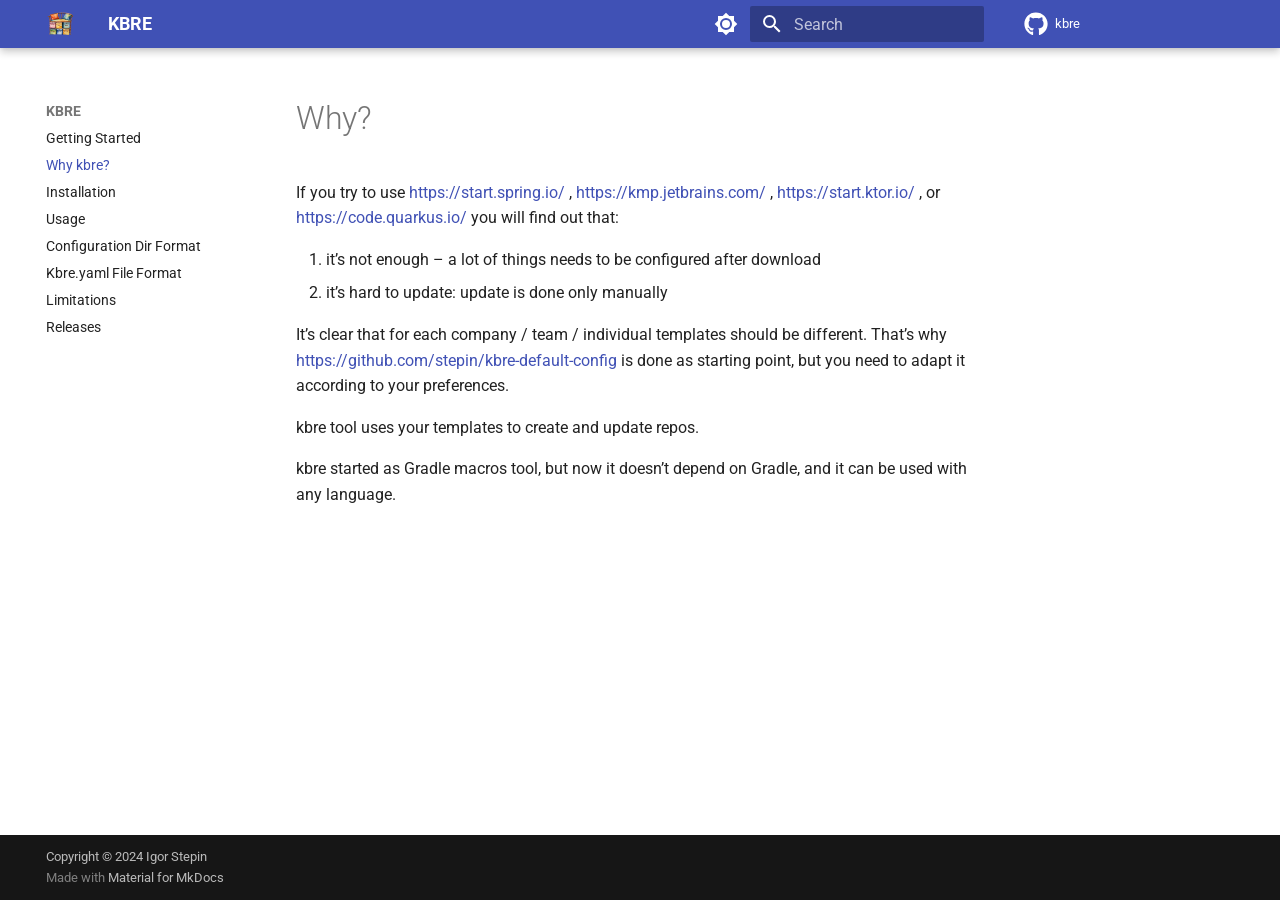
<file: why/index.html>
<!doctype html>
<html lang="en" class="no-js">
  <head>
    
      <meta charset="utf-8">
      <meta name="viewport" content="width=device-width,initial-scale=1">
      
        <meta name="description" content="Automates generation and update of project files for Gradle and other tools.">
      
      
        <meta name="author" content="Igor Stepin">
      
      
      
        <link rel="prev" href="..">
      
      
        <link rel="next" href="../installation/">
      
      
      <link rel="icon" href="../img/chair-logo-64.png">
      <meta name="generator" content="mkdocs-1.6.0, mkdocs-material-9.5.31">
    
    
      
        <title>Why kbre? - KBRE</title>
      
    
    
      <link rel="stylesheet" href="../assets/stylesheets/main.3cba04c6.min.css">
      
        
        <link rel="stylesheet" href="../assets/stylesheets/palette.06af60db.min.css">
      
      


    
    
      
    
    
      
        
        
        <link rel="preconnect" href="https://fonts.gstatic.com" crossorigin>
        <link rel="stylesheet" href="https://fonts.googleapis.com/css?family=Roboto:300,300i,400,400i,700,700i%7CRoboto+Mono:400,400i,700,700i&display=fallback">
        <style>:root{--md-text-font:"Roboto";--md-code-font:"Roboto Mono"}</style>
      
    
    
      <link rel="stylesheet" href="../css/custom.css">
    
    <script>__md_scope=new URL("..",location),__md_hash=e=>[...e].reduce((e,_)=>(e<<5)-e+_.charCodeAt(0),0),__md_get=(e,_=localStorage,t=__md_scope)=>JSON.parse(_.getItem(t.pathname+"."+e)),__md_set=(e,_,t=localStorage,a=__md_scope)=>{try{t.setItem(a.pathname+"."+e,JSON.stringify(_))}catch(e){}}</script>
    
      

    
    
    
  </head>
  
  
    
    
      
    
    
    
    
    <body dir="ltr" data-md-color-scheme="default" data-md-color-primary="indigo" data-md-color-accent="indigo">
  
    
    <input class="md-toggle" data-md-toggle="drawer" type="checkbox" id="__drawer" autocomplete="off">
    <input class="md-toggle" data-md-toggle="search" type="checkbox" id="__search" autocomplete="off">
    <label class="md-overlay" for="__drawer"></label>
    <div data-md-component="skip">
      
        
        <a href="#why" class="md-skip">
          Skip to content
        </a>
      
    </div>
    <div data-md-component="announce">
      
    </div>
    
    
      

  

<header class="md-header md-header--shadow" data-md-component="header">
  <nav class="md-header__inner md-grid" aria-label="Header">
    <a href=".." title="KBRE" class="md-header__button md-logo" aria-label="KBRE" data-md-component="logo">
      
  <img src="../img/chair-logo.png" alt="logo">

    </a>
    <label class="md-header__button md-icon" for="__drawer">
      
      <svg xmlns="http://www.w3.org/2000/svg" viewBox="0 0 24 24"><path d="M3 6h18v2H3V6m0 5h18v2H3v-2m0 5h18v2H3v-2Z"/></svg>
    </label>
    <div class="md-header__title" data-md-component="header-title">
      <div class="md-header__ellipsis">
        <div class="md-header__topic">
          <span class="md-ellipsis">
            KBRE
          </span>
        </div>
        <div class="md-header__topic" data-md-component="header-topic">
          <span class="md-ellipsis">
            
              Why kbre?
            
          </span>
        </div>
      </div>
    </div>
    
      
        <form class="md-header__option" data-md-component="palette">
  
    
    
    
    <input class="md-option" data-md-color-media="(prefers-color-scheme: light)" data-md-color-scheme="default" data-md-color-primary="indigo" data-md-color-accent="indigo"  aria-label="Switch to dark mode"  type="radio" name="__palette" id="__palette_0">
    
      <label class="md-header__button md-icon" title="Switch to dark mode" for="__palette_1" hidden>
        <svg xmlns="http://www.w3.org/2000/svg" viewBox="0 0 24 24"><path d="M12 8a4 4 0 0 0-4 4 4 4 0 0 0 4 4 4 4 0 0 0 4-4 4 4 0 0 0-4-4m0 10a6 6 0 0 1-6-6 6 6 0 0 1 6-6 6 6 0 0 1 6 6 6 6 0 0 1-6 6m8-9.31V4h-4.69L12 .69 8.69 4H4v4.69L.69 12 4 15.31V20h4.69L12 23.31 15.31 20H20v-4.69L23.31 12 20 8.69Z"/></svg>
      </label>
    
  
    
    
    
    <input class="md-option" data-md-color-media="(prefers-color-scheme: dark)" data-md-color-scheme="slate" data-md-color-primary="indigo" data-md-color-accent="indigo"  aria-label="Switch to light mode"  type="radio" name="__palette" id="__palette_1">
    
      <label class="md-header__button md-icon" title="Switch to light mode" for="__palette_0" hidden>
        <svg xmlns="http://www.w3.org/2000/svg" viewBox="0 0 24 24"><path d="M12 18c-.89 0-1.74-.2-2.5-.55C11.56 16.5 13 14.42 13 12c0-2.42-1.44-4.5-3.5-5.45C10.26 6.2 11.11 6 12 6a6 6 0 0 1 6 6 6 6 0 0 1-6 6m8-9.31V4h-4.69L12 .69 8.69 4H4v4.69L.69 12 4 15.31V20h4.69L12 23.31 15.31 20H20v-4.69L23.31 12 20 8.69Z"/></svg>
      </label>
    
  
</form>
      
    
    
      <script>var media,input,key,value,palette=__md_get("__palette");if(palette&&palette.color){"(prefers-color-scheme)"===palette.color.media&&(media=matchMedia("(prefers-color-scheme: light)"),input=document.querySelector(media.matches?"[data-md-color-media='(prefers-color-scheme: light)']":"[data-md-color-media='(prefers-color-scheme: dark)']"),palette.color.media=input.getAttribute("data-md-color-media"),palette.color.scheme=input.getAttribute("data-md-color-scheme"),palette.color.primary=input.getAttribute("data-md-color-primary"),palette.color.accent=input.getAttribute("data-md-color-accent"));for([key,value]of Object.entries(palette.color))document.body.setAttribute("data-md-color-"+key,value)}</script>
    
    
    
      <label class="md-header__button md-icon" for="__search">
        
        <svg xmlns="http://www.w3.org/2000/svg" viewBox="0 0 24 24"><path d="M9.5 3A6.5 6.5 0 0 1 16 9.5c0 1.61-.59 3.09-1.56 4.23l.27.27h.79l5 5-1.5 1.5-5-5v-.79l-.27-.27A6.516 6.516 0 0 1 9.5 16 6.5 6.5 0 0 1 3 9.5 6.5 6.5 0 0 1 9.5 3m0 2C7 5 5 7 5 9.5S7 14 9.5 14 14 12 14 9.5 12 5 9.5 5Z"/></svg>
      </label>
      <div class="md-search" data-md-component="search" role="dialog">
  <label class="md-search__overlay" for="__search"></label>
  <div class="md-search__inner" role="search">
    <form class="md-search__form" name="search">
      <input type="text" class="md-search__input" name="query" aria-label="Search" placeholder="Search" autocapitalize="off" autocorrect="off" autocomplete="off" spellcheck="false" data-md-component="search-query" required>
      <label class="md-search__icon md-icon" for="__search">
        
        <svg xmlns="http://www.w3.org/2000/svg" viewBox="0 0 24 24"><path d="M9.5 3A6.5 6.5 0 0 1 16 9.5c0 1.61-.59 3.09-1.56 4.23l.27.27h.79l5 5-1.5 1.5-5-5v-.79l-.27-.27A6.516 6.516 0 0 1 9.5 16 6.5 6.5 0 0 1 3 9.5 6.5 6.5 0 0 1 9.5 3m0 2C7 5 5 7 5 9.5S7 14 9.5 14 14 12 14 9.5 12 5 9.5 5Z"/></svg>
        
        <svg xmlns="http://www.w3.org/2000/svg" viewBox="0 0 24 24"><path d="M20 11v2H8l5.5 5.5-1.42 1.42L4.16 12l7.92-7.92L13.5 5.5 8 11h12Z"/></svg>
      </label>
      <nav class="md-search__options" aria-label="Search">
        
        <button type="reset" class="md-search__icon md-icon" title="Clear" aria-label="Clear" tabindex="-1">
          
          <svg xmlns="http://www.w3.org/2000/svg" viewBox="0 0 24 24"><path d="M19 6.41 17.59 5 12 10.59 6.41 5 5 6.41 10.59 12 5 17.59 6.41 19 12 13.41 17.59 19 19 17.59 13.41 12 19 6.41Z"/></svg>
        </button>
      </nav>
      
    </form>
    <div class="md-search__output">
      <div class="md-search__scrollwrap" tabindex="0" data-md-scrollfix>
        <div class="md-search-result" data-md-component="search-result">
          <div class="md-search-result__meta">
            Initializing search
          </div>
          <ol class="md-search-result__list" role="presentation"></ol>
        </div>
      </div>
    </div>
  </div>
</div>
    
    
      <div class="md-header__source">
        <a href="https://github.com/stepin/kbre" title="Go to repository" class="md-source" data-md-component="source">
  <div class="md-source__icon md-icon">
    
    <svg xmlns="http://www.w3.org/2000/svg" viewBox="0 0 496 512"><!--! Font Awesome Free 6.6.0 by @fontawesome - https://fontawesome.com License - https://fontawesome.com/license/free (Icons: CC BY 4.0, Fonts: SIL OFL 1.1, Code: MIT License) Copyright 2024 Fonticons, Inc.--><path d="M165.9 397.4c0 2-2.3 3.6-5.2 3.6-3.3.3-5.6-1.3-5.6-3.6 0-2 2.3-3.6 5.2-3.6 3-.3 5.6 1.3 5.6 3.6zm-31.1-4.5c-.7 2 1.3 4.3 4.3 4.9 2.6 1 5.6 0 6.2-2s-1.3-4.3-4.3-5.2c-2.6-.7-5.5.3-6.2 2.3zm44.2-1.7c-2.9.7-4.9 2.6-4.6 4.9.3 2 2.9 3.3 5.9 2.6 2.9-.7 4.9-2.6 4.6-4.6-.3-1.9-3-3.2-5.9-2.9zM244.8 8C106.1 8 0 113.3 0 252c0 110.9 69.8 205.8 169.5 239.2 12.8 2.3 17.3-5.6 17.3-12.1 0-6.2-.3-40.4-.3-61.4 0 0-70 15-84.7-29.8 0 0-11.4-29.1-27.8-36.6 0 0-22.9-15.7 1.6-15.4 0 0 24.9 2 38.6 25.8 21.9 38.6 58.6 27.5 72.9 20.9 2.3-16 8.8-27.1 16-33.7-55.9-6.2-112.3-14.3-112.3-110.5 0-27.5 7.6-41.3 23.6-58.9-2.6-6.5-11.1-33.3 2.6-67.9 20.9-6.5 69 27 69 27 20-5.6 41.5-8.5 62.8-8.5s42.8 2.9 62.8 8.5c0 0 48.1-33.6 69-27 13.7 34.7 5.2 61.4 2.6 67.9 16 17.7 25.8 31.5 25.8 58.9 0 96.5-58.9 104.2-114.8 110.5 9.2 7.9 17 22.9 17 46.4 0 33.7-.3 75.4-.3 83.6 0 6.5 4.6 14.4 17.3 12.1C428.2 457.8 496 362.9 496 252 496 113.3 383.5 8 244.8 8zM97.2 352.9c-1.3 1-1 3.3.7 5.2 1.6 1.6 3.9 2.3 5.2 1 1.3-1 1-3.3-.7-5.2-1.6-1.6-3.9-2.3-5.2-1zm-10.8-8.1c-.7 1.3.3 2.9 2.3 3.9 1.6 1 3.6.7 4.3-.7.7-1.3-.3-2.9-2.3-3.9-2-.6-3.6-.3-4.3.7zm32.4 35.6c-1.6 1.3-1 4.3 1.3 6.2 2.3 2.3 5.2 2.6 6.5 1 1.3-1.3.7-4.3-1.3-6.2-2.2-2.3-5.2-2.6-6.5-1zm-11.4-14.7c-1.6 1-1.6 3.6 0 5.9 1.6 2.3 4.3 3.3 5.6 2.3 1.6-1.3 1.6-3.9 0-6.2-1.4-2.3-4-3.3-5.6-2z"/></svg>
  </div>
  <div class="md-source__repository">
    kbre
  </div>
</a>
      </div>
    
  </nav>
  
</header>
    
    <div class="md-container" data-md-component="container">
      
      
        
          
        
      
      <main class="md-main" data-md-component="main">
        <div class="md-main__inner md-grid">
          
            
              
              <div class="md-sidebar md-sidebar--primary" data-md-component="sidebar" data-md-type="navigation" >
                <div class="md-sidebar__scrollwrap">
                  <div class="md-sidebar__inner">
                    



<nav class="md-nav md-nav--primary" aria-label="Navigation" data-md-level="0">
  <label class="md-nav__title" for="__drawer">
    <a href=".." title="KBRE" class="md-nav__button md-logo" aria-label="KBRE" data-md-component="logo">
      
  <img src="../img/chair-logo.png" alt="logo">

    </a>
    KBRE
  </label>
  
    <div class="md-nav__source">
      <a href="https://github.com/stepin/kbre" title="Go to repository" class="md-source" data-md-component="source">
  <div class="md-source__icon md-icon">
    
    <svg xmlns="http://www.w3.org/2000/svg" viewBox="0 0 496 512"><!--! Font Awesome Free 6.6.0 by @fontawesome - https://fontawesome.com License - https://fontawesome.com/license/free (Icons: CC BY 4.0, Fonts: SIL OFL 1.1, Code: MIT License) Copyright 2024 Fonticons, Inc.--><path d="M165.9 397.4c0 2-2.3 3.6-5.2 3.6-3.3.3-5.6-1.3-5.6-3.6 0-2 2.3-3.6 5.2-3.6 3-.3 5.6 1.3 5.6 3.6zm-31.1-4.5c-.7 2 1.3 4.3 4.3 4.9 2.6 1 5.6 0 6.2-2s-1.3-4.3-4.3-5.2c-2.6-.7-5.5.3-6.2 2.3zm44.2-1.7c-2.9.7-4.9 2.6-4.6 4.9.3 2 2.9 3.3 5.9 2.6 2.9-.7 4.9-2.6 4.6-4.6-.3-1.9-3-3.2-5.9-2.9zM244.8 8C106.1 8 0 113.3 0 252c0 110.9 69.8 205.8 169.5 239.2 12.8 2.3 17.3-5.6 17.3-12.1 0-6.2-.3-40.4-.3-61.4 0 0-70 15-84.7-29.8 0 0-11.4-29.1-27.8-36.6 0 0-22.9-15.7 1.6-15.4 0 0 24.9 2 38.6 25.8 21.9 38.6 58.6 27.5 72.9 20.9 2.3-16 8.8-27.1 16-33.7-55.9-6.2-112.3-14.3-112.3-110.5 0-27.5 7.6-41.3 23.6-58.9-2.6-6.5-11.1-33.3 2.6-67.9 20.9-6.5 69 27 69 27 20-5.6 41.5-8.5 62.8-8.5s42.8 2.9 62.8 8.5c0 0 48.1-33.6 69-27 13.7 34.7 5.2 61.4 2.6 67.9 16 17.7 25.8 31.5 25.8 58.9 0 96.5-58.9 104.2-114.8 110.5 9.2 7.9 17 22.9 17 46.4 0 33.7-.3 75.4-.3 83.6 0 6.5 4.6 14.4 17.3 12.1C428.2 457.8 496 362.9 496 252 496 113.3 383.5 8 244.8 8zM97.2 352.9c-1.3 1-1 3.3.7 5.2 1.6 1.6 3.9 2.3 5.2 1 1.3-1 1-3.3-.7-5.2-1.6-1.6-3.9-2.3-5.2-1zm-10.8-8.1c-.7 1.3.3 2.9 2.3 3.9 1.6 1 3.6.7 4.3-.7.7-1.3-.3-2.9-2.3-3.9-2-.6-3.6-.3-4.3.7zm32.4 35.6c-1.6 1.3-1 4.3 1.3 6.2 2.3 2.3 5.2 2.6 6.5 1 1.3-1.3.7-4.3-1.3-6.2-2.2-2.3-5.2-2.6-6.5-1zm-11.4-14.7c-1.6 1-1.6 3.6 0 5.9 1.6 2.3 4.3 3.3 5.6 2.3 1.6-1.3 1.6-3.9 0-6.2-1.4-2.3-4-3.3-5.6-2z"/></svg>
  </div>
  <div class="md-source__repository">
    kbre
  </div>
</a>
    </div>
  
  <ul class="md-nav__list" data-md-scrollfix>
    
      
      
  
  
  
  
    <li class="md-nav__item">
      <a href=".." class="md-nav__link">
        
  
  <span class="md-ellipsis">
    Getting Started
  </span>
  

      </a>
    </li>
  

    
      
      
  
  
    
  
  
  
    <li class="md-nav__item md-nav__item--active">
      
      <input class="md-nav__toggle md-toggle" type="checkbox" id="__toc">
      
      
        
      
      
      <a href="./" class="md-nav__link md-nav__link--active">
        
  
  <span class="md-ellipsis">
    Why kbre?
  </span>
  

      </a>
      
    </li>
  

    
      
      
  
  
  
  
    <li class="md-nav__item">
      <a href="../installation/" class="md-nav__link">
        
  
  <span class="md-ellipsis">
    Installation
  </span>
  

      </a>
    </li>
  

    
      
      
  
  
  
  
    <li class="md-nav__item">
      <a href="../usage/" class="md-nav__link">
        
  
  <span class="md-ellipsis">
    Usage
  </span>
  

      </a>
    </li>
  

    
      
      
  
  
  
  
    <li class="md-nav__item">
      <a href="../configDirFormat/" class="md-nav__link">
        
  
  <span class="md-ellipsis">
    Configuration Dir Format
  </span>
  

      </a>
    </li>
  

    
      
      
  
  
  
  
    <li class="md-nav__item">
      <a href="../kbreFileFormat/" class="md-nav__link">
        
  
  <span class="md-ellipsis">
    Kbre.yaml File Format
  </span>
  

      </a>
    </li>
  

    
      
      
  
  
  
  
    <li class="md-nav__item">
      <a href="../limitations/" class="md-nav__link">
        
  
  <span class="md-ellipsis">
    Limitations
  </span>
  

      </a>
    </li>
  

    
      
      
  
  
  
  
    <li class="md-nav__item">
      <a href="../changelog/" class="md-nav__link">
        
  
  <span class="md-ellipsis">
    Releases
  </span>
  

      </a>
    </li>
  

    
  </ul>
</nav>
                  </div>
                </div>
              </div>
            
            
              
              <div class="md-sidebar md-sidebar--secondary" data-md-component="sidebar" data-md-type="toc" >
                <div class="md-sidebar__scrollwrap">
                  <div class="md-sidebar__inner">
                    

<nav class="md-nav md-nav--secondary" aria-label="Table of contents">
  
  
  
    
  
  
</nav>
                  </div>
                </div>
              </div>
            
          
          
            <div class="md-content" data-md-component="content">
              <article class="md-content__inner md-typeset">
                
                  

  
  


<h1 id="why">Why?<a class="headerlink" href="#why" title="Permanent link">&para;</a></h1>
<p>If you try to use <a href="https://start.spring.io/">https://start.spring.io/</a> , <a href="https://kmp.jetbrains.com/">https://kmp.jetbrains.com/</a> , <a href="https://start.ktor.io/">https://start.ktor.io/</a> ,
or <a href="https://code.quarkus.io/">https://code.quarkus.io/</a> you will find out that:</p>
<ol>
<li>it&rsquo;s not enough &ndash; a lot of things needs to be configured after download</li>
<li>it&rsquo;s hard to update: update is done only manually</li>
</ol>
<p>It&rsquo;s clear that for each company / team / individual templates should be different.
That&rsquo;s why <a href="https://github.com/stepin/kbre-default-config">https://github.com/stepin/kbre-default-config</a> is done as starting point,
but you need to adapt it according to your preferences.</p>
<p>kbre tool uses your templates to create and update repos.</p>
<p>kbre started as Gradle macros tool, but now it doesn&rsquo;t depend on Gradle, and it can be used with any language.</p>












                
              </article>
            </div>
          
          
<script>var target=document.getElementById(location.hash.slice(1));target&&target.name&&(target.checked=target.name.startsWith("__tabbed_"))</script>
        </div>
        
      </main>
      
        <footer class="md-footer">
  
  <div class="md-footer-meta md-typeset">
    <div class="md-footer-meta__inner md-grid">
      <div class="md-copyright">
  
    <div class="md-copyright__highlight">
      Copyright &copy; 2024 Igor Stepin
    </div>
  
  
    Made with
    <a href="https://squidfunk.github.io/mkdocs-material/" target="_blank" rel="noopener">
      Material for MkDocs
    </a>
  
</div>
      
    </div>
  </div>
</footer>
      
    </div>
    <div class="md-dialog" data-md-component="dialog">
      <div class="md-dialog__inner md-typeset"></div>
    </div>
    
    
    <script id="__config" type="application/json">{"base": "..", "features": [], "search": "../assets/javascripts/workers/search.b8dbb3d2.min.js", "translations": {"clipboard.copied": "Copied to clipboard", "clipboard.copy": "Copy to clipboard", "search.result.more.one": "1 more on this page", "search.result.more.other": "# more on this page", "search.result.none": "No matching documents", "search.result.one": "1 matching document", "search.result.other": "# matching documents", "search.result.placeholder": "Type to start searching", "search.result.term.missing": "Missing", "select.version": "Select version"}}</script>
    
    
      <script src="../assets/javascripts/bundle.fe8b6f2b.min.js"></script>
      
    
  </body>
</html>
</file>
<file: css/custom.css>
h2 sup {
    vertical-align: baseline;
    opacity: 0.75;
}

.video-wrapper {
    position: relative;
    display: block;
    height: 0;
    padding: 0;
    overflow: hidden;
    padding-bottom: 56.25%;
}
.video-wrapper > iframe {
    position: absolute;
    top: 0;
    bottom: 0;
    left: 0;
    width: 100%;
    height: 100%;
    border: 0;
}
</file>
<file: assets/stylesheets/main.3cba04c6.min.css>
@charset "UTF-8";html{-webkit-text-size-adjust:none;-moz-text-size-adjust:none;text-size-adjust:none;box-sizing:border-box}*,:after,:before{box-sizing:inherit}@media (prefers-reduced-motion){*,:after,:before{transition:none!important}}body{margin:0}a,button,input,label{-webkit-tap-highlight-color:transparent}a{color:inherit;text-decoration:none}hr{border:0;box-sizing:initial;display:block;height:.05rem;overflow:visible;padding:0}small{font-size:80%}sub,sup{line-height:1em}img{border-style:none}table{border-collapse:initial;border-spacing:0}td,th{font-weight:400;vertical-align:top}button{background:#0000;border:0;font-family:inherit;font-size:inherit;margin:0;padding:0}input{border:0;outline:none}:root{--md-primary-fg-color:#4051b5;--md-primary-fg-color--light:#5d6cc0;--md-primary-fg-color--dark:#303fa1;--md-primary-bg-color:#fff;--md-primary-bg-color--light:#ffffffb3;--md-accent-fg-color:#526cfe;--md-accent-fg-color--transparent:#526cfe1a;--md-accent-bg-color:#fff;--md-accent-bg-color--light:#ffffffb3}[data-md-color-scheme=default]{color-scheme:light}[data-md-color-scheme=default] img[src$="#gh-dark-mode-only"],[data-md-color-scheme=default] img[src$="#only-dark"]{display:none}:root,[data-md-color-scheme=default]{--md-hue:225deg;--md-default-fg-color:#000000de;--md-default-fg-color--light:#0000008a;--md-default-fg-color--lighter:#00000052;--md-default-fg-color--lightest:#00000012;--md-default-bg-color:#fff;--md-default-bg-color--light:#ffffffb3;--md-default-bg-color--lighter:#ffffff4d;--md-default-bg-color--lightest:#ffffff1f;--md-code-fg-color:#36464e;--md-code-bg-color:#f5f5f5;--md-code-hl-color:#4287ff;--md-code-hl-color--light:#4287ff1a;--md-code-hl-number-color:#d52a2a;--md-code-hl-special-color:#db1457;--md-code-hl-function-color:#a846b9;--md-code-hl-constant-color:#6e59d9;--md-code-hl-keyword-color:#3f6ec6;--md-code-hl-string-color:#1c7d4d;--md-code-hl-name-color:var(--md-code-fg-color);--md-code-hl-operator-color:var(--md-default-fg-color--light);--md-code-hl-punctuation-color:var(--md-default-fg-color--light);--md-code-hl-comment-color:var(--md-default-fg-color--light);--md-code-hl-generic-color:var(--md-default-fg-color--light);--md-code-hl-variable-color:var(--md-default-fg-color--light);--md-typeset-color:var(--md-default-fg-color);--md-typeset-a-color:var(--md-primary-fg-color);--md-typeset-del-color:#f5503d26;--md-typeset-ins-color:#0bd57026;--md-typeset-kbd-color:#fafafa;--md-typeset-kbd-accent-color:#fff;--md-typeset-kbd-border-color:#b8b8b8;--md-typeset-mark-color:#ffff0080;--md-typeset-table-color:#0000001f;--md-typeset-table-color--light:rgba(0,0,0,.035);--md-admonition-fg-color:var(--md-default-fg-color);--md-admonition-bg-color:var(--md-default-bg-color);--md-warning-fg-color:#000000de;--md-warning-bg-color:#ff9;--md-footer-fg-color:#fff;--md-footer-fg-color--light:#ffffffb3;--md-footer-fg-color--lighter:#ffffff73;--md-footer-bg-color:#000000de;--md-footer-bg-color--dark:#00000052;--md-shadow-z1:0 0.2rem 0.5rem #0000000d,0 0 0.05rem #0000001a;--md-shadow-z2:0 0.2rem 0.5rem #0000001a,0 0 0.05rem #00000040;--md-shadow-z3:0 0.2rem 0.5rem #0003,0 0 0.05rem #00000059}.md-icon svg{fill:currentcolor;display:block;height:1.2rem;width:1.2rem}body{-webkit-font-smoothing:antialiased;-moz-osx-font-smoothing:grayscale;--md-text-font-family:var(--md-text-font,_),-apple-system,BlinkMacSystemFont,Helvetica,Arial,sans-serif;--md-code-font-family:var(--md-code-font,_),SFMono-Regular,Consolas,Menlo,monospace}aside,body,input{font-feature-settings:"kern","liga";color:var(--md-typeset-color);font-family:var(--md-text-font-family)}code,kbd,pre{font-feature-settings:"kern";font-family:var(--md-code-font-family)}:root{--md-typeset-table-sort-icon:url('data:image/svg+xml;charset=utf-8,<svg xmlns="http://www.w3.org/2000/svg" viewBox="0 0 24 24"><path d="m18 21-4-4h3V7h-3l4-4 4 4h-3v10h3M2 19v-2h10v2M2 13v-2h7v2M2 7V5h4v2H2Z"/></svg>');--md-typeset-table-sort-icon--asc:url('data:image/svg+xml;charset=utf-8,<svg xmlns="http://www.w3.org/2000/svg" viewBox="0 0 24 24"><path d="M19 17h3l-4 4-4-4h3V3h2M2 17h10v2H2M6 5v2H2V5m0 6h7v2H2v-2Z"/></svg>');--md-typeset-table-sort-icon--desc:url('data:image/svg+xml;charset=utf-8,<svg xmlns="http://www.w3.org/2000/svg" viewBox="0 0 24 24"><path d="M19 7h3l-4-4-4 4h3v14h2M2 17h10v2H2M6 5v2H2V5m0 6h7v2H2v-2Z"/></svg>')}.md-typeset{-webkit-print-color-adjust:exact;color-adjust:exact;font-size:.8rem;line-height:1.6}@media print{.md-typeset{font-size:.68rem}}.md-typeset blockquote,.md-typeset dl,.md-typeset figure,.md-typeset ol,.md-typeset pre,.md-typeset ul{margin-bottom:1em;margin-top:1em}.md-typeset h1{color:var(--md-default-fg-color--light);font-size:2em;line-height:1.3;margin:0 0 1.25em}.md-typeset h1,.md-typeset h2{font-weight:300;letter-spacing:-.01em}.md-typeset h2{font-size:1.5625em;line-height:1.4;margin:1.6em 0 .64em}.md-typeset h3{font-size:1.25em;font-weight:400;letter-spacing:-.01em;line-height:1.5;margin:1.6em 0 .8em}.md-typeset h2+h3{margin-top:.8em}.md-typeset h4{font-weight:700;letter-spacing:-.01em;margin:1em 0}.md-typeset h5,.md-typeset h6{color:var(--md-default-fg-color--light);font-size:.8em;font-weight:700;letter-spacing:-.01em;margin:1.25em 0}.md-typeset h5{text-transform:uppercase}.md-typeset hr{border-bottom:.05rem solid var(--md-default-fg-color--lightest);display:flow-root;margin:1.5em 0}.md-typeset a{color:var(--md-typeset-a-color);word-break:break-word}.md-typeset a,.md-typeset a:before{transition:color 125ms}.md-typeset a:focus,.md-typeset a:hover{color:var(--md-accent-fg-color)}.md-typeset a:focus code,.md-typeset a:hover code{background-color:var(--md-accent-fg-color--transparent)}.md-typeset a code{color:currentcolor;transition:background-color 125ms}.md-typeset a.focus-visible{outline-color:var(--md-accent-fg-color);outline-offset:.2rem}.md-typeset code,.md-typeset kbd,.md-typeset pre{color:var(--md-code-fg-color);direction:ltr;font-variant-ligatures:none}@media print{.md-typeset code,.md-typeset kbd,.md-typeset pre{white-space:pre-wrap}}.md-typeset code{background-color:var(--md-code-bg-color);border-radius:.1rem;-webkit-box-decoration-break:clone;box-decoration-break:clone;font-size:.85em;padding:0 .2941176471em;word-break:break-word}.md-typeset code:not(.focus-visible){-webkit-tap-highlight-color:transparent;outline:none}.md-typeset pre{display:flow-root;line-height:1.4;position:relative}.md-typeset pre>code{-webkit-box-decoration-break:slice;box-decoration-break:slice;box-shadow:none;display:block;margin:0;outline-color:var(--md-accent-fg-color);overflow:auto;padding:.7720588235em 1.1764705882em;scrollbar-color:var(--md-default-fg-color--lighter) #0000;scrollbar-width:thin;touch-action:auto;word-break:normal}.md-typeset pre>code:hover{scrollbar-color:var(--md-accent-fg-color) #0000}.md-typeset pre>code::-webkit-scrollbar{height:.2rem;width:.2rem}.md-typeset pre>code::-webkit-scrollbar-thumb{background-color:var(--md-default-fg-color--lighter)}.md-typeset pre>code::-webkit-scrollbar-thumb:hover{background-color:var(--md-accent-fg-color)}.md-typeset kbd{background-color:var(--md-typeset-kbd-color);border-radius:.1rem;box-shadow:0 .1rem 0 .05rem var(--md-typeset-kbd-border-color),0 .1rem 0 var(--md-typeset-kbd-border-color),0 -.1rem .2rem var(--md-typeset-kbd-accent-color) inset;color:var(--md-default-fg-color);display:inline-block;font-size:.75em;padding:0 .6666666667em;vertical-align:text-top;word-break:break-word}.md-typeset mark{background-color:var(--md-typeset-mark-color);-webkit-box-decoration-break:clone;box-decoration-break:clone;color:inherit;word-break:break-word}.md-typeset abbr{border-bottom:.05rem dotted var(--md-default-fg-color--light);cursor:help;text-decoration:none}.md-typeset small{opacity:.75}[dir=ltr] .md-typeset sub,[dir=ltr] .md-typeset sup{margin-left:.078125em}[dir=rtl] .md-typeset sub,[dir=rtl] .md-typeset sup{margin-right:.078125em}[dir=ltr] .md-typeset blockquote{padding-left:.6rem}[dir=rtl] .md-typeset blockquote{padding-right:.6rem}[dir=ltr] .md-typeset blockquote{border-left:.2rem solid var(--md-default-fg-color--lighter)}[dir=rtl] .md-typeset blockquote{border-right:.2rem solid var(--md-default-fg-color--lighter)}.md-typeset blockquote{color:var(--md-default-fg-color--light);margin-left:0;margin-right:0}.md-typeset ul{list-style-type:disc}[dir=ltr] .md-typeset ol,[dir=ltr] .md-typeset ul{margin-left:.625em}[dir=rtl] .md-typeset ol,[dir=rtl] .md-typeset ul{margin-right:.625em}.md-typeset ol,.md-typeset ul{padding:0}.md-typeset ol:not([hidden]),.md-typeset ul:not([hidden]){display:flow-root}.md-typeset ol ol,.md-typeset ul ol{list-style-type:lower-alpha}.md-typeset ol ol ol,.md-typeset ul ol ol{list-style-type:lower-roman}[dir=ltr] .md-typeset ol li,[dir=ltr] .md-typeset ul li{margin-left:1.25em}[dir=rtl] .md-typeset ol li,[dir=rtl] .md-typeset ul li{margin-right:1.25em}.md-typeset ol li,.md-typeset ul li{margin-bottom:.5em}.md-typeset ol li blockquote,.md-typeset ol li p,.md-typeset ul li blockquote,.md-typeset ul li p{margin:.5em 0}.md-typeset ol li:last-child,.md-typeset ul li:last-child{margin-bottom:0}[dir=ltr] .md-typeset ol li ol,[dir=ltr] .md-typeset ol li ul,[dir=ltr] .md-typeset ul li ol,[dir=ltr] .md-typeset ul li ul{margin-left:.625em}[dir=rtl] .md-typeset ol li ol,[dir=rtl] .md-typeset ol li ul,[dir=rtl] .md-typeset ul li ol,[dir=rtl] .md-typeset ul li ul{margin-right:.625em}.md-typeset ol li ol,.md-typeset ol li ul,.md-typeset ul li ol,.md-typeset ul li ul{margin-bottom:.5em;margin-top:.5em}[dir=ltr] .md-typeset dd{margin-left:1.875em}[dir=rtl] .md-typeset dd{margin-right:1.875em}.md-typeset dd{margin-bottom:1.5em;margin-top:1em}.md-typeset img,.md-typeset svg,.md-typeset video{height:auto;max-width:100%}.md-typeset img[align=left]{margin:1em 1em 1em 0}.md-typeset img[align=right]{margin:1em 0 1em 1em}.md-typeset img[align]:only-child{margin-top:0}.md-typeset figure{display:flow-root;margin:1em auto;max-width:100%;text-align:center;width:-moz-fit-content;width:fit-content}.md-typeset figure img{display:block;margin:0 auto}.md-typeset figcaption{font-style:italic;margin:1em auto;max-width:24rem}.md-typeset iframe{max-width:100%}.md-typeset table:not([class]){background-color:var(--md-default-bg-color);border:.05rem solid var(--md-typeset-table-color);border-radius:.1rem;display:inline-block;font-size:.64rem;max-width:100%;overflow:auto;touch-action:auto}@media print{.md-typeset table:not([class]){display:table}}.md-typeset table:not([class])+*{margin-top:1.5em}.md-typeset table:not([class]) td>:first-child,.md-typeset table:not([class]) th>:first-child{margin-top:0}.md-typeset table:not([class]) td>:last-child,.md-typeset table:not([class]) th>:last-child{margin-bottom:0}.md-typeset table:not([class]) td:not([align]),.md-typeset table:not([class]) th:not([align]){text-align:left}[dir=rtl] .md-typeset table:not([class]) td:not([align]),[dir=rtl] .md-typeset table:not([class]) th:not([align]){text-align:right}.md-typeset table:not([class]) th{font-weight:700;min-width:5rem;padding:.9375em 1.25em;vertical-align:top}.md-typeset table:not([class]) td{border-top:.05rem solid var(--md-typeset-table-color);padding:.9375em 1.25em;vertical-align:top}.md-typeset table:not([class]) tbody tr{transition:background-color 125ms}.md-typeset table:not([class]) tbody tr:hover{background-color:var(--md-typeset-table-color--light);box-shadow:0 .05rem 0 var(--md-default-bg-color) inset}.md-typeset table:not([class]) a{word-break:normal}.md-typeset table th[role=columnheader]{cursor:pointer}[dir=ltr] .md-typeset table th[role=columnheader]:after{margin-left:.5em}[dir=rtl] .md-typeset table th[role=columnheader]:after{margin-right:.5em}.md-typeset table th[role=columnheader]:after{content:"";display:inline-block;height:1.2em;-webkit-mask-image:var(--md-typeset-table-sort-icon);mask-image:var(--md-typeset-table-sort-icon);-webkit-mask-repeat:no-repeat;mask-repeat:no-repeat;-webkit-mask-size:contain;mask-size:contain;transition:background-color 125ms;vertical-align:text-bottom;width:1.2em}.md-typeset table th[role=columnheader]:hover:after{background-color:var(--md-default-fg-color--lighter)}.md-typeset table th[role=columnheader][aria-sort=ascending]:after{background-color:var(--md-default-fg-color--light);-webkit-mask-image:var(--md-typeset-table-sort-icon--asc);mask-image:var(--md-typeset-table-sort-icon--asc)}.md-typeset table th[role=columnheader][aria-sort=descending]:after{background-color:var(--md-default-fg-color--light);-webkit-mask-image:var(--md-typeset-table-sort-icon--desc);mask-image:var(--md-typeset-table-sort-icon--desc)}.md-typeset__scrollwrap{margin:1em -.8rem;overflow-x:auto;touch-action:auto}.md-typeset__table{display:inline-block;margin-bottom:.5em;padding:0 .8rem}@media print{.md-typeset__table{display:block}}html .md-typeset__table table{display:table;margin:0;overflow:hidden;width:100%}@media screen and (max-width:44.984375em){.md-content__inner>pre{margin:1em -.8rem}.md-content__inner>pre code{border-radius:0}}.md-typeset .md-author{border-radius:100%;display:block;flex-shrink:0;height:1.6rem;overflow:hidden;position:relative;transition:color 125ms,transform 125ms;width:1.6rem}.md-typeset .md-author img{display:block}.md-typeset .md-author--more{background:var(--md-default-fg-color--lightest);color:var(--md-default-fg-color--lighter);font-size:.6rem;font-weight:700;line-height:1.6rem;text-align:center}.md-typeset .md-author--long{height:2.4rem;width:2.4rem}.md-typeset a.md-author{transform:scale(1)}.md-typeset a.md-author img{border-radius:100%;filter:grayscale(100%) opacity(75%);transition:filter 125ms}.md-typeset a.md-author:focus,.md-typeset a.md-author:hover{transform:scale(1.1);z-index:1}.md-typeset a.md-author:focus img,.md-typeset a.md-author:hover img{filter:grayscale(0)}.md-banner{background-color:var(--md-footer-bg-color);color:var(--md-footer-fg-color);overflow:auto}@media print{.md-banner{display:none}}.md-banner--warning{background-color:var(--md-warning-bg-color);color:var(--md-warning-fg-color)}.md-banner__inner{font-size:.7rem;margin:.6rem auto;padding:0 .8rem}[dir=ltr] .md-banner__button{float:right}[dir=rtl] .md-banner__button{float:left}.md-banner__button{color:inherit;cursor:pointer;transition:opacity .25s}.no-js .md-banner__button{display:none}.md-banner__button:hover{opacity:.7}html{font-size:125%;height:100%;overflow-x:hidden}@media screen and (min-width:100em){html{font-size:137.5%}}@media screen and (min-width:125em){html{font-size:150%}}body{background-color:var(--md-default-bg-color);display:flex;flex-direction:column;font-size:.5rem;min-height:100%;position:relative;width:100%}@media print{body{display:block}}@media screen and (max-width:59.984375em){body[data-md-scrolllock]{position:fixed}}.md-grid{margin-left:auto;margin-right:auto;max-width:61rem}.md-container{display:flex;flex-direction:column;flex-grow:1}@media print{.md-container{display:block}}.md-main{flex-grow:1}.md-main__inner{display:flex;height:100%;margin-top:1.5rem}.md-ellipsis{overflow:hidden;text-overflow:ellipsis}.md-toggle{display:none}.md-option{height:0;opacity:0;position:absolute;width:0}.md-option:checked+label:not([hidden]){display:block}.md-option.focus-visible+label{outline-color:var(--md-accent-fg-color);outline-style:auto}.md-skip{background-color:var(--md-default-fg-color);border-radius:.1rem;color:var(--md-default-bg-color);font-size:.64rem;margin:.5rem;opacity:0;outline-color:var(--md-accent-fg-color);padding:.3rem .5rem;position:fixed;transform:translateY(.4rem);z-index:-1}.md-skip:focus{opacity:1;transform:translateY(0);transition:transform .25s cubic-bezier(.4,0,.2,1),opacity 175ms 75ms;z-index:10}@page{margin:25mm}:root{--md-clipboard-icon:url('data:image/svg+xml;charset=utf-8,<svg xmlns="http://www.w3.org/2000/svg" viewBox="0 0 24 24"><path d="M19 21H8V7h11m0-2H8a2 2 0 0 0-2 2v14a2 2 0 0 0 2 2h11a2 2 0 0 0 2-2V7a2 2 0 0 0-2-2m-3-4H4a2 2 0 0 0-2 2v14h2V3h12V1Z"/></svg>')}.md-clipboard{border-radius:.1rem;color:var(--md-default-fg-color--lightest);cursor:pointer;height:1.5em;outline-color:var(--md-accent-fg-color);outline-offset:.1rem;position:absolute;right:.5em;top:.5em;transition:color .25s;width:1.5em;z-index:1}@media print{.md-clipboard{display:none}}.md-clipboard:not(.focus-visible){-webkit-tap-highlight-color:transparent;outline:none}:hover>.md-clipboard{color:var(--md-default-fg-color--light)}.md-clipboard:focus,.md-clipboard:hover{color:var(--md-accent-fg-color)}.md-clipboard:after{background-color:currentcolor;content:"";display:block;height:1.125em;margin:0 auto;-webkit-mask-image:var(--md-clipboard-icon);mask-image:var(--md-clipboard-icon);-webkit-mask-position:center;mask-position:center;-webkit-mask-repeat:no-repeat;mask-repeat:no-repeat;-webkit-mask-size:contain;mask-size:contain;width:1.125em}.md-clipboard--inline{cursor:pointer}.md-clipboard--inline code{transition:color .25s,background-color .25s}.md-clipboard--inline:focus code,.md-clipboard--inline:hover code{background-color:var(--md-accent-fg-color--transparent);color:var(--md-accent-fg-color)}.md-typeset .md-code__content{display:grid}@keyframes consent{0%{opacity:0;transform:translateY(100%)}to{opacity:1;transform:translateY(0)}}@keyframes overlay{0%{opacity:0}to{opacity:1}}.md-consent__overlay{animation:overlay .25s both;-webkit-backdrop-filter:blur(.1rem);backdrop-filter:blur(.1rem);background-color:#0000008a;height:100%;opacity:1;position:fixed;top:0;width:100%;z-index:5}.md-consent__inner{animation:consent .5s cubic-bezier(.1,.7,.1,1) both;background-color:var(--md-default-bg-color);border:0;border-radius:.1rem;bottom:0;box-shadow:0 0 .2rem #0000001a,0 .2rem .4rem #0003;max-height:100%;overflow:auto;padding:0;position:fixed;width:100%;z-index:5}.md-consent__form{padding:.8rem}.md-consent__settings{display:none;margin:1em 0}input:checked+.md-consent__settings{display:block}.md-consent__controls{margin-bottom:.8rem}.md-typeset .md-consent__controls .md-button{display:inline}@media screen and (max-width:44.984375em){.md-typeset .md-consent__controls .md-button{display:block;margin-top:.4rem;text-align:center;width:100%}}.md-consent label{cursor:pointer}.md-content{flex-grow:1;min-width:0}.md-content__inner{margin:0 .8rem 1.2rem;padding-top:.6rem}@media screen and (min-width:76.25em){[dir=ltr] .md-sidebar--primary:not([hidden])~.md-content>.md-content__inner{margin-left:1.2rem}[dir=ltr] .md-sidebar--secondary:not([hidden])~.md-content>.md-content__inner,[dir=rtl] .md-sidebar--primary:not([hidden])~.md-content>.md-content__inner{margin-right:1.2rem}[dir=rtl] .md-sidebar--secondary:not([hidden])~.md-content>.md-content__inner{margin-left:1.2rem}}.md-content__inner:before{content:"";display:block;height:.4rem}.md-content__inner>:last-child{margin-bottom:0}[dir=ltr] .md-content__button{float:right}[dir=rtl] .md-content__button{float:left}[dir=ltr] .md-content__button{margin-left:.4rem}[dir=rtl] .md-content__button{margin-right:.4rem}.md-content__button{margin:.4rem 0;padding:0}@media print{.md-content__button{display:none}}.md-typeset .md-content__button{color:var(--md-default-fg-color--lighter)}.md-content__button svg{display:inline;vertical-align:top}[dir=rtl] .md-content__button svg{transform:scaleX(-1)}[dir=ltr] .md-dialog{right:.8rem}[dir=rtl] .md-dialog{left:.8rem}.md-dialog{background-color:var(--md-default-fg-color);border-radius:.1rem;bottom:.8rem;box-shadow:var(--md-shadow-z3);min-width:11.1rem;opacity:0;padding:.4rem .6rem;pointer-events:none;position:fixed;transform:translateY(100%);transition:transform 0ms .4s,opacity .4s;z-index:4}@media print{.md-dialog{display:none}}.md-dialog--active{opacity:1;pointer-events:auto;transform:translateY(0);transition:transform .4s cubic-bezier(.075,.85,.175,1),opacity .4s}.md-dialog__inner{color:var(--md-default-bg-color);font-size:.7rem}.md-feedback{margin:2em 0 1em;text-align:center}.md-feedback fieldset{border:none;margin:0;padding:0}.md-feedback__title{font-weight:700;margin:1em auto}.md-feedback__inner{position:relative}.md-feedback__list{display:flex;flex-wrap:wrap;place-content:baseline center;position:relative}.md-feedback__list:hover .md-icon:not(:disabled){color:var(--md-default-fg-color--lighter)}:disabled .md-feedback__list{min-height:1.8rem}.md-feedback__icon{color:var(--md-default-fg-color--light);cursor:pointer;flex-shrink:0;margin:0 .1rem;transition:color 125ms}.md-feedback__icon:not(:disabled).md-icon:hover{color:var(--md-accent-fg-color)}.md-feedback__icon:disabled{color:var(--md-default-fg-color--lightest);pointer-events:none}.md-feedback__note{opacity:0;position:relative;transform:translateY(.4rem);transition:transform .4s cubic-bezier(.1,.7,.1,1),opacity .15s}.md-feedback__note>*{margin:0 auto;max-width:16rem}:disabled .md-feedback__note{opacity:1;transform:translateY(0)}.md-footer{background-color:var(--md-footer-bg-color);color:var(--md-footer-fg-color)}@media print{.md-footer{display:none}}.md-footer__inner{justify-content:space-between;overflow:auto;padding:.2rem}.md-footer__inner:not([hidden]){display:flex}.md-footer__link{align-items:end;display:flex;flex-grow:0.01;margin-bottom:.4rem;margin-top:1rem;max-width:100%;outline-color:var(--md-accent-fg-color);overflow:hidden;transition:opacity .25s}.md-footer__link:focus,.md-footer__link:hover{opacity:.7}[dir=rtl] .md-footer__link svg{transform:scaleX(-1)}@media screen and (max-width:44.984375em){.md-footer__link--prev{flex-shrink:0}.md-footer__link--prev .md-footer__title{display:none}}[dir=ltr] .md-footer__link--next{margin-left:auto}[dir=rtl] .md-footer__link--next{margin-right:auto}.md-footer__link--next{text-align:right}[dir=rtl] .md-footer__link--next{text-align:left}.md-footer__title{flex-grow:1;font-size:.9rem;margin-bottom:.7rem;max-width:calc(100% - 2.4rem);padding:0 1rem;white-space:nowrap}.md-footer__button{margin:.2rem;padding:.4rem}.md-footer__direction{font-size:.64rem;opacity:.7}.md-footer-meta{background-color:var(--md-footer-bg-color--dark)}.md-footer-meta__inner{display:flex;flex-wrap:wrap;justify-content:space-between;padding:.2rem}html .md-footer-meta.md-typeset a{color:var(--md-footer-fg-color--light)}html .md-footer-meta.md-typeset a:focus,html .md-footer-meta.md-typeset a:hover{color:var(--md-footer-fg-color)}.md-copyright{color:var(--md-footer-fg-color--lighter);font-size:.64rem;margin:auto .6rem;padding:.4rem 0;width:100%}@media screen and (min-width:45em){.md-copyright{width:auto}}.md-copyright__highlight{color:var(--md-footer-fg-color--light)}.md-social{display:inline-flex;gap:.2rem;margin:0 .4rem;padding:.2rem 0 .6rem}@media screen and (min-width:45em){.md-social{padding:.6rem 0}}.md-social__link{display:inline-block;height:1.6rem;text-align:center;width:1.6rem}.md-social__link:before{line-height:1.9}.md-social__link svg{fill:currentcolor;max-height:.8rem;vertical-align:-25%}.md-typeset .md-button{border:.1rem solid;border-radius:.1rem;color:var(--md-primary-fg-color);cursor:pointer;display:inline-block;font-weight:700;padding:.625em 2em;transition:color 125ms,background-color 125ms,border-color 125ms}.md-typeset .md-button--primary{background-color:var(--md-primary-fg-color);border-color:var(--md-primary-fg-color);color:var(--md-primary-bg-color)}.md-typeset .md-button:focus,.md-typeset .md-button:hover{background-color:var(--md-accent-fg-color);border-color:var(--md-accent-fg-color);color:var(--md-accent-bg-color)}[dir=ltr] .md-typeset .md-input{border-top-left-radius:.1rem}[dir=ltr] .md-typeset .md-input,[dir=rtl] .md-typeset .md-input{border-top-right-radius:.1rem}[dir=rtl] .md-typeset .md-input{border-top-left-radius:.1rem}.md-typeset .md-input{border-bottom:.1rem solid var(--md-default-fg-color--lighter);box-shadow:var(--md-shadow-z1);font-size:.8rem;height:1.8rem;padding:0 .6rem;transition:border .25s,box-shadow .25s}.md-typeset .md-input:focus,.md-typeset .md-input:hover{border-bottom-color:var(--md-accent-fg-color);box-shadow:var(--md-shadow-z2)}.md-typeset .md-input--stretch{width:100%}.md-header{background-color:var(--md-primary-fg-color);box-shadow:0 0 .2rem #0000,0 .2rem .4rem #0000;color:var(--md-primary-bg-color);display:block;left:0;position:sticky;right:0;top:0;z-index:4}@media print{.md-header{display:none}}.md-header[hidden]{transform:translateY(-100%);transition:transform .25s cubic-bezier(.8,0,.6,1),box-shadow .25s}.md-header--shadow{box-shadow:0 0 .2rem #0000001a,0 .2rem .4rem #0003;transition:transform .25s cubic-bezier(.1,.7,.1,1),box-shadow .25s}.md-header__inner{align-items:center;display:flex;padding:0 .2rem}.md-header__button{color:currentcolor;cursor:pointer;margin:.2rem;outline-color:var(--md-accent-fg-color);padding:.4rem;position:relative;transition:opacity .25s;vertical-align:middle;z-index:1}.md-header__button:hover{opacity:.7}.md-header__button:not([hidden]){display:inline-block}.md-header__button:not(.focus-visible){-webkit-tap-highlight-color:transparent;outline:none}.md-header__button.md-logo{margin:.2rem;padding:.4rem}@media screen and (max-width:76.234375em){.md-header__button.md-logo{display:none}}.md-header__button.md-logo img,.md-header__button.md-logo svg{fill:currentcolor;display:block;height:1.2rem;width:auto}@media screen and (min-width:60em){.md-header__button[for=__search]{display:none}}.no-js .md-header__button[for=__search]{display:none}[dir=rtl] .md-header__button[for=__search] svg{transform:scaleX(-1)}@media screen and (min-width:76.25em){.md-header__button[for=__drawer]{display:none}}.md-header__topic{display:flex;max-width:100%;position:absolute;transition:transform .4s cubic-bezier(.1,.7,.1,1),opacity .15s;white-space:nowrap}.md-header__topic+.md-header__topic{opacity:0;pointer-events:none;transform:translateX(1.25rem);transition:transform .4s cubic-bezier(1,.7,.1,.1),opacity .15s;z-index:-1}[dir=rtl] .md-header__topic+.md-header__topic{transform:translateX(-1.25rem)}.md-header__topic:first-child{font-weight:700}[dir=ltr] .md-header__title{margin-left:1rem;margin-right:.4rem}[dir=rtl] .md-header__title{margin-left:.4rem;margin-right:1rem}.md-header__title{flex-grow:1;font-size:.9rem;height:2.4rem;line-height:2.4rem}.md-header__title--active .md-header__topic{opacity:0;pointer-events:none;transform:translateX(-1.25rem);transition:transform .4s cubic-bezier(1,.7,.1,.1),opacity .15s;z-index:-1}[dir=rtl] .md-header__title--active .md-header__topic{transform:translateX(1.25rem)}.md-header__title--active .md-header__topic+.md-header__topic{opacity:1;pointer-events:auto;transform:translateX(0);transition:transform .4s cubic-bezier(.1,.7,.1,1),opacity .15s;z-index:0}.md-header__title>.md-header__ellipsis{height:100%;position:relative;width:100%}.md-header__option{display:flex;flex-shrink:0;max-width:100%;transition:max-width 0ms .25s,opacity .25s .25s;white-space:nowrap}[data-md-toggle=search]:checked~.md-header .md-header__option{max-width:0;opacity:0;transition:max-width 0ms,opacity 0ms}.md-header__option>input{bottom:0}.md-header__source{display:none}@media screen and (min-width:60em){[dir=ltr] .md-header__source{margin-left:1rem}[dir=rtl] .md-header__source{margin-right:1rem}.md-header__source{display:block;max-width:11.7rem;width:11.7rem}}@media screen and (min-width:76.25em){[dir=ltr] .md-header__source{margin-left:1.4rem}[dir=rtl] .md-header__source{margin-right:1.4rem}}.md-meta{color:var(--md-default-fg-color--light);font-size:.7rem;line-height:1.3}.md-meta__list{display:inline-flex;flex-wrap:wrap;list-style:none;margin:0;padding:0}.md-meta__item:not(:last-child):after{content:"·";margin-left:.2rem;margin-right:.2rem}.md-meta__link{color:var(--md-typeset-a-color)}.md-meta__link:focus,.md-meta__link:hover{color:var(--md-accent-fg-color)}.md-draft{background-color:#ff1744;border-radius:.125em;color:#fff;display:inline-block;font-weight:700;padding-left:.5714285714em;padding-right:.5714285714em}:root{--md-nav-icon--prev:url('data:image/svg+xml;charset=utf-8,<svg xmlns="http://www.w3.org/2000/svg" viewBox="0 0 24 24"><path d="M20 11v2H8l5.5 5.5-1.42 1.42L4.16 12l7.92-7.92L13.5 5.5 8 11h12Z"/></svg>');--md-nav-icon--next:url('data:image/svg+xml;charset=utf-8,<svg xmlns="http://www.w3.org/2000/svg" viewBox="0 0 24 24"><path d="M8.59 16.58 13.17 12 8.59 7.41 10 6l6 6-6 6-1.41-1.42Z"/></svg>');--md-toc-icon:url('data:image/svg+xml;charset=utf-8,<svg xmlns="http://www.w3.org/2000/svg" viewBox="0 0 24 24"><path d="M3 9h14V7H3v2m0 4h14v-2H3v2m0 4h14v-2H3v2m16 0h2v-2h-2v2m0-10v2h2V7h-2m0 6h2v-2h-2v2Z"/></svg>')}.md-nav{font-size:.7rem;line-height:1.3}.md-nav__title{color:var(--md-default-fg-color--light);display:block;font-weight:700;overflow:hidden;padding:0 .6rem;text-overflow:ellipsis}.md-nav__title .md-nav__button{display:none}.md-nav__title .md-nav__button img{height:100%;width:auto}.md-nav__title .md-nav__button.md-logo img,.md-nav__title .md-nav__button.md-logo svg{fill:currentcolor;display:block;height:2.4rem;max-width:100%;object-fit:contain;width:auto}.md-nav__list{list-style:none;margin:0;padding:0}.md-nav__link{align-items:flex-start;display:flex;gap:.4rem;margin-top:.625em;scroll-snap-align:start;transition:color 125ms}.md-nav__link--passed{color:var(--md-default-fg-color--light)}.md-nav__item .md-nav__link--active,.md-nav__item .md-nav__link--active code{color:var(--md-typeset-a-color)}.md-nav__link .md-ellipsis{position:relative}[dir=ltr] .md-nav__link .md-icon:last-child{margin-left:auto}[dir=rtl] .md-nav__link .md-icon:last-child{margin-right:auto}.md-nav__link svg{fill:currentcolor;flex-shrink:0;height:1.3em;position:relative}.md-nav__link[for]:focus,.md-nav__link[for]:hover,.md-nav__link[href]:focus,.md-nav__link[href]:hover{color:var(--md-accent-fg-color);cursor:pointer}.md-nav__link.focus-visible{outline-color:var(--md-accent-fg-color);outline-offset:.2rem}.md-nav--primary .md-nav__link[for=__toc]{display:none}.md-nav--primary .md-nav__link[for=__toc] .md-icon:after{background-color:currentcolor;display:block;height:100%;-webkit-mask-image:var(--md-toc-icon);mask-image:var(--md-toc-icon);width:100%}.md-nav--primary .md-nav__link[for=__toc]~.md-nav{display:none}.md-nav__container>.md-nav__link{margin-top:0}.md-nav__container>.md-nav__link:first-child{flex-grow:1;min-width:0}.md-nav__icon{flex-shrink:0}.md-nav__source{display:none}@media screen and (max-width:76.234375em){.md-nav--primary,.md-nav--primary .md-nav{background-color:var(--md-default-bg-color);display:flex;flex-direction:column;height:100%;left:0;position:absolute;right:0;top:0;z-index:1}.md-nav--primary .md-nav__item,.md-nav--primary .md-nav__title{font-size:.8rem;line-height:1.5}.md-nav--primary .md-nav__title{background-color:var(--md-default-fg-color--lightest);color:var(--md-default-fg-color--light);cursor:pointer;height:5.6rem;line-height:2.4rem;padding:3rem .8rem .2rem;position:relative;white-space:nowrap}[dir=ltr] .md-nav--primary .md-nav__title .md-nav__icon{left:.4rem}[dir=rtl] .md-nav--primary .md-nav__title .md-nav__icon{right:.4rem}.md-nav--primary .md-nav__title .md-nav__icon{display:block;height:1.2rem;margin:.2rem;position:absolute;top:.4rem;width:1.2rem}.md-nav--primary .md-nav__title .md-nav__icon:after{background-color:currentcolor;content:"";display:block;height:100%;-webkit-mask-image:var(--md-nav-icon--prev);mask-image:var(--md-nav-icon--prev);-webkit-mask-position:center;mask-position:center;-webkit-mask-repeat:no-repeat;mask-repeat:no-repeat;-webkit-mask-size:contain;mask-size:contain;width:100%}.md-nav--primary .md-nav__title~.md-nav__list{background-color:var(--md-default-bg-color);box-shadow:0 .05rem 0 var(--md-default-fg-color--lightest) inset;overflow-y:auto;scroll-snap-type:y mandatory;touch-action:pan-y}.md-nav--primary .md-nav__title~.md-nav__list>:first-child{border-top:0}.md-nav--primary .md-nav__title[for=__drawer]{background-color:var(--md-primary-fg-color);color:var(--md-primary-bg-color);font-weight:700}.md-nav--primary .md-nav__title .md-logo{display:block;left:.2rem;margin:.2rem;padding:.4rem;position:absolute;right:.2rem;top:.2rem}.md-nav--primary .md-nav__list{flex:1}.md-nav--primary .md-nav__item{border-top:.05rem solid var(--md-default-fg-color--lightest)}.md-nav--primary .md-nav__item--active>.md-nav__link{color:var(--md-typeset-a-color)}.md-nav--primary .md-nav__item--active>.md-nav__link:focus,.md-nav--primary .md-nav__item--active>.md-nav__link:hover{color:var(--md-accent-fg-color)}.md-nav--primary .md-nav__link{margin-top:0;padding:.6rem .8rem}.md-nav--primary .md-nav__link svg{margin-top:.1em}.md-nav--primary .md-nav__link>.md-nav__link{padding:0}[dir=ltr] .md-nav--primary .md-nav__link .md-nav__icon{margin-right:-.2rem}[dir=rtl] .md-nav--primary .md-nav__link .md-nav__icon{margin-left:-.2rem}.md-nav--primary .md-nav__link .md-nav__icon{font-size:1.2rem;height:1.2rem;width:1.2rem}.md-nav--primary .md-nav__link .md-nav__icon:after{background-color:currentcolor;content:"";display:block;height:100%;-webkit-mask-image:var(--md-nav-icon--next);mask-image:var(--md-nav-icon--next);-webkit-mask-position:center;mask-position:center;-webkit-mask-repeat:no-repeat;mask-repeat:no-repeat;-webkit-mask-size:contain;mask-size:contain;width:100%}[dir=rtl] .md-nav--primary .md-nav__icon:after{transform:scale(-1)}.md-nav--primary .md-nav--secondary .md-nav{background-color:initial;position:static}[dir=ltr] .md-nav--primary .md-nav--secondary .md-nav .md-nav__link{padding-left:1.4rem}[dir=rtl] .md-nav--primary .md-nav--secondary .md-nav .md-nav__link{padding-right:1.4rem}[dir=ltr] .md-nav--primary .md-nav--secondary .md-nav .md-nav .md-nav__link{padding-left:2rem}[dir=rtl] .md-nav--primary .md-nav--secondary .md-nav .md-nav .md-nav__link{padding-right:2rem}[dir=ltr] .md-nav--primary .md-nav--secondary .md-nav .md-nav .md-nav .md-nav__link{padding-left:2.6rem}[dir=rtl] .md-nav--primary .md-nav--secondary .md-nav .md-nav .md-nav .md-nav__link{padding-right:2.6rem}[dir=ltr] .md-nav--primary .md-nav--secondary .md-nav .md-nav .md-nav .md-nav .md-nav__link{padding-left:3.2rem}[dir=rtl] .md-nav--primary .md-nav--secondary .md-nav .md-nav .md-nav .md-nav .md-nav__link{padding-right:3.2rem}.md-nav--secondary{background-color:initial}.md-nav__toggle~.md-nav{display:flex;opacity:0;transform:translateX(100%);transition:transform .25s cubic-bezier(.8,0,.6,1),opacity 125ms 50ms}[dir=rtl] .md-nav__toggle~.md-nav{transform:translateX(-100%)}.md-nav__toggle:checked~.md-nav{opacity:1;transform:translateX(0);transition:transform .25s cubic-bezier(.4,0,.2,1),opacity 125ms 125ms}.md-nav__toggle:checked~.md-nav>.md-nav__list{-webkit-backface-visibility:hidden;backface-visibility:hidden}}@media screen and (max-width:59.984375em){.md-nav--primary .md-nav__link[for=__toc]{display:flex}.md-nav--primary .md-nav__link[for=__toc] .md-icon:after{content:""}.md-nav--primary .md-nav__link[for=__toc]+.md-nav__link{display:none}.md-nav--primary .md-nav__link[for=__toc]~.md-nav{display:flex}.md-nav__source{background-color:var(--md-primary-fg-color--dark);color:var(--md-primary-bg-color);display:block;padding:0 .2rem}}@media screen and (min-width:60em) and (max-width:76.234375em){.md-nav--integrated .md-nav__link[for=__toc]{display:flex}.md-nav--integrated .md-nav__link[for=__toc] .md-icon:after{content:""}.md-nav--integrated .md-nav__link[for=__toc]+.md-nav__link{display:none}.md-nav--integrated .md-nav__link[for=__toc]~.md-nav{display:flex}}@media screen and (min-width:60em){.md-nav{margin-bottom:-.4rem}.md-nav--secondary .md-nav__title{background:var(--md-default-bg-color);box-shadow:0 0 .4rem .4rem var(--md-default-bg-color);position:sticky;top:0;z-index:1}.md-nav--secondary .md-nav__title[for=__toc]{scroll-snap-align:start}.md-nav--secondary .md-nav__title .md-nav__icon{display:none}[dir=ltr] .md-nav--secondary .md-nav__list{padding-left:.6rem}[dir=rtl] .md-nav--secondary .md-nav__list{padding-right:.6rem}.md-nav--secondary .md-nav__list{padding-bottom:.4rem}[dir=ltr] .md-nav--secondary .md-nav__item>.md-nav__link{margin-right:.4rem}[dir=rtl] .md-nav--secondary .md-nav__item>.md-nav__link{margin-left:.4rem}}@media screen and (min-width:76.25em){.md-nav{margin-bottom:-.4rem;transition:max-height .25s cubic-bezier(.86,0,.07,1)}.md-nav--primary .md-nav__title{background:var(--md-default-bg-color);box-shadow:0 0 .4rem .4rem var(--md-default-bg-color);position:sticky;top:0;z-index:1}.md-nav--primary .md-nav__title[for=__drawer]{scroll-snap-align:start}.md-nav--primary .md-nav__title .md-nav__icon{display:none}[dir=ltr] .md-nav--primary .md-nav__list{padding-left:.6rem}[dir=rtl] .md-nav--primary .md-nav__list{padding-right:.6rem}.md-nav--primary .md-nav__list{padding-bottom:.4rem}[dir=ltr] .md-nav--primary .md-nav__item>.md-nav__link{margin-right:.4rem}[dir=rtl] .md-nav--primary .md-nav__item>.md-nav__link{margin-left:.4rem}.md-nav__toggle~.md-nav{display:grid;grid-template-rows:0fr;opacity:0;transition:grid-template-rows .25s cubic-bezier(.86,0,.07,1),opacity .25s,visibility 0ms .25s;visibility:collapse}.md-nav__toggle~.md-nav>.md-nav__list{overflow:hidden}.md-nav__toggle.md-toggle--indeterminate~.md-nav,.md-nav__toggle:checked~.md-nav{grid-template-rows:1fr;opacity:1;transition:grid-template-rows .25s cubic-bezier(.86,0,.07,1),opacity .15s .1s,visibility 0ms;visibility:visible}.md-nav__toggle.md-toggle--indeterminate~.md-nav{transition:none}.md-nav__item--nested>.md-nav>.md-nav__title{display:none}.md-nav__item--section{display:block;margin:1.25em 0}.md-nav__item--section:last-child{margin-bottom:0}.md-nav__item--section>.md-nav__link{font-weight:700}.md-nav__item--section>.md-nav__link[for]{color:var(--md-default-fg-color--light)}.md-nav__item--section>.md-nav__link:not(.md-nav__container){pointer-events:none}.md-nav__item--section>.md-nav__link .md-icon,.md-nav__item--section>.md-nav__link>[for]{display:none}[dir=ltr] .md-nav__item--section>.md-nav{margin-left:-.6rem}[dir=rtl] .md-nav__item--section>.md-nav{margin-right:-.6rem}.md-nav__item--section>.md-nav{display:block;opacity:1;visibility:visible}.md-nav__item--section>.md-nav>.md-nav__list>.md-nav__item{padding:0}.md-nav__icon{border-radius:100%;height:.9rem;transition:background-color .25s;width:.9rem}.md-nav__icon:hover{background-color:var(--md-accent-fg-color--transparent)}.md-nav__icon:after{background-color:currentcolor;border-radius:100%;content:"";display:inline-block;height:100%;-webkit-mask-image:var(--md-nav-icon--next);mask-image:var(--md-nav-icon--next);-webkit-mask-position:center;mask-position:center;-webkit-mask-repeat:no-repeat;mask-repeat:no-repeat;-webkit-mask-size:contain;mask-size:contain;transition:transform .25s;vertical-align:-.1rem;width:100%}[dir=rtl] .md-nav__icon:after{transform:rotate(180deg)}.md-nav__item--nested .md-nav__toggle:checked~.md-nav__link .md-nav__icon:after,.md-nav__item--nested .md-toggle--indeterminate~.md-nav__link .md-nav__icon:after{transform:rotate(90deg)}.md-nav--lifted>.md-nav__list>.md-nav__item,.md-nav--lifted>.md-nav__title{display:none}.md-nav--lifted>.md-nav__list>.md-nav__item--active{display:block}.md-nav--lifted>.md-nav__list>.md-nav__item--active>.md-nav__link{background:var(--md-default-bg-color);box-shadow:0 0 .4rem .4rem var(--md-default-bg-color);margin-top:0;position:sticky;top:0;z-index:1}.md-nav--lifted>.md-nav__list>.md-nav__item--active>.md-nav__link:not(.md-nav__container){pointer-events:none}.md-nav--lifted>.md-nav__list>.md-nav__item--active.md-nav__item--section{margin:0}[dir=ltr] .md-nav--lifted>.md-nav__list>.md-nav__item>.md-nav:not(.md-nav--secondary){margin-left:-.6rem}[dir=rtl] .md-nav--lifted>.md-nav__list>.md-nav__item>.md-nav:not(.md-nav--secondary){margin-right:-.6rem}.md-nav--lifted>.md-nav__list>.md-nav__item>[for]{color:var(--md-default-fg-color--light)}.md-nav--lifted .md-nav[data-md-level="1"]{grid-template-rows:1fr;opacity:1;visibility:visible}[dir=ltr] .md-nav--integrated>.md-nav__list>.md-nav__item--active .md-nav--secondary{border-left:.05rem solid var(--md-primary-fg-color)}[dir=rtl] .md-nav--integrated>.md-nav__list>.md-nav__item--active .md-nav--secondary{border-right:.05rem solid var(--md-primary-fg-color)}.md-nav--integrated>.md-nav__list>.md-nav__item--active .md-nav--secondary{display:block;margin-bottom:1.25em;opacity:1;visibility:visible}.md-nav--integrated>.md-nav__list>.md-nav__item--active .md-nav--secondary>.md-nav__list{overflow:visible;padding-bottom:0}.md-nav--integrated>.md-nav__list>.md-nav__item--active .md-nav--secondary>.md-nav__title{display:none}}.md-pagination{font-size:.8rem;font-weight:700;gap:.4rem}.md-pagination,.md-pagination>*{align-items:center;display:flex;justify-content:center}.md-pagination>*{border-radius:.2rem;height:1.8rem;min-width:1.8rem;text-align:center}.md-pagination__current{background-color:var(--md-default-fg-color--lightest);color:var(--md-default-fg-color--light)}.md-pagination__link{transition:color 125ms,background-color 125ms}.md-pagination__link:focus,.md-pagination__link:hover{background-color:var(--md-accent-fg-color--transparent);color:var(--md-accent-fg-color)}.md-pagination__link:focus svg,.md-pagination__link:hover svg{color:var(--md-accent-fg-color)}.md-pagination__link.focus-visible{outline-color:var(--md-accent-fg-color);outline-offset:.2rem}.md-pagination__link svg{fill:currentcolor;color:var(--md-default-fg-color--lighter);display:block;max-height:100%;width:1.2rem}.md-post__back{border-bottom:.05rem solid var(--md-default-fg-color--lightest);margin-bottom:1.2rem;padding-bottom:1.2rem}@media screen and (max-width:76.234375em){.md-post__back{display:none}}[dir=rtl] .md-post__back svg{transform:scaleX(-1)}.md-post__authors{display:flex;flex-direction:column;gap:.6rem;margin:0 .6rem 1.2rem}.md-post .md-post__meta a{transition:color 125ms}.md-post .md-post__meta a:focus,.md-post .md-post__meta a:hover{color:var(--md-accent-fg-color)}.md-post__title{color:var(--md-default-fg-color--light);font-weight:700}.md-post--excerpt{margin-bottom:3.2rem}.md-post--excerpt .md-post__header{align-items:center;display:flex;gap:.6rem;min-height:1.6rem}.md-post--excerpt .md-post__authors{align-items:center;display:inline-flex;flex-direction:row;gap:.2rem;margin:0;min-height:2.4rem}[dir=ltr] .md-post--excerpt .md-post__meta .md-meta__list{margin-right:.4rem}[dir=rtl] .md-post--excerpt .md-post__meta .md-meta__list{margin-left:.4rem}.md-post--excerpt .md-post__content>:first-child{--md-scroll-margin:6rem;margin-top:0}.md-post>.md-nav--secondary{margin:1em 0}.md-profile{align-items:center;display:flex;font-size:.7rem;gap:.6rem;line-height:1.4;width:100%}.md-profile__description{flex-grow:1}.md-content--post{display:flex}@media screen and (max-width:76.234375em){.md-content--post{flex-flow:column-reverse}}.md-content--post>.md-content__inner{min-width:0}@media screen and (min-width:76.25em){[dir=ltr] .md-content--post>.md-content__inner{margin-left:1.2rem}[dir=rtl] .md-content--post>.md-content__inner{margin-right:1.2rem}}@media screen and (max-width:76.234375em){.md-sidebar.md-sidebar--post{padding:0;position:static;width:100%}.md-sidebar.md-sidebar--post .md-sidebar__scrollwrap{overflow:visible}.md-sidebar.md-sidebar--post .md-sidebar__inner{padding:0}.md-sidebar.md-sidebar--post .md-post__meta{margin-left:.6rem;margin-right:.6rem}.md-sidebar.md-sidebar--post .md-nav__item{border:none;display:inline}.md-sidebar.md-sidebar--post .md-nav__list{display:inline-flex;flex-wrap:wrap;gap:.6rem;padding-bottom:.6rem;padding-top:.6rem}.md-sidebar.md-sidebar--post .md-nav__link{padding:0}.md-sidebar.md-sidebar--post .md-nav{height:auto;margin-bottom:0;position:static}}:root{--md-progress-value:0;--md-progress-delay:400ms}.md-progress{background:var(--md-primary-bg-color);height:.075rem;opacity:min(clamp(0,var(--md-progress-value),1),clamp(0,100 - var(--md-progress-value),1));position:fixed;top:0;transform:scaleX(calc(var(--md-progress-value)*1%));transform-origin:left;transition:transform .5s cubic-bezier(.19,1,.22,1),opacity .25s var(--md-progress-delay);width:100%;z-index:4}:root{--md-search-result-icon:url('data:image/svg+xml;charset=utf-8,<svg xmlns="http://www.w3.org/2000/svg" viewBox="0 0 24 24"><path d="M14 2H6a2 2 0 0 0-2 2v16a2 2 0 0 0 2 2h7c-.41-.25-.8-.56-1.14-.9-.33-.33-.61-.7-.86-1.1H6V4h7v5h5v1.18c.71.16 1.39.43 2 .82V8l-6-6m6.31 16.9c1.33-2.11.69-4.9-1.4-6.22-2.11-1.33-4.91-.68-6.22 1.4-1.34 2.11-.69 4.89 1.4 6.22 1.46.93 3.32.93 4.79.02L22 23.39 23.39 22l-3.08-3.1m-3.81.1a2.5 2.5 0 0 1-2.5-2.5 2.5 2.5 0 0 1 2.5-2.5 2.5 2.5 0 0 1 2.5 2.5 2.5 2.5 0 0 1-2.5 2.5Z"/></svg>')}.md-search{position:relative}@media screen and (min-width:60em){.md-search{padding:.2rem 0}}.no-js .md-search{display:none}.md-search__overlay{opacity:0;z-index:1}@media screen and (max-width:59.984375em){[dir=ltr] .md-search__overlay{left:-2.2rem}[dir=rtl] .md-search__overlay{right:-2.2rem}.md-search__overlay{background-color:var(--md-default-bg-color);border-radius:1rem;height:2rem;overflow:hidden;pointer-events:none;position:absolute;top:-1rem;transform-origin:center;transition:transform .3s .1s,opacity .2s .2s;width:2rem}[data-md-toggle=search]:checked~.md-header .md-search__overlay{opacity:1;transition:transform .4s,opacity .1s}}@media screen and (min-width:60em){[dir=ltr] .md-search__overlay{left:0}[dir=rtl] .md-search__overlay{right:0}.md-search__overlay{background-color:#0000008a;cursor:pointer;height:0;position:fixed;top:0;transition:width 0ms .25s,height 0ms .25s,opacity .25s;width:0}[data-md-toggle=search]:checked~.md-header .md-search__overlay{height:200vh;opacity:1;transition:width 0ms,height 0ms,opacity .25s;width:100%}}@media screen and (max-width:29.984375em){[data-md-toggle=search]:checked~.md-header .md-search__overlay{transform:scale(45)}}@media screen and (min-width:30em) and (max-width:44.984375em){[data-md-toggle=search]:checked~.md-header .md-search__overlay{transform:scale(60)}}@media screen and (min-width:45em) and (max-width:59.984375em){[data-md-toggle=search]:checked~.md-header .md-search__overlay{transform:scale(75)}}.md-search__inner{-webkit-backface-visibility:hidden;backface-visibility:hidden}@media screen and (max-width:59.984375em){[dir=ltr] .md-search__inner{left:0}[dir=rtl] .md-search__inner{right:0}.md-search__inner{height:0;opacity:0;overflow:hidden;position:fixed;top:0;transform:translateX(5%);transition:width 0ms .3s,height 0ms .3s,transform .15s cubic-bezier(.4,0,.2,1) .15s,opacity .15s .15s;width:0;z-index:2}[dir=rtl] .md-search__inner{transform:translateX(-5%)}[data-md-toggle=search]:checked~.md-header .md-search__inner{height:100%;opacity:1;transform:translateX(0);transition:width 0ms 0ms,height 0ms 0ms,transform .15s cubic-bezier(.1,.7,.1,1) .15s,opacity .15s .15s;width:100%}}@media screen and (min-width:60em){[dir=ltr] .md-search__inner{float:right}[dir=rtl] .md-search__inner{float:left}.md-search__inner{padding:.1rem 0;position:relative;transition:width .25s cubic-bezier(.1,.7,.1,1);width:11.7rem}}@media screen and (min-width:60em) and (max-width:76.234375em){[data-md-toggle=search]:checked~.md-header .md-search__inner{width:23.4rem}}@media screen and (min-width:76.25em){[data-md-toggle=search]:checked~.md-header .md-search__inner{width:34.4rem}}.md-search__form{background-color:var(--md-default-bg-color);box-shadow:0 0 .6rem #0000;height:2.4rem;position:relative;transition:color .25s,background-color .25s;z-index:2}@media screen and (min-width:60em){.md-search__form{background-color:#00000042;border-radius:.1rem;height:1.8rem}.md-search__form:hover{background-color:#ffffff1f}}[data-md-toggle=search]:checked~.md-header .md-search__form{background-color:var(--md-default-bg-color);border-radius:.1rem .1rem 0 0;box-shadow:0 0 .6rem #00000012;color:var(--md-default-fg-color)}[dir=ltr] .md-search__input{padding-left:3.6rem;padding-right:2.2rem}[dir=rtl] .md-search__input{padding-left:2.2rem;padding-right:3.6rem}.md-search__input{background:#0000;font-size:.9rem;height:100%;position:relative;text-overflow:ellipsis;width:100%;z-index:2}.md-search__input::placeholder{transition:color .25s}.md-search__input::placeholder,.md-search__input~.md-search__icon{color:var(--md-default-fg-color--light)}.md-search__input::-ms-clear{display:none}@media screen and (max-width:59.984375em){.md-search__input{font-size:.9rem;height:2.4rem;width:100%}}@media screen and (min-width:60em){[dir=ltr] .md-search__input{padding-left:2.2rem}[dir=rtl] .md-search__input{padding-right:2.2rem}.md-search__input{color:inherit;font-size:.8rem}.md-search__input::placeholder{color:var(--md-primary-bg-color--light)}.md-search__input+.md-search__icon{color:var(--md-primary-bg-color)}[data-md-toggle=search]:checked~.md-header .md-search__input{text-overflow:clip}[data-md-toggle=search]:checked~.md-header .md-search__input+.md-search__icon{color:var(--md-default-fg-color--light)}[data-md-toggle=search]:checked~.md-header .md-search__input::placeholder{color:#0000}}.md-search__icon{cursor:pointer;display:inline-block;height:1.2rem;transition:color .25s,opacity .25s;width:1.2rem}.md-search__icon:hover{opacity:.7}[dir=ltr] .md-search__icon[for=__search]{left:.5rem}[dir=rtl] .md-search__icon[for=__search]{right:.5rem}.md-search__icon[for=__search]{position:absolute;top:.3rem;z-index:2}[dir=rtl] .md-search__icon[for=__search] svg{transform:scaleX(-1)}@media screen and (max-width:59.984375em){[dir=ltr] .md-search__icon[for=__search]{left:.8rem}[dir=rtl] .md-search__icon[for=__search]{right:.8rem}.md-search__icon[for=__search]{top:.6rem}.md-search__icon[for=__search] svg:first-child{display:none}}@media screen and (min-width:60em){.md-search__icon[for=__search]{pointer-events:none}.md-search__icon[for=__search] svg:last-child{display:none}}[dir=ltr] .md-search__options{right:.5rem}[dir=rtl] .md-search__options{left:.5rem}.md-search__options{pointer-events:none;position:absolute;top:.3rem;z-index:2}@media screen and (max-width:59.984375em){[dir=ltr] .md-search__options{right:.8rem}[dir=rtl] .md-search__options{left:.8rem}.md-search__options{top:.6rem}}[dir=ltr] .md-search__options>.md-icon{margin-left:.2rem}[dir=rtl] .md-search__options>.md-icon{margin-right:.2rem}.md-search__options>.md-icon{color:var(--md-default-fg-color--light);opacity:0;transform:scale(.75);transition:transform .15s cubic-bezier(.1,.7,.1,1),opacity .15s}.md-search__options>.md-icon:not(.focus-visible){-webkit-tap-highlight-color:transparent;outline:none}[data-md-toggle=search]:checked~.md-header .md-search__input:valid~.md-search__options>.md-icon{opacity:1;pointer-events:auto;transform:scale(1)}[data-md-toggle=search]:checked~.md-header .md-search__input:valid~.md-search__options>.md-icon:hover{opacity:.7}[dir=ltr] .md-search__suggest{padding-left:3.6rem;padding-right:2.2rem}[dir=rtl] .md-search__suggest{padding-left:2.2rem;padding-right:3.6rem}.md-search__suggest{align-items:center;color:var(--md-default-fg-color--lighter);display:flex;font-size:.9rem;height:100%;opacity:0;position:absolute;top:0;transition:opacity 50ms;white-space:nowrap;width:100%}@media screen and (min-width:60em){[dir=ltr] .md-search__suggest{padding-left:2.2rem}[dir=rtl] .md-search__suggest{padding-right:2.2rem}.md-search__suggest{font-size:.8rem}}[data-md-toggle=search]:checked~.md-header .md-search__suggest{opacity:1;transition:opacity .3s .1s}[dir=ltr] .md-search__output{border-bottom-left-radius:.1rem}[dir=ltr] .md-search__output,[dir=rtl] .md-search__output{border-bottom-right-radius:.1rem}[dir=rtl] .md-search__output{border-bottom-left-radius:.1rem}.md-search__output{overflow:hidden;position:absolute;width:100%;z-index:1}@media screen and (max-width:59.984375em){.md-search__output{bottom:0;top:2.4rem}}@media screen and (min-width:60em){.md-search__output{opacity:0;top:1.9rem;transition:opacity .4s}[data-md-toggle=search]:checked~.md-header .md-search__output{box-shadow:var(--md-shadow-z3);opacity:1}}.md-search__scrollwrap{-webkit-backface-visibility:hidden;backface-visibility:hidden;background-color:var(--md-default-bg-color);height:100%;overflow-y:auto;touch-action:pan-y}@media (-webkit-max-device-pixel-ratio:1),(max-resolution:1dppx){.md-search__scrollwrap{transform:translateZ(0)}}@media screen and (min-width:60em) and (max-width:76.234375em){.md-search__scrollwrap{width:23.4rem}}@media screen and (min-width:76.25em){.md-search__scrollwrap{width:34.4rem}}@media screen and (min-width:60em){.md-search__scrollwrap{max-height:0;scrollbar-color:var(--md-default-fg-color--lighter) #0000;scrollbar-width:thin}[data-md-toggle=search]:checked~.md-header .md-search__scrollwrap{max-height:75vh}.md-search__scrollwrap:hover{scrollbar-color:var(--md-accent-fg-color) #0000}.md-search__scrollwrap::-webkit-scrollbar{height:.2rem;width:.2rem}.md-search__scrollwrap::-webkit-scrollbar-thumb{background-color:var(--md-default-fg-color--lighter)}.md-search__scrollwrap::-webkit-scrollbar-thumb:hover{background-color:var(--md-accent-fg-color)}}.md-search-result{color:var(--md-default-fg-color);word-break:break-word}.md-search-result__meta{background-color:var(--md-default-fg-color--lightest);color:var(--md-default-fg-color--light);font-size:.64rem;line-height:1.8rem;padding:0 .8rem;scroll-snap-align:start}@media screen and (min-width:60em){[dir=ltr] .md-search-result__meta{padding-left:2.2rem}[dir=rtl] .md-search-result__meta{padding-right:2.2rem}}.md-search-result__list{list-style:none;margin:0;padding:0;-webkit-user-select:none;user-select:none}.md-search-result__item{box-shadow:0 -.05rem var(--md-default-fg-color--lightest)}.md-search-result__item:first-child{box-shadow:none}.md-search-result__link{display:block;outline:none;scroll-snap-align:start;transition:background-color .25s}.md-search-result__link:focus,.md-search-result__link:hover{background-color:var(--md-accent-fg-color--transparent)}.md-search-result__link:last-child p:last-child{margin-bottom:.6rem}.md-search-result__more>summary{cursor:pointer;display:block;outline:none;position:sticky;scroll-snap-align:start;top:0;z-index:1}.md-search-result__more>summary::marker{display:none}.md-search-result__more>summary::-webkit-details-marker{display:none}.md-search-result__more>summary>div{color:var(--md-typeset-a-color);font-size:.64rem;padding:.75em .8rem;transition:color .25s,background-color .25s}@media screen and (min-width:60em){[dir=ltr] .md-search-result__more>summary>div{padding-left:2.2rem}[dir=rtl] .md-search-result__more>summary>div{padding-right:2.2rem}}.md-search-result__more>summary:focus>div,.md-search-result__more>summary:hover>div{background-color:var(--md-accent-fg-color--transparent);color:var(--md-accent-fg-color)}.md-search-result__more[open]>summary{background-color:var(--md-default-bg-color)}.md-search-result__article{overflow:hidden;padding:0 .8rem;position:relative}@media screen and (min-width:60em){[dir=ltr] .md-search-result__article{padding-left:2.2rem}[dir=rtl] .md-search-result__article{padding-right:2.2rem}}[dir=ltr] .md-search-result__icon{left:0}[dir=rtl] .md-search-result__icon{right:0}.md-search-result__icon{color:var(--md-default-fg-color--light);height:1.2rem;margin:.5rem;position:absolute;width:1.2rem}@media screen and (max-width:59.984375em){.md-search-result__icon{display:none}}.md-search-result__icon:after{background-color:currentcolor;content:"";display:inline-block;height:100%;-webkit-mask-image:var(--md-search-result-icon);mask-image:var(--md-search-result-icon);-webkit-mask-position:center;mask-position:center;-webkit-mask-repeat:no-repeat;mask-repeat:no-repeat;-webkit-mask-size:contain;mask-size:contain;width:100%}[dir=rtl] .md-search-result__icon:after{transform:scaleX(-1)}.md-search-result .md-typeset{color:var(--md-default-fg-color--light);font-size:.64rem;line-height:1.6}.md-search-result .md-typeset h1{color:var(--md-default-fg-color);font-size:.8rem;font-weight:400;line-height:1.4;margin:.55rem 0}.md-search-result .md-typeset h1 mark{text-decoration:none}.md-search-result .md-typeset h2{color:var(--md-default-fg-color);font-size:.64rem;font-weight:700;line-height:1.6;margin:.5em 0}.md-search-result .md-typeset h2 mark{text-decoration:none}.md-search-result__terms{color:var(--md-default-fg-color);display:block;font-size:.64rem;font-style:italic;margin:.5em 0}.md-search-result mark{background-color:initial;color:var(--md-accent-fg-color);text-decoration:underline}.md-select{position:relative;z-index:1}.md-select__inner{background-color:var(--md-default-bg-color);border-radius:.1rem;box-shadow:var(--md-shadow-z2);color:var(--md-default-fg-color);left:50%;margin-top:.2rem;max-height:0;opacity:0;position:absolute;top:calc(100% - .2rem);transform:translate3d(-50%,.3rem,0);transition:transform .25s 375ms,opacity .25s .25s,max-height 0ms .5s}.md-select:focus-within .md-select__inner,.md-select:hover .md-select__inner{max-height:10rem;opacity:1;transform:translate3d(-50%,0,0);transition:transform .25s cubic-bezier(.1,.7,.1,1),opacity .25s,max-height 0ms}.md-select__inner:after{border-bottom:.2rem solid #0000;border-bottom-color:var(--md-default-bg-color);border-left:.2rem solid #0000;border-right:.2rem solid #0000;border-top:0;content:"";height:0;left:50%;margin-left:-.2rem;margin-top:-.2rem;position:absolute;top:0;width:0}.md-select__list{border-radius:.1rem;font-size:.8rem;list-style-type:none;margin:0;max-height:inherit;overflow:auto;padding:0}.md-select__item{line-height:1.8rem}[dir=ltr] .md-select__link{padding-left:.6rem;padding-right:1.2rem}[dir=rtl] .md-select__link{padding-left:1.2rem;padding-right:.6rem}.md-select__link{cursor:pointer;display:block;outline:none;scroll-snap-align:start;transition:background-color .25s,color .25s;width:100%}.md-select__link:focus,.md-select__link:hover{color:var(--md-accent-fg-color)}.md-select__link:focus{background-color:var(--md-default-fg-color--lightest)}.md-sidebar{align-self:flex-start;flex-shrink:0;padding:1.2rem 0;position:sticky;top:2.4rem;width:12.1rem}@media print{.md-sidebar{display:none}}@media screen and (max-width:76.234375em){[dir=ltr] .md-sidebar--primary{left:-12.1rem}[dir=rtl] .md-sidebar--primary{right:-12.1rem}.md-sidebar--primary{background-color:var(--md-default-bg-color);display:block;height:100%;position:fixed;top:0;transform:translateX(0);transition:transform .25s cubic-bezier(.4,0,.2,1),box-shadow .25s;width:12.1rem;z-index:5}[data-md-toggle=drawer]:checked~.md-container .md-sidebar--primary{box-shadow:var(--md-shadow-z3);transform:translateX(12.1rem)}[dir=rtl] [data-md-toggle=drawer]:checked~.md-container .md-sidebar--primary{transform:translateX(-12.1rem)}.md-sidebar--primary .md-sidebar__scrollwrap{bottom:0;left:0;margin:0;overflow:hidden;position:absolute;right:0;scroll-snap-type:none;top:0}}@media screen and (min-width:76.25em){.md-sidebar{height:0}.no-js .md-sidebar{height:auto}.md-header--lifted~.md-container .md-sidebar{top:4.8rem}}.md-sidebar--secondary{display:none;order:2}@media screen and (min-width:60em){.md-sidebar--secondary{height:0}.no-js .md-sidebar--secondary{height:auto}.md-sidebar--secondary:not([hidden]){display:block}.md-sidebar--secondary .md-sidebar__scrollwrap{touch-action:pan-y}}.md-sidebar__scrollwrap{scrollbar-gutter:stable;-webkit-backface-visibility:hidden;backface-visibility:hidden;margin:0 .2rem;overflow-y:auto;scrollbar-color:var(--md-default-fg-color--lighter) #0000;scrollbar-width:thin}.md-sidebar__scrollwrap::-webkit-scrollbar{height:.2rem;width:.2rem}.md-sidebar__scrollwrap:focus-within,.md-sidebar__scrollwrap:hover{scrollbar-color:var(--md-accent-fg-color) #0000}.md-sidebar__scrollwrap:focus-within::-webkit-scrollbar-thumb,.md-sidebar__scrollwrap:hover::-webkit-scrollbar-thumb{background-color:var(--md-default-fg-color--lighter)}.md-sidebar__scrollwrap:focus-within::-webkit-scrollbar-thumb:hover,.md-sidebar__scrollwrap:hover::-webkit-scrollbar-thumb:hover{background-color:var(--md-accent-fg-color)}@supports selector(::-webkit-scrollbar){.md-sidebar__scrollwrap{scrollbar-gutter:auto}[dir=ltr] .md-sidebar__inner{padding-right:calc(100% - 11.5rem)}[dir=rtl] .md-sidebar__inner{padding-left:calc(100% - 11.5rem)}}@media screen and (max-width:76.234375em){.md-overlay{background-color:#0000008a;height:0;opacity:0;position:fixed;top:0;transition:width 0ms .25s,height 0ms .25s,opacity .25s;width:0;z-index:5}[data-md-toggle=drawer]:checked~.md-overlay{height:100%;opacity:1;transition:width 0ms,height 0ms,opacity .25s;width:100%}}@keyframes facts{0%{height:0}to{height:.65rem}}@keyframes fact{0%{opacity:0;transform:translateY(100%)}50%{opacity:0}to{opacity:1;transform:translateY(0)}}:root{--md-source-forks-icon:url('data:image/svg+xml;charset=utf-8,<svg xmlns="http://www.w3.org/2000/svg" viewBox="0 0 16 16"><path d="M5 5.372v.878c0 .414.336.75.75.75h4.5a.75.75 0 0 0 .75-.75v-.878a2.25 2.25 0 1 1 1.5 0v.878a2.25 2.25 0 0 1-2.25 2.25h-1.5v2.128a2.251 2.251 0 1 1-1.5 0V8.5h-1.5A2.25 2.25 0 0 1 3.5 6.25v-.878a2.25 2.25 0 1 1 1.5 0ZM5 3.25a.75.75 0 1 0-1.5 0 .75.75 0 0 0 1.5 0Zm6.75.75a.75.75 0 1 0 0-1.5.75.75 0 0 0 0 1.5Zm-3 8.75a.75.75 0 1 0-1.5 0 .75.75 0 0 0 1.5 0Z"/></svg>');--md-source-repositories-icon:url('data:image/svg+xml;charset=utf-8,<svg xmlns="http://www.w3.org/2000/svg" viewBox="0 0 16 16"><path d="M2 2.5A2.5 2.5 0 0 1 4.5 0h8.75a.75.75 0 0 1 .75.75v12.5a.75.75 0 0 1-.75.75h-2.5a.75.75 0 0 1 0-1.5h1.75v-2h-8a1 1 0 0 0-.714 1.7.75.75 0 1 1-1.072 1.05A2.495 2.495 0 0 1 2 11.5Zm10.5-1h-8a1 1 0 0 0-1 1v6.708A2.486 2.486 0 0 1 4.5 9h8ZM5 12.25a.25.25 0 0 1 .25-.25h3.5a.25.25 0 0 1 .25.25v3.25a.25.25 0 0 1-.4.2l-1.45-1.087a.249.249 0 0 0-.3 0L5.4 15.7a.25.25 0 0 1-.4-.2Z"/></svg>');--md-source-stars-icon:url('data:image/svg+xml;charset=utf-8,<svg xmlns="http://www.w3.org/2000/svg" viewBox="0 0 16 16"><path d="M8 .25a.75.75 0 0 1 .673.418l1.882 3.815 4.21.612a.75.75 0 0 1 .416 1.279l-3.046 2.97.719 4.192a.751.751 0 0 1-1.088.791L8 12.347l-3.766 1.98a.75.75 0 0 1-1.088-.79l.72-4.194L.818 6.374a.75.75 0 0 1 .416-1.28l4.21-.611L7.327.668A.75.75 0 0 1 8 .25Zm0 2.445L6.615 5.5a.75.75 0 0 1-.564.41l-3.097.45 2.24 2.184a.75.75 0 0 1 .216.664l-.528 3.084 2.769-1.456a.75.75 0 0 1 .698 0l2.77 1.456-.53-3.084a.75.75 0 0 1 .216-.664l2.24-2.183-3.096-.45a.75.75 0 0 1-.564-.41L8 2.694Z"/></svg>');--md-source-version-icon:url('data:image/svg+xml;charset=utf-8,<svg xmlns="http://www.w3.org/2000/svg" viewBox="0 0 16 16"><path d="M1 7.775V2.75C1 1.784 1.784 1 2.75 1h5.025c.464 0 .91.184 1.238.513l6.25 6.25a1.75 1.75 0 0 1 0 2.474l-5.026 5.026a1.75 1.75 0 0 1-2.474 0l-6.25-6.25A1.752 1.752 0 0 1 1 7.775Zm1.5 0c0 .066.026.13.073.177l6.25 6.25a.25.25 0 0 0 .354 0l5.025-5.025a.25.25 0 0 0 0-.354l-6.25-6.25a.25.25 0 0 0-.177-.073H2.75a.25.25 0 0 0-.25.25ZM6 5a1 1 0 1 1 0 2 1 1 0 0 1 0-2Z"/></svg>')}.md-source{-webkit-backface-visibility:hidden;backface-visibility:hidden;display:block;font-size:.65rem;line-height:1.2;outline-color:var(--md-accent-fg-color);transition:opacity .25s;white-space:nowrap}.md-source:hover{opacity:.7}.md-source__icon{display:inline-block;height:2.4rem;vertical-align:middle;width:2rem}[dir=ltr] .md-source__icon svg{margin-left:.6rem}[dir=rtl] .md-source__icon svg{margin-right:.6rem}.md-source__icon svg{margin-top:.6rem}[dir=ltr] .md-source__icon+.md-source__repository{padding-left:2rem}[dir=rtl] .md-source__icon+.md-source__repository{padding-right:2rem}[dir=ltr] .md-source__icon+.md-source__repository{margin-left:-2rem}[dir=rtl] .md-source__icon+.md-source__repository{margin-right:-2rem}[dir=ltr] .md-source__repository{margin-left:.6rem}[dir=rtl] .md-source__repository{margin-right:.6rem}.md-source__repository{display:inline-block;max-width:calc(100% - 1.2rem);overflow:hidden;text-overflow:ellipsis;vertical-align:middle}.md-source__facts{display:flex;font-size:.55rem;gap:.4rem;list-style-type:none;margin:.1rem 0 0;opacity:.75;overflow:hidden;padding:0;width:100%}.md-source__repository--active .md-source__facts{animation:facts .25s ease-in}.md-source__fact{overflow:hidden;text-overflow:ellipsis}.md-source__repository--active .md-source__fact{animation:fact .4s ease-out}[dir=ltr] .md-source__fact:before{margin-right:.1rem}[dir=rtl] .md-source__fact:before{margin-left:.1rem}.md-source__fact:before{background-color:currentcolor;content:"";display:inline-block;height:.6rem;-webkit-mask-position:center;mask-position:center;-webkit-mask-repeat:no-repeat;mask-repeat:no-repeat;-webkit-mask-size:contain;mask-size:contain;vertical-align:text-top;width:.6rem}.md-source__fact:nth-child(1n+2){flex-shrink:0}.md-source__fact--version:before{-webkit-mask-image:var(--md-source-version-icon);mask-image:var(--md-source-version-icon)}.md-source__fact--stars:before{-webkit-mask-image:var(--md-source-stars-icon);mask-image:var(--md-source-stars-icon)}.md-source__fact--forks:before{-webkit-mask-image:var(--md-source-forks-icon);mask-image:var(--md-source-forks-icon)}.md-source__fact--repositories:before{-webkit-mask-image:var(--md-source-repositories-icon);mask-image:var(--md-source-repositories-icon)}.md-source-file{margin:1em 0}[dir=ltr] .md-source-file__fact{margin-right:.6rem}[dir=rtl] .md-source-file__fact{margin-left:.6rem}.md-source-file__fact{align-items:center;color:var(--md-default-fg-color--light);display:inline-flex;font-size:.68rem;gap:.3rem}.md-source-file__fact .md-icon{flex-shrink:0;margin-bottom:.05rem}[dir=ltr] .md-source-file__fact .md-author{float:left}[dir=rtl] .md-source-file__fact .md-author{float:right}.md-source-file__fact .md-author{margin-right:.2rem}.md-source-file__fact svg{width:.9rem}:root{--md-status:url('data:image/svg+xml;charset=utf-8,<svg xmlns="http://www.w3.org/2000/svg" viewBox="0 0 24 24"><path d="M11 9h2V7h-2m1 13c-4.41 0-8-3.59-8-8s3.59-8 8-8 8 3.59 8 8-3.59 8-8 8m0-18A10 10 0 0 0 2 12a10 10 0 0 0 10 10 10 10 0 0 0 10-10A10 10 0 0 0 12 2m-1 15h2v-6h-2v6Z"/></svg>');--md-status--new:url('data:image/svg+xml;charset=utf-8,<svg xmlns="http://www.w3.org/2000/svg" viewBox="0 0 24 24"><path d="m23 12-2.44-2.78.34-3.68-3.61-.82-1.89-3.18L12 3 8.6 1.54 6.71 4.72l-3.61.81.34 3.68L1 12l2.44 2.78-.34 3.69 3.61.82 1.89 3.18L12 21l3.4 1.46 1.89-3.18 3.61-.82-.34-3.68L23 12m-10 5h-2v-2h2v2m0-4h-2V7h2v6Z"/></svg>');--md-status--deprecated:url('data:image/svg+xml;charset=utf-8,<svg xmlns="http://www.w3.org/2000/svg" viewBox="0 0 24 24"><path d="M9 3v1H4v2h1v13a2 2 0 0 0 2 2h10a2 2 0 0 0 2-2V6h1V4h-5V3H9m0 5h2v9H9V8m4 0h2v9h-2V8Z"/></svg>');--md-status--encrypted:url('data:image/svg+xml;charset=utf-8,<svg xmlns="http://www.w3.org/2000/svg" viewBox="0 0 24 24"><path d="M12 1 3 5v6c0 5.55 3.84 10.74 9 12 5.16-1.26 9-6.45 9-12V5l-9-4m0 6c1.4 0 2.8 1.1 2.8 2.5V11c.6 0 1.2.6 1.2 1.3v3.5c0 .6-.6 1.2-1.3 1.2H9.2c-.6 0-1.2-.6-1.2-1.3v-3.5c0-.6.6-1.2 1.2-1.2V9.5C9.2 8.1 10.6 7 12 7m0 1.2c-.8 0-1.5.5-1.5 1.3V11h3V9.5c0-.8-.7-1.3-1.5-1.3Z"/></svg>')}.md-status:after{background-color:var(--md-default-fg-color--light);content:"";display:inline-block;height:1.125em;-webkit-mask-image:var(--md-status);mask-image:var(--md-status);-webkit-mask-position:center;mask-position:center;-webkit-mask-repeat:no-repeat;mask-repeat:no-repeat;-webkit-mask-size:contain;mask-size:contain;vertical-align:text-bottom;width:1.125em}.md-status:hover:after{background-color:currentcolor}.md-status--new:after{-webkit-mask-image:var(--md-status--new);mask-image:var(--md-status--new)}.md-status--deprecated:after{-webkit-mask-image:var(--md-status--deprecated);mask-image:var(--md-status--deprecated)}.md-status--encrypted:after{-webkit-mask-image:var(--md-status--encrypted);mask-image:var(--md-status--encrypted)}.md-tabs{background-color:var(--md-primary-fg-color);color:var(--md-primary-bg-color);display:block;line-height:1.3;overflow:auto;width:100%;z-index:3}@media print{.md-tabs{display:none}}@media screen and (max-width:76.234375em){.md-tabs{display:none}}.md-tabs[hidden]{pointer-events:none}[dir=ltr] .md-tabs__list{margin-left:.2rem}[dir=rtl] .md-tabs__list{margin-right:.2rem}.md-tabs__list{contain:content;display:flex;list-style:none;margin:0;overflow:auto;padding:0;scrollbar-width:none;white-space:nowrap}.md-tabs__list::-webkit-scrollbar{display:none}.md-tabs__item{height:2.4rem;padding-left:.6rem;padding-right:.6rem}.md-tabs__item--active .md-tabs__link{color:inherit;opacity:1}.md-tabs__link{-webkit-backface-visibility:hidden;backface-visibility:hidden;display:flex;font-size:.7rem;margin-top:.8rem;opacity:.7;outline-color:var(--md-accent-fg-color);outline-offset:.2rem;transition:transform .4s cubic-bezier(.1,.7,.1,1),opacity .25s}.md-tabs__link:focus,.md-tabs__link:hover{color:inherit;opacity:1}[dir=ltr] .md-tabs__link svg{margin-right:.4rem}[dir=rtl] .md-tabs__link svg{margin-left:.4rem}.md-tabs__link svg{fill:currentcolor;height:1.3em}.md-tabs__item:nth-child(2) .md-tabs__link{transition-delay:20ms}.md-tabs__item:nth-child(3) .md-tabs__link{transition-delay:40ms}.md-tabs__item:nth-child(4) .md-tabs__link{transition-delay:60ms}.md-tabs__item:nth-child(5) .md-tabs__link{transition-delay:80ms}.md-tabs__item:nth-child(6) .md-tabs__link{transition-delay:.1s}.md-tabs__item:nth-child(7) .md-tabs__link{transition-delay:.12s}.md-tabs__item:nth-child(8) .md-tabs__link{transition-delay:.14s}.md-tabs__item:nth-child(9) .md-tabs__link{transition-delay:.16s}.md-tabs__item:nth-child(10) .md-tabs__link{transition-delay:.18s}.md-tabs__item:nth-child(11) .md-tabs__link{transition-delay:.2s}.md-tabs__item:nth-child(12) .md-tabs__link{transition-delay:.22s}.md-tabs__item:nth-child(13) .md-tabs__link{transition-delay:.24s}.md-tabs__item:nth-child(14) .md-tabs__link{transition-delay:.26s}.md-tabs__item:nth-child(15) .md-tabs__link{transition-delay:.28s}.md-tabs__item:nth-child(16) .md-tabs__link{transition-delay:.3s}.md-tabs[hidden] .md-tabs__link{opacity:0;transform:translateY(50%);transition:transform 0ms .1s,opacity .1s}:root{--md-tag-icon:url('data:image/svg+xml;charset=utf-8,<svg xmlns="http://www.w3.org/2000/svg" viewBox="0 0 24 24"><path d="m5.41 21 .71-4h-4l.35-2h4l1.06-6h-4l.35-2h4l.71-4h2l-.71 4h6l.71-4h2l-.71 4h4l-.35 2h-4l-1.06 6h4l-.35 2h-4l-.71 4h-2l.71-4h-6l-.71 4h-2M9.53 9l-1.06 6h6l1.06-6h-6Z"/></svg>')}.md-typeset .md-tags:not([hidden]){display:inline-flex;flex-wrap:wrap;gap:.5em;margin-bottom:.75em;margin-top:-.125em}.md-typeset .md-tag{align-items:center;background:var(--md-default-fg-color--lightest);border-radius:2.4rem;display:inline-flex;font-size:.64rem;font-size:min(.8em,.64rem);font-weight:700;gap:.5em;letter-spacing:normal;line-height:1.6;padding:.3125em .78125em}.md-typeset .md-tag[href]{-webkit-tap-highlight-color:transparent;color:inherit;outline:none;transition:color 125ms,background-color 125ms}.md-typeset .md-tag[href]:focus,.md-typeset .md-tag[href]:hover{background-color:var(--md-accent-fg-color);color:var(--md-accent-bg-color)}[id]>.md-typeset .md-tag{vertical-align:text-top}.md-typeset .md-tag-icon:before{background-color:var(--md-default-fg-color--lighter);content:"";display:inline-block;height:1.2em;-webkit-mask-image:var(--md-tag-icon);mask-image:var(--md-tag-icon);-webkit-mask-position:center;mask-position:center;-webkit-mask-repeat:no-repeat;mask-repeat:no-repeat;-webkit-mask-size:contain;mask-size:contain;transition:background-color 125ms;vertical-align:text-bottom;width:1.2em}.md-typeset .md-tag-icon[href]:focus:before,.md-typeset .md-tag-icon[href]:hover:before{background-color:var(--md-accent-bg-color)}@keyframes pulse{0%{transform:scale(.95)}75%{transform:scale(1)}to{transform:scale(.95)}}:root{--md-annotation-bg-icon:url('data:image/svg+xml;charset=utf-8,<svg xmlns="http://www.w3.org/2000/svg" viewBox="0 0 24 24"><path d="M12 2A10 10 0 0 0 2 12a10 10 0 0 0 10 10 10 10 0 0 0 10-10A10 10 0 0 0 12 2Z"/></svg>');--md-annotation-icon:url('data:image/svg+xml;charset=utf-8,<svg xmlns="http://www.w3.org/2000/svg" viewBox="0 0 24 24"><path d="M17 13h-4v4h-2v-4H7v-2h4V7h2v4h4m-5-9A10 10 0 0 0 2 12a10 10 0 0 0 10 10 10 10 0 0 0 10-10A10 10 0 0 0 12 2Z"/></svg>')}.md-tooltip{-webkit-backface-visibility:hidden;backface-visibility:hidden;background-color:var(--md-default-bg-color);border-radius:.1rem;box-shadow:var(--md-shadow-z2);color:var(--md-default-fg-color);font-family:var(--md-text-font-family);left:clamp(var(--md-tooltip-0,0rem) + .8rem,var(--md-tooltip-x),100vw + var(--md-tooltip-0,0rem) + .8rem - var(--md-tooltip-width) - 2 * .8rem);max-width:calc(100vw - 1.6rem);opacity:0;position:absolute;top:var(--md-tooltip-y);transform:translateY(-.4rem);transition:transform 0ms .25s,opacity .25s,z-index .25s;width:var(--md-tooltip-width);z-index:0}.md-tooltip--active{opacity:1;transform:translateY(0);transition:transform .25s cubic-bezier(.1,.7,.1,1),opacity .25s,z-index 0ms;z-index:2}.md-tooltip--inline{font-weight:700;-webkit-user-select:none;user-select:none;width:auto}.md-tooltip--inline:not(.md-tooltip--active){transform:translateY(.2rem) scale(.9)}.md-tooltip--inline .md-tooltip__inner{font-size:.5rem;padding:.2rem .4rem}[hidden]+.md-tooltip--inline{display:none}.focus-visible>.md-tooltip,.md-tooltip:target{outline:var(--md-accent-fg-color) auto}.md-tooltip__inner{font-size:.64rem;padding:.8rem}.md-tooltip__inner.md-typeset>:first-child{margin-top:0}.md-tooltip__inner.md-typeset>:last-child{margin-bottom:0}.md-annotation{font-style:normal;font-weight:400;outline:none;text-align:initial;vertical-align:text-bottom;white-space:normal}[dir=rtl] .md-annotation{direction:rtl}code .md-annotation{font-family:var(--md-code-font-family);font-size:inherit}.md-annotation:not([hidden]){display:inline-block;line-height:1.25}.md-annotation__index{border-radius:.01px;cursor:pointer;display:inline-block;margin-left:.4ch;margin-right:.4ch;outline:none;overflow:hidden;position:relative;-webkit-user-select:none;user-select:none;vertical-align:text-top;z-index:0}.md-annotation .md-annotation__index{transition:z-index .25s}@media screen{.md-annotation__index{width:2.2ch}[data-md-visible]>.md-annotation__index{animation:pulse 2s infinite}.md-annotation__index:before{background:var(--md-default-bg-color);-webkit-mask-image:var(--md-annotation-bg-icon);mask-image:var(--md-annotation-bg-icon)}.md-annotation__index:after,.md-annotation__index:before{content:"";height:2.2ch;-webkit-mask-position:center;mask-position:center;-webkit-mask-repeat:no-repeat;mask-repeat:no-repeat;-webkit-mask-size:contain;mask-size:contain;position:absolute;top:-.1ch;width:2.2ch;z-index:-1}.md-annotation__index:after{background-color:var(--md-default-fg-color--lighter);-webkit-mask-image:var(--md-annotation-icon);mask-image:var(--md-annotation-icon);transform:scale(1.0001);transition:background-color .25s,transform .25s}.md-tooltip--active+.md-annotation__index:after{transform:rotate(45deg)}.md-tooltip--active+.md-annotation__index:after,:hover>.md-annotation__index:after{background-color:var(--md-accent-fg-color)}}.md-tooltip--active+.md-annotation__index{animation-play-state:paused;transition-duration:0ms;z-index:2}.md-annotation__index [data-md-annotation-id]{display:inline-block}@media print{.md-annotation__index [data-md-annotation-id]{background:var(--md-default-fg-color--lighter);border-radius:2ch;color:var(--md-default-bg-color);font-weight:700;padding:0 .6ch;white-space:nowrap}.md-annotation__index [data-md-annotation-id]:after{content:attr(data-md-annotation-id)}}.md-typeset .md-annotation-list{counter-reset:xxx;list-style:none}.md-typeset .md-annotation-list li{position:relative}[dir=ltr] .md-typeset .md-annotation-list li:before{left:-2.125em}[dir=rtl] .md-typeset .md-annotation-list li:before{right:-2.125em}.md-typeset .md-annotation-list li:before{background:var(--md-default-fg-color--lighter);border-radius:2ch;color:var(--md-default-bg-color);content:counter(xxx);counter-increment:xxx;font-size:.8875em;font-weight:700;height:2ch;line-height:1.25;min-width:2ch;padding:0 .6ch;position:absolute;text-align:center;top:.25em}:root{--md-tooltip-width:20rem;--md-tooltip-tail:0.3rem}.md-tooltip2{-webkit-backface-visibility:hidden;backface-visibility:hidden;color:var(--md-default-fg-color);font-family:var(--md-text-font-family);opacity:0;pointer-events:none;position:absolute;top:calc(var(--md-tooltip-host-y) + var(--md-tooltip-y));transform:translateY(-.4rem);transform-origin:calc(var(--md-tooltip-host-x) + var(--md-tooltip-x)) 0;transition:transform 0ms .25s,opacity .25s,z-index .25s;width:100%;z-index:0}.md-tooltip2:before{border-left:var(--md-tooltip-tail) solid #0000;border-right:var(--md-tooltip-tail) solid #0000;content:"";display:block;left:clamp(1.5 * .8rem,var(--md-tooltip-host-x) + var(--md-tooltip-x) - var(--md-tooltip-tail),100vw - 2 * var(--md-tooltip-tail) - 1.5 * .8rem);position:absolute;z-index:1}.md-tooltip2--top:before{border-top:var(--md-tooltip-tail) solid var(--md-default-bg-color);bottom:calc(var(--md-tooltip-tail)*-1 + .025rem);filter:drop-shadow(0 1px 0 hsla(0,0%,0%,.05))}.md-tooltip2--bottom:before{border-bottom:var(--md-tooltip-tail) solid var(--md-default-bg-color);filter:drop-shadow(0 -1px 0 hsla(0,0%,0%,.05));top:calc(var(--md-tooltip-tail)*-1 + .025rem)}.md-tooltip2--active{opacity:1;transform:translateY(0);transition:transform .4s cubic-bezier(0,1,.5,1),opacity .25s,z-index 0ms;z-index:2}.md-tooltip2__inner{scrollbar-gutter:stable;background-color:var(--md-default-bg-color);border-radius:.1rem;box-shadow:var(--md-shadow-z2);left:clamp(.8rem,var(--md-tooltip-host-x) - .8rem,100vw - var(--md-tooltip-width) - .8rem);max-height:40vh;max-width:calc(100vw - 1.6rem);position:relative;scrollbar-width:thin}.md-tooltip2__inner::-webkit-scrollbar{height:.2rem;width:.2rem}.md-tooltip2__inner::-webkit-scrollbar-thumb{background-color:var(--md-default-fg-color--lighter)}.md-tooltip2__inner::-webkit-scrollbar-thumb:hover{background-color:var(--md-accent-fg-color)}[role=tooltip]>.md-tooltip2__inner{font-size:.5rem;font-weight:700;left:clamp(.8rem,var(--md-tooltip-host-x) + var(--md-tooltip-x) - var(--md-tooltip-width)/2,100vw - var(--md-tooltip-width) - .8rem);max-width:min(100vw - 2 * .8rem,400px);padding:.2rem .4rem;-webkit-user-select:none;user-select:none;width:-moz-fit-content;width:fit-content}.md-tooltip2__inner.md-typeset>:first-child{margin-top:0}.md-tooltip2__inner.md-typeset>:last-child{margin-bottom:0}[dir=ltr] .md-top{margin-left:50%}[dir=rtl] .md-top{margin-right:50%}.md-top{background-color:var(--md-default-bg-color);border-radius:1.6rem;box-shadow:var(--md-shadow-z2);color:var(--md-default-fg-color--light);cursor:pointer;display:block;font-size:.7rem;outline:none;padding:.4rem .8rem;position:fixed;top:3.2rem;transform:translate(-50%);transition:color 125ms,background-color 125ms,transform 125ms cubic-bezier(.4,0,.2,1),opacity 125ms;z-index:2}@media print{.md-top{display:none}}[dir=rtl] .md-top{transform:translate(50%)}.md-top[hidden]{opacity:0;pointer-events:none;transform:translate(-50%,.2rem);transition-duration:0ms}[dir=rtl] .md-top[hidden]{transform:translate(50%,.2rem)}.md-top:focus,.md-top:hover{background-color:var(--md-accent-fg-color);color:var(--md-accent-bg-color)}.md-top svg{display:inline-block;vertical-align:-.5em}@keyframes hoverfix{0%{pointer-events:none}}:root{--md-version-icon:url('data:image/svg+xml;charset=utf-8,<svg xmlns="http://www.w3.org/2000/svg" viewBox="0 0 320 512"><!--! Font Awesome Free 6.6.0 by @fontawesome - https://fontawesome.com License - https://fontawesome.com/license/free (Icons: CC BY 4.0, Fonts: SIL OFL 1.1, Code: MIT License) Copyright 2024 Fonticons, Inc.--><path d="M137.4 374.6c12.5 12.5 32.8 12.5 45.3 0l128-128c9.2-9.2 11.9-22.9 6.9-34.9S301 191.9 288 191.9L32 192c-12.9 0-24.6 7.8-29.6 19.8s-2.2 25.7 6.9 34.9l128 128z"/></svg>')}.md-version{flex-shrink:0;font-size:.8rem;height:2.4rem}[dir=ltr] .md-version__current{margin-left:1.4rem;margin-right:.4rem}[dir=rtl] .md-version__current{margin-left:.4rem;margin-right:1.4rem}.md-version__current{color:inherit;cursor:pointer;outline:none;position:relative;top:.05rem}[dir=ltr] .md-version__current:after{margin-left:.4rem}[dir=rtl] .md-version__current:after{margin-right:.4rem}.md-version__current:after{background-color:currentcolor;content:"";display:inline-block;height:.6rem;-webkit-mask-image:var(--md-version-icon);mask-image:var(--md-version-icon);-webkit-mask-position:center;mask-position:center;-webkit-mask-repeat:no-repeat;mask-repeat:no-repeat;-webkit-mask-size:contain;mask-size:contain;width:.4rem}.md-version__alias{margin-left:.3rem;opacity:.7}.md-version__list{background-color:var(--md-default-bg-color);border-radius:.1rem;box-shadow:var(--md-shadow-z2);color:var(--md-default-fg-color);list-style-type:none;margin:.2rem .8rem;max-height:0;opacity:0;overflow:auto;padding:0;position:absolute;scroll-snap-type:y mandatory;top:.15rem;transition:max-height 0ms .5s,opacity .25s .25s;z-index:3}.md-version:focus-within .md-version__list,.md-version:hover .md-version__list{max-height:10rem;opacity:1;transition:max-height 0ms,opacity .25s}@media (hover:none),(pointer:coarse){.md-version:hover .md-version__list{animation:hoverfix .25s forwards}.md-version:focus-within .md-version__list{animation:none}}.md-version__item{line-height:1.8rem}[dir=ltr] .md-version__link{padding-left:.6rem;padding-right:1.2rem}[dir=rtl] .md-version__link{padding-left:1.2rem;padding-right:.6rem}.md-version__link{cursor:pointer;display:block;outline:none;scroll-snap-align:start;transition:color .25s,background-color .25s;white-space:nowrap;width:100%}.md-version__link:focus,.md-version__link:hover{color:var(--md-accent-fg-color)}.md-version__link:focus{background-color:var(--md-default-fg-color--lightest)}:root{--md-admonition-icon--note:url('data:image/svg+xml;charset=utf-8,<svg xmlns="http://www.w3.org/2000/svg" viewBox="0 0 24 24"><path d="M12 2C6.47 2 2 6.47 2 12s4.47 10 10 10 10-4.47 10-10S17.53 2 12 2m3.1 5.07c.14 0 .28.05.4.16l1.27 1.27c.23.22.23.57 0 .78l-1 1-2.05-2.05 1-1c.1-.11.24-.16.38-.16m-1.97 1.74 2.06 2.06-6.06 6.06H7.07v-2.06l6.06-6.06Z"/></svg>');--md-admonition-icon--abstract:url('data:image/svg+xml;charset=utf-8,<svg xmlns="http://www.w3.org/2000/svg" viewBox="0 0 24 24"><path d="M17 9H7V7h10m0 6H7v-2h10m-3 6H7v-2h7M12 3a1 1 0 0 1 1 1 1 1 0 0 1-1 1 1 1 0 0 1-1-1 1 1 0 0 1 1-1m7 0h-4.18C14.4 1.84 13.3 1 12 1c-1.3 0-2.4.84-2.82 2H5a2 2 0 0 0-2 2v14a2 2 0 0 0 2 2h14a2 2 0 0 0 2-2V5a2 2 0 0 0-2-2Z"/></svg>');--md-admonition-icon--info:url('data:image/svg+xml;charset=utf-8,<svg xmlns="http://www.w3.org/2000/svg" viewBox="0 0 24 24"><path d="M13 9h-2V7h2m0 10h-2v-6h2m-1-9A10 10 0 0 0 2 12a10 10 0 0 0 10 10 10 10 0 0 0 10-10A10 10 0 0 0 12 2Z"/></svg>');--md-admonition-icon--tip:url('data:image/svg+xml;charset=utf-8,<svg xmlns="http://www.w3.org/2000/svg" viewBox="0 0 24 24"><path d="M17.66 11.2c-.23-.3-.51-.56-.77-.82-.67-.6-1.43-1.03-2.07-1.66C13.33 7.26 13 4.85 13.95 3c-.95.23-1.78.75-2.49 1.32-2.59 2.08-3.61 5.75-2.39 8.9.04.1.08.2.08.33 0 .22-.15.42-.35.5-.23.1-.47.04-.66-.12a.58.58 0 0 1-.14-.17c-1.13-1.43-1.31-3.48-.55-5.12C5.78 10 4.87 12.3 5 14.47c.06.5.12 1 .29 1.5.14.6.41 1.2.71 1.73 1.08 1.73 2.95 2.97 4.96 3.22 2.14.27 4.43-.12 6.07-1.6 1.83-1.66 2.47-4.32 1.53-6.6l-.13-.26c-.21-.46-.77-1.26-.77-1.26m-3.16 6.3c-.28.24-.74.5-1.1.6-1.12.4-2.24-.16-2.9-.82 1.19-.28 1.9-1.16 2.11-2.05.17-.8-.15-1.46-.28-2.23-.12-.74-.1-1.37.17-2.06.19.38.39.76.63 1.06.77 1 1.98 1.44 2.24 2.8.04.14.06.28.06.43.03.82-.33 1.72-.93 2.27Z"/></svg>');--md-admonition-icon--success:url('data:image/svg+xml;charset=utf-8,<svg xmlns="http://www.w3.org/2000/svg" viewBox="0 0 24 24"><path d="M21 7 9 19l-5.5-5.5 1.41-1.41L9 16.17 19.59 5.59 21 7Z"/></svg>');--md-admonition-icon--question:url('data:image/svg+xml;charset=utf-8,<svg xmlns="http://www.w3.org/2000/svg" viewBox="0 0 24 24"><path d="m15.07 11.25-.9.92C13.45 12.89 13 13.5 13 15h-2v-.5c0-1.11.45-2.11 1.17-2.83l1.24-1.26c.37-.36.59-.86.59-1.41a2 2 0 0 0-2-2 2 2 0 0 0-2 2H8a4 4 0 0 1 4-4 4 4 0 0 1 4 4 3.2 3.2 0 0 1-.93 2.25M13 19h-2v-2h2M12 2A10 10 0 0 0 2 12a10 10 0 0 0 10 10 10 10 0 0 0 10-10c0-5.53-4.5-10-10-10Z"/></svg>');--md-admonition-icon--warning:url('data:image/svg+xml;charset=utf-8,<svg xmlns="http://www.w3.org/2000/svg" viewBox="0 0 24 24"><path d="M13 14h-2V9h2m0 9h-2v-2h2M1 21h22L12 2 1 21Z"/></svg>');--md-admonition-icon--failure:url('data:image/svg+xml;charset=utf-8,<svg xmlns="http://www.w3.org/2000/svg" viewBox="0 0 24 24"><path d="M19 6.41 17.59 5 12 10.59 6.41 5 5 6.41 10.59 12 5 17.59 6.41 19 12 13.41 17.59 19 19 17.59 13.41 12 19 6.41Z"/></svg>');--md-admonition-icon--danger:url('data:image/svg+xml;charset=utf-8,<svg xmlns="http://www.w3.org/2000/svg" viewBox="0 0 24 24"><path d="m11.5 20 4.86-9.73H13V4l-5 9.73h3.5V20M12 2c2.75 0 5.1 1 7.05 2.95C21 6.9 22 9.25 22 12s-1 5.1-2.95 7.05C17.1 21 14.75 22 12 22s-5.1-1-7.05-2.95C3 17.1 2 14.75 2 12s1-5.1 2.95-7.05C6.9 3 9.25 2 12 2Z"/></svg>');--md-admonition-icon--bug:url('data:image/svg+xml;charset=utf-8,<svg xmlns="http://www.w3.org/2000/svg" viewBox="0 0 24 24"><path d="M11 13h2v1h-2v-1m10-8v6c0 5.5-3.8 10.7-9 12-5.2-1.3-9-6.5-9-12V5l9-4 9 4m-4 5h-2.2c-.2-.6-.6-1.1-1.1-1.5l1.2-1.2-.7-.7L12.8 8H12c-.2 0-.5 0-.7.1L9.9 6.6l-.8.8 1.2 1.2c-.5.3-.9.8-1.1 1.4H7v1h2v1H7v1h2v1H7v1h2.2c.4 1.2 1.5 2 2.8 2s2.4-.8 2.8-2H17v-1h-2v-1h2v-1h-2v-1h2v-1m-6 2h2v-1h-2v1Z"/></svg>');--md-admonition-icon--example:url('data:image/svg+xml;charset=utf-8,<svg xmlns="http://www.w3.org/2000/svg" viewBox="0 0 24 24"><path d="M7 2v2h1v14a4 4 0 0 0 4 4 4 4 0 0 0 4-4V4h1V2H7m4 14c-.6 0-1-.4-1-1s.4-1 1-1 1 .4 1 1-.4 1-1 1m2-4c-.6 0-1-.4-1-1s.4-1 1-1 1 .4 1 1-.4 1-1 1m1-5h-4V4h4v3Z"/></svg>');--md-admonition-icon--quote:url('data:image/svg+xml;charset=utf-8,<svg xmlns="http://www.w3.org/2000/svg" viewBox="0 0 24 24"><path d="M14 17h3l2-4V7h-6v6h3M6 17h3l2-4V7H5v6h3l-2 4Z"/></svg>')}.md-typeset .admonition,.md-typeset details{background-color:var(--md-admonition-bg-color);border:.075rem solid #448aff;border-radius:.2rem;box-shadow:var(--md-shadow-z1);color:var(--md-admonition-fg-color);display:flow-root;font-size:.64rem;margin:1.5625em 0;padding:0 .6rem;page-break-inside:avoid;transition:box-shadow 125ms}@media print{.md-typeset .admonition,.md-typeset details{box-shadow:none}}.md-typeset .admonition:focus-within,.md-typeset details:focus-within{box-shadow:0 0 0 .2rem #448aff1a}.md-typeset .admonition>*,.md-typeset details>*{box-sizing:border-box}.md-typeset .admonition .admonition,.md-typeset .admonition details,.md-typeset details .admonition,.md-typeset details details{margin-bottom:1em;margin-top:1em}.md-typeset .admonition .md-typeset__scrollwrap,.md-typeset details .md-typeset__scrollwrap{margin:1em -.6rem}.md-typeset .admonition .md-typeset__table,.md-typeset details .md-typeset__table{padding:0 .6rem}.md-typeset .admonition>.tabbed-set:only-child,.md-typeset details>.tabbed-set:only-child{margin-top:0}html .md-typeset .admonition>:last-child,html .md-typeset details>:last-child{margin-bottom:.6rem}[dir=ltr] .md-typeset .admonition-title,[dir=ltr] .md-typeset summary{padding-left:2rem;padding-right:.6rem}[dir=rtl] .md-typeset .admonition-title,[dir=rtl] .md-typeset summary{padding-left:.6rem;padding-right:2rem}[dir=ltr] .md-typeset .admonition-title,[dir=ltr] .md-typeset summary{border-left-width:.2rem}[dir=rtl] .md-typeset .admonition-title,[dir=rtl] .md-typeset summary{border-right-width:.2rem}[dir=ltr] .md-typeset .admonition-title,[dir=ltr] .md-typeset summary{border-top-left-radius:.1rem}[dir=ltr] .md-typeset .admonition-title,[dir=ltr] .md-typeset summary,[dir=rtl] .md-typeset .admonition-title,[dir=rtl] .md-typeset summary{border-top-right-radius:.1rem}[dir=rtl] .md-typeset .admonition-title,[dir=rtl] .md-typeset summary{border-top-left-radius:.1rem}.md-typeset .admonition-title,.md-typeset summary{background-color:#448aff1a;border:none;font-weight:700;margin:0 -.6rem;padding-bottom:.4rem;padding-top:.4rem;position:relative}html .md-typeset .admonition-title:last-child,html .md-typeset summary:last-child{margin-bottom:0}[dir=ltr] .md-typeset .admonition-title:before,[dir=ltr] .md-typeset summary:before{left:.6rem}[dir=rtl] .md-typeset .admonition-title:before,[dir=rtl] .md-typeset summary:before{right:.6rem}.md-typeset .admonition-title:before,.md-typeset summary:before{background-color:#448aff;content:"";height:1rem;-webkit-mask-image:var(--md-admonition-icon--note);mask-image:var(--md-admonition-icon--note);-webkit-mask-position:center;mask-position:center;-webkit-mask-repeat:no-repeat;mask-repeat:no-repeat;-webkit-mask-size:contain;mask-size:contain;position:absolute;top:.625em;width:1rem}.md-typeset .admonition-title code,.md-typeset summary code{box-shadow:0 0 0 .05rem var(--md-default-fg-color--lightest)}.md-typeset .admonition.note,.md-typeset details.note{border-color:#448aff}.md-typeset .admonition.note:focus-within,.md-typeset details.note:focus-within{box-shadow:0 0 0 .2rem #448aff1a}.md-typeset .note>.admonition-title,.md-typeset .note>summary{background-color:#448aff1a}.md-typeset .note>.admonition-title:before,.md-typeset .note>summary:before{background-color:#448aff;-webkit-mask-image:var(--md-admonition-icon--note);mask-image:var(--md-admonition-icon--note)}.md-typeset .note>.admonition-title:after,.md-typeset .note>summary:after{color:#448aff}.md-typeset .admonition.abstract,.md-typeset details.abstract{border-color:#00b0ff}.md-typeset .admonition.abstract:focus-within,.md-typeset details.abstract:focus-within{box-shadow:0 0 0 .2rem #00b0ff1a}.md-typeset .abstract>.admonition-title,.md-typeset .abstract>summary{background-color:#00b0ff1a}.md-typeset .abstract>.admonition-title:before,.md-typeset .abstract>summary:before{background-color:#00b0ff;-webkit-mask-image:var(--md-admonition-icon--abstract);mask-image:var(--md-admonition-icon--abstract)}.md-typeset .abstract>.admonition-title:after,.md-typeset .abstract>summary:after{color:#00b0ff}.md-typeset .admonition.info,.md-typeset details.info{border-color:#00b8d4}.md-typeset .admonition.info:focus-within,.md-typeset details.info:focus-within{box-shadow:0 0 0 .2rem #00b8d41a}.md-typeset .info>.admonition-title,.md-typeset .info>summary{background-color:#00b8d41a}.md-typeset .info>.admonition-title:before,.md-typeset .info>summary:before{background-color:#00b8d4;-webkit-mask-image:var(--md-admonition-icon--info);mask-image:var(--md-admonition-icon--info)}.md-typeset .info>.admonition-title:after,.md-typeset .info>summary:after{color:#00b8d4}.md-typeset .admonition.tip,.md-typeset details.tip{border-color:#00bfa5}.md-typeset .admonition.tip:focus-within,.md-typeset details.tip:focus-within{box-shadow:0 0 0 .2rem #00bfa51a}.md-typeset .tip>.admonition-title,.md-typeset .tip>summary{background-color:#00bfa51a}.md-typeset .tip>.admonition-title:before,.md-typeset .tip>summary:before{background-color:#00bfa5;-webkit-mask-image:var(--md-admonition-icon--tip);mask-image:var(--md-admonition-icon--tip)}.md-typeset .tip>.admonition-title:after,.md-typeset .tip>summary:after{color:#00bfa5}.md-typeset .admonition.success,.md-typeset details.success{border-color:#00c853}.md-typeset .admonition.success:focus-within,.md-typeset details.success:focus-within{box-shadow:0 0 0 .2rem #00c8531a}.md-typeset .success>.admonition-title,.md-typeset .success>summary{background-color:#00c8531a}.md-typeset .success>.admonition-title:before,.md-typeset .success>summary:before{background-color:#00c853;-webkit-mask-image:var(--md-admonition-icon--success);mask-image:var(--md-admonition-icon--success)}.md-typeset .success>.admonition-title:after,.md-typeset .success>summary:after{color:#00c853}.md-typeset .admonition.question,.md-typeset details.question{border-color:#64dd17}.md-typeset .admonition.question:focus-within,.md-typeset details.question:focus-within{box-shadow:0 0 0 .2rem #64dd171a}.md-typeset .question>.admonition-title,.md-typeset .question>summary{background-color:#64dd171a}.md-typeset .question>.admonition-title:before,.md-typeset .question>summary:before{background-color:#64dd17;-webkit-mask-image:var(--md-admonition-icon--question);mask-image:var(--md-admonition-icon--question)}.md-typeset .question>.admonition-title:after,.md-typeset .question>summary:after{color:#64dd17}.md-typeset .admonition.warning,.md-typeset details.warning{border-color:#ff9100}.md-typeset .admonition.warning:focus-within,.md-typeset details.warning:focus-within{box-shadow:0 0 0 .2rem #ff91001a}.md-typeset .warning>.admonition-title,.md-typeset .warning>summary{background-color:#ff91001a}.md-typeset .warning>.admonition-title:before,.md-typeset .warning>summary:before{background-color:#ff9100;-webkit-mask-image:var(--md-admonition-icon--warning);mask-image:var(--md-admonition-icon--warning)}.md-typeset .warning>.admonition-title:after,.md-typeset .warning>summary:after{color:#ff9100}.md-typeset .admonition.failure,.md-typeset details.failure{border-color:#ff5252}.md-typeset .admonition.failure:focus-within,.md-typeset details.failure:focus-within{box-shadow:0 0 0 .2rem #ff52521a}.md-typeset .failure>.admonition-title,.md-typeset .failure>summary{background-color:#ff52521a}.md-typeset .failure>.admonition-title:before,.md-typeset .failure>summary:before{background-color:#ff5252;-webkit-mask-image:var(--md-admonition-icon--failure);mask-image:var(--md-admonition-icon--failure)}.md-typeset .failure>.admonition-title:after,.md-typeset .failure>summary:after{color:#ff5252}.md-typeset .admonition.danger,.md-typeset details.danger{border-color:#ff1744}.md-typeset .admonition.danger:focus-within,.md-typeset details.danger:focus-within{box-shadow:0 0 0 .2rem #ff17441a}.md-typeset .danger>.admonition-title,.md-typeset .danger>summary{background-color:#ff17441a}.md-typeset .danger>.admonition-title:before,.md-typeset .danger>summary:before{background-color:#ff1744;-webkit-mask-image:var(--md-admonition-icon--danger);mask-image:var(--md-admonition-icon--danger)}.md-typeset .danger>.admonition-title:after,.md-typeset .danger>summary:after{color:#ff1744}.md-typeset .admonition.bug,.md-typeset details.bug{border-color:#f50057}.md-typeset .admonition.bug:focus-within,.md-typeset details.bug:focus-within{box-shadow:0 0 0 .2rem #f500571a}.md-typeset .bug>.admonition-title,.md-typeset .bug>summary{background-color:#f500571a}.md-typeset .bug>.admonition-title:before,.md-typeset .bug>summary:before{background-color:#f50057;-webkit-mask-image:var(--md-admonition-icon--bug);mask-image:var(--md-admonition-icon--bug)}.md-typeset .bug>.admonition-title:after,.md-typeset .bug>summary:after{color:#f50057}.md-typeset .admonition.example,.md-typeset details.example{border-color:#7c4dff}.md-typeset .admonition.example:focus-within,.md-typeset details.example:focus-within{box-shadow:0 0 0 .2rem #7c4dff1a}.md-typeset .example>.admonition-title,.md-typeset .example>summary{background-color:#7c4dff1a}.md-typeset .example>.admonition-title:before,.md-typeset .example>summary:before{background-color:#7c4dff;-webkit-mask-image:var(--md-admonition-icon--example);mask-image:var(--md-admonition-icon--example)}.md-typeset .example>.admonition-title:after,.md-typeset .example>summary:after{color:#7c4dff}.md-typeset .admonition.quote,.md-typeset details.quote{border-color:#9e9e9e}.md-typeset .admonition.quote:focus-within,.md-typeset details.quote:focus-within{box-shadow:0 0 0 .2rem #9e9e9e1a}.md-typeset .quote>.admonition-title,.md-typeset .quote>summary{background-color:#9e9e9e1a}.md-typeset .quote>.admonition-title:before,.md-typeset .quote>summary:before{background-color:#9e9e9e;-webkit-mask-image:var(--md-admonition-icon--quote);mask-image:var(--md-admonition-icon--quote)}.md-typeset .quote>.admonition-title:after,.md-typeset .quote>summary:after{color:#9e9e9e}:root{--md-footnotes-icon:url('data:image/svg+xml;charset=utf-8,<svg xmlns="http://www.w3.org/2000/svg" viewBox="0 0 24 24"><path d="M19 7v4H5.83l3.58-3.59L8 6l-6 6 6 6 1.41-1.42L5.83 13H21V7h-2Z"/></svg>')}.md-typeset .footnote{color:var(--md-default-fg-color--light);font-size:.64rem}[dir=ltr] .md-typeset .footnote>ol{margin-left:0}[dir=rtl] .md-typeset .footnote>ol{margin-right:0}.md-typeset .footnote>ol>li{transition:color 125ms}.md-typeset .footnote>ol>li:target{color:var(--md-default-fg-color)}.md-typeset .footnote>ol>li:focus-within .footnote-backref{opacity:1;transform:translateX(0);transition:none}.md-typeset .footnote>ol>li:hover .footnote-backref,.md-typeset .footnote>ol>li:target .footnote-backref{opacity:1;transform:translateX(0)}.md-typeset .footnote>ol>li>:first-child{margin-top:0}.md-typeset .footnote-ref{font-size:.75em;font-weight:700}html .md-typeset .footnote-ref{outline-offset:.1rem}.md-typeset [id^="fnref:"]:target>.footnote-ref{outline:auto}.md-typeset .footnote-backref{color:var(--md-typeset-a-color);display:inline-block;font-size:0;opacity:0;transform:translateX(.25rem);transition:color .25s,transform .25s .25s,opacity 125ms .25s;vertical-align:text-bottom}@media print{.md-typeset .footnote-backref{color:var(--md-typeset-a-color);opacity:1;transform:translateX(0)}}[dir=rtl] .md-typeset .footnote-backref{transform:translateX(-.25rem)}.md-typeset .footnote-backref:hover{color:var(--md-accent-fg-color)}.md-typeset .footnote-backref:before{background-color:currentcolor;content:"";display:inline-block;height:.8rem;-webkit-mask-image:var(--md-footnotes-icon);mask-image:var(--md-footnotes-icon);-webkit-mask-position:center;mask-position:center;-webkit-mask-repeat:no-repeat;mask-repeat:no-repeat;-webkit-mask-size:contain;mask-size:contain;width:.8rem}[dir=rtl] .md-typeset .footnote-backref:before svg{transform:scaleX(-1)}[dir=ltr] .md-typeset .headerlink{margin-left:.5rem}[dir=rtl] .md-typeset .headerlink{margin-right:.5rem}.md-typeset .headerlink{color:var(--md-default-fg-color--lighter);display:inline-block;opacity:0;transition:color .25s,opacity 125ms}@media print{.md-typeset .headerlink{display:none}}.md-typeset .headerlink:focus,.md-typeset :hover>.headerlink,.md-typeset :target>.headerlink{opacity:1;transition:color .25s,opacity 125ms}.md-typeset .headerlink:focus,.md-typeset .headerlink:hover,.md-typeset :target>.headerlink{color:var(--md-accent-fg-color)}.md-typeset :target{--md-scroll-margin:3.6rem;--md-scroll-offset:0rem;scroll-margin-top:calc(var(--md-scroll-margin) - var(--md-scroll-offset))}@media screen and (min-width:76.25em){.md-header--lifted~.md-container .md-typeset :target{--md-scroll-margin:6rem}}.md-typeset h1:target,.md-typeset h2:target,.md-typeset h3:target{--md-scroll-offset:0.2rem}.md-typeset h4:target{--md-scroll-offset:0.15rem}.md-typeset div.arithmatex{overflow:auto}@media screen and (max-width:44.984375em){.md-typeset div.arithmatex{margin:0 -.8rem}.md-typeset div.arithmatex>*{width:min-content}}.md-typeset div.arithmatex>*{margin-left:auto!important;margin-right:auto!important;padding:0 .8rem;touch-action:auto}.md-typeset div.arithmatex>* mjx-container{margin:0!important}.md-typeset div.arithmatex mjx-assistive-mml{height:0}.md-typeset del.critic{background-color:var(--md-typeset-del-color)}.md-typeset del.critic,.md-typeset ins.critic{-webkit-box-decoration-break:clone;box-decoration-break:clone}.md-typeset ins.critic{background-color:var(--md-typeset-ins-color)}.md-typeset .critic.comment{-webkit-box-decoration-break:clone;box-decoration-break:clone;color:var(--md-code-hl-comment-color)}.md-typeset .critic.comment:before{content:"/* "}.md-typeset .critic.comment:after{content:" */"}.md-typeset .critic.block{box-shadow:none;display:block;margin:1em 0;overflow:auto;padding-left:.8rem;padding-right:.8rem}.md-typeset .critic.block>:first-child{margin-top:.5em}.md-typeset .critic.block>:last-child{margin-bottom:.5em}:root{--md-details-icon:url('data:image/svg+xml;charset=utf-8,<svg xmlns="http://www.w3.org/2000/svg" viewBox="0 0 24 24"><path d="M8.59 16.58 13.17 12 8.59 7.41 10 6l6 6-6 6-1.41-1.42Z"/></svg>')}.md-typeset details{display:flow-root;overflow:visible;padding-top:0}.md-typeset details[open]>summary:after{transform:rotate(90deg)}.md-typeset details:not([open]){box-shadow:none;padding-bottom:0}.md-typeset details:not([open])>summary{border-radius:.1rem}[dir=ltr] .md-typeset summary{padding-right:1.8rem}[dir=rtl] .md-typeset summary{padding-left:1.8rem}[dir=ltr] .md-typeset summary{border-top-left-radius:.1rem}[dir=ltr] .md-typeset summary,[dir=rtl] .md-typeset summary{border-top-right-radius:.1rem}[dir=rtl] .md-typeset summary{border-top-left-radius:.1rem}.md-typeset summary{cursor:pointer;display:block;min-height:1rem;overflow:hidden}.md-typeset summary.focus-visible{outline-color:var(--md-accent-fg-color);outline-offset:.2rem}.md-typeset summary:not(.focus-visible){-webkit-tap-highlight-color:transparent;outline:none}[dir=ltr] .md-typeset summary:after{right:.4rem}[dir=rtl] .md-typeset summary:after{left:.4rem}.md-typeset summary:after{background-color:currentcolor;content:"";height:1rem;-webkit-mask-image:var(--md-details-icon);mask-image:var(--md-details-icon);-webkit-mask-position:center;mask-position:center;-webkit-mask-repeat:no-repeat;mask-repeat:no-repeat;-webkit-mask-size:contain;mask-size:contain;position:absolute;top:.625em;transform:rotate(0deg);transition:transform .25s;width:1rem}[dir=rtl] .md-typeset summary:after{transform:rotate(180deg)}.md-typeset summary::marker{display:none}.md-typeset summary::-webkit-details-marker{display:none}.md-typeset .emojione,.md-typeset .gemoji,.md-typeset .twemoji{--md-icon-size:1.125em;display:inline-flex;height:var(--md-icon-size);vertical-align:text-top}.md-typeset .emojione svg,.md-typeset .gemoji svg,.md-typeset .twemoji svg{fill:currentcolor;max-height:100%;width:var(--md-icon-size)}.md-typeset .lg,.md-typeset .xl,.md-typeset .xxl,.md-typeset .xxxl{vertical-align:text-bottom}.md-typeset .middle{vertical-align:middle}.md-typeset .lg{--md-icon-size:1.5em}.md-typeset .xl{--md-icon-size:2.25em}.md-typeset .xxl{--md-icon-size:3em}.md-typeset .xxxl{--md-icon-size:4em}.highlight .o,.highlight .ow{color:var(--md-code-hl-operator-color)}.highlight .p{color:var(--md-code-hl-punctuation-color)}.highlight .cpf,.highlight .l,.highlight .s,.highlight .s1,.highlight .s2,.highlight .sb,.highlight .sc,.highlight .si,.highlight .ss{color:var(--md-code-hl-string-color)}.highlight .cp,.highlight .se,.highlight .sh,.highlight .sr,.highlight .sx{color:var(--md-code-hl-special-color)}.highlight .il,.highlight .m,.highlight .mb,.highlight .mf,.highlight .mh,.highlight .mi,.highlight .mo{color:var(--md-code-hl-number-color)}.highlight .k,.highlight .kd,.highlight .kn,.highlight .kp,.highlight .kr,.highlight .kt{color:var(--md-code-hl-keyword-color)}.highlight .kc,.highlight .n{color:var(--md-code-hl-name-color)}.highlight .bp,.highlight .nb,.highlight .no{color:var(--md-code-hl-constant-color)}.highlight .nc,.highlight .ne,.highlight .nf,.highlight .nn{color:var(--md-code-hl-function-color)}.highlight .nd,.highlight .ni,.highlight .nl,.highlight .nt{color:var(--md-code-hl-keyword-color)}.highlight .c,.highlight .c1,.highlight .ch,.highlight .cm,.highlight .cs,.highlight .sd{color:var(--md-code-hl-comment-color)}.highlight .na,.highlight .nv,.highlight .vc,.highlight .vg,.highlight .vi{color:var(--md-code-hl-variable-color)}.highlight .ge,.highlight .gh,.highlight .go,.highlight .gp,.highlight .gr,.highlight .gs,.highlight .gt,.highlight .gu{color:var(--md-code-hl-generic-color)}.highlight .gd,.highlight .gi{border-radius:.1rem;margin:0 -.125em;padding:0 .125em}.highlight .gd{background-color:var(--md-typeset-del-color)}.highlight .gi{background-color:var(--md-typeset-ins-color)}.highlight .hll{background-color:var(--md-code-hl-color--light);box-shadow:2px 0 0 0 var(--md-code-hl-color) inset;display:block;margin:0 -1.1764705882em;padding:0 1.1764705882em}.highlight span.filename{background-color:var(--md-code-bg-color);border-bottom:.05rem solid var(--md-default-fg-color--lightest);border-top-left-radius:.1rem;border-top-right-radius:.1rem;display:flow-root;font-size:.85em;font-weight:700;margin-top:1em;padding:.6617647059em 1.1764705882em;position:relative}.highlight span.filename+pre{margin-top:0}.highlight span.filename+pre>code{border-top-left-radius:0;border-top-right-radius:0}.highlight [data-linenos]:before{background-color:var(--md-code-bg-color);box-shadow:-.05rem 0 var(--md-default-fg-color--lightest) inset;color:var(--md-default-fg-color--light);content:attr(data-linenos);float:left;left:-1.1764705882em;margin-left:-1.1764705882em;margin-right:1.1764705882em;padding-left:1.1764705882em;position:sticky;-webkit-user-select:none;user-select:none;z-index:3}.highlight code a[id]{position:absolute;visibility:hidden}.highlight code[data-md-copying]{display:initial}.highlight code[data-md-copying] .hll{display:contents}.highlight code[data-md-copying] .md-annotation{display:none}.highlighttable{display:flow-root}.highlighttable tbody,.highlighttable td{display:block;padding:0}.highlighttable tr{display:flex}.highlighttable pre{margin:0}.highlighttable th.filename{flex-grow:1;padding:0;text-align:left}.highlighttable th.filename span.filename{margin-top:0}.highlighttable .linenos{background-color:var(--md-code-bg-color);border-bottom-left-radius:.1rem;border-top-left-radius:.1rem;font-size:.85em;padding:.7720588235em 0 .7720588235em 1.1764705882em;-webkit-user-select:none;user-select:none}.highlighttable .linenodiv{box-shadow:-.05rem 0 var(--md-default-fg-color--lightest) inset;padding-right:.5882352941em}.highlighttable .linenodiv pre{color:var(--md-default-fg-color--light);text-align:right}.highlighttable .code{flex:1;min-width:0}.linenodiv a{color:inherit}.md-typeset .highlighttable{direction:ltr;margin:1em 0}.md-typeset .highlighttable>tbody>tr>.code>div>pre>code{border-bottom-left-radius:0;border-top-left-radius:0}.md-typeset .highlight+.result{border:.05rem solid var(--md-code-bg-color);border-bottom-left-radius:.1rem;border-bottom-right-radius:.1rem;border-top-width:.1rem;margin-top:-1.125em;overflow:visible;padding:0 1em}.md-typeset .highlight+.result:after{clear:both;content:"";display:block}@media screen and (max-width:44.984375em){.md-content__inner>.highlight{margin:1em -.8rem}.md-content__inner>.highlight>.filename,.md-content__inner>.highlight>.highlighttable>tbody>tr>.code>div>pre>code,.md-content__inner>.highlight>.highlighttable>tbody>tr>.filename span.filename,.md-content__inner>.highlight>.highlighttable>tbody>tr>.linenos,.md-content__inner>.highlight>pre>code{border-radius:0}.md-content__inner>.highlight+.result{border-left-width:0;border-radius:0;border-right-width:0;margin-left:-.8rem;margin-right:-.8rem}}.md-typeset .keys kbd:after,.md-typeset .keys kbd:before{-moz-osx-font-smoothing:initial;-webkit-font-smoothing:initial;color:inherit;margin:0;position:relative}.md-typeset .keys span{color:var(--md-default-fg-color--light);padding:0 .2em}.md-typeset .keys .key-alt:before,.md-typeset .keys .key-left-alt:before,.md-typeset .keys .key-right-alt:before{content:"⎇";padding-right:.4em}.md-typeset .keys .key-command:before,.md-typeset .keys .key-left-command:before,.md-typeset .keys .key-right-command:before{content:"⌘";padding-right:.4em}.md-typeset .keys .key-control:before,.md-typeset .keys .key-left-control:before,.md-typeset .keys .key-right-control:before{content:"⌃";padding-right:.4em}.md-typeset .keys .key-left-meta:before,.md-typeset .keys .key-meta:before,.md-typeset .keys .key-right-meta:before{content:"◆";padding-right:.4em}.md-typeset .keys .key-left-option:before,.md-typeset .keys .key-option:before,.md-typeset .keys .key-right-option:before{content:"⌥";padding-right:.4em}.md-typeset .keys .key-left-shift:before,.md-typeset .keys .key-right-shift:before,.md-typeset .keys .key-shift:before{content:"⇧";padding-right:.4em}.md-typeset .keys .key-left-super:before,.md-typeset .keys .key-right-super:before,.md-typeset .keys .key-super:before{content:"❖";padding-right:.4em}.md-typeset .keys .key-left-windows:before,.md-typeset .keys .key-right-windows:before,.md-typeset .keys .key-windows:before{content:"⊞";padding-right:.4em}.md-typeset .keys .key-arrow-down:before{content:"↓";padding-right:.4em}.md-typeset .keys .key-arrow-left:before{content:"←";padding-right:.4em}.md-typeset .keys .key-arrow-right:before{content:"→";padding-right:.4em}.md-typeset .keys .key-arrow-up:before{content:"↑";padding-right:.4em}.md-typeset .keys .key-backspace:before{content:"⌫";padding-right:.4em}.md-typeset .keys .key-backtab:before{content:"⇤";padding-right:.4em}.md-typeset .keys .key-caps-lock:before{content:"⇪";padding-right:.4em}.md-typeset .keys .key-clear:before{content:"⌧";padding-right:.4em}.md-typeset .keys .key-context-menu:before{content:"☰";padding-right:.4em}.md-typeset .keys .key-delete:before{content:"⌦";padding-right:.4em}.md-typeset .keys .key-eject:before{content:"⏏";padding-right:.4em}.md-typeset .keys .key-end:before{content:"⤓";padding-right:.4em}.md-typeset .keys .key-escape:before{content:"⎋";padding-right:.4em}.md-typeset .keys .key-home:before{content:"⤒";padding-right:.4em}.md-typeset .keys .key-insert:before{content:"⎀";padding-right:.4em}.md-typeset .keys .key-page-down:before{content:"⇟";padding-right:.4em}.md-typeset .keys .key-page-up:before{content:"⇞";padding-right:.4em}.md-typeset .keys .key-print-screen:before{content:"⎙";padding-right:.4em}.md-typeset .keys .key-tab:after{content:"⇥";padding-left:.4em}.md-typeset .keys .key-num-enter:after{content:"⌤";padding-left:.4em}.md-typeset .keys .key-enter:after{content:"⏎";padding-left:.4em}:root{--md-tabbed-icon--prev:url('data:image/svg+xml;charset=utf-8,<svg xmlns="http://www.w3.org/2000/svg" viewBox="0 0 24 24"><path d="M15.41 16.58 10.83 12l4.58-4.59L14 6l-6 6 6 6 1.41-1.42Z"/></svg>');--md-tabbed-icon--next:url('data:image/svg+xml;charset=utf-8,<svg xmlns="http://www.w3.org/2000/svg" viewBox="0 0 24 24"><path d="M8.59 16.58 13.17 12 8.59 7.41 10 6l6 6-6 6-1.41-1.42Z"/></svg>')}.md-typeset .tabbed-set{border-radius:.1rem;display:flex;flex-flow:column wrap;margin:1em 0;position:relative}.md-typeset .tabbed-set>input{height:0;opacity:0;position:absolute;width:0}.md-typeset .tabbed-set>input:target{--md-scroll-offset:0.625em}.md-typeset .tabbed-set>input.focus-visible~.tabbed-labels:before{background-color:var(--md-accent-fg-color)}.md-typeset .tabbed-labels{-ms-overflow-style:none;box-shadow:0 -.05rem var(--md-default-fg-color--lightest) inset;display:flex;max-width:100%;overflow:auto;scrollbar-width:none}@media print{.md-typeset .tabbed-labels{display:contents}}@media screen{.js .md-typeset .tabbed-labels{position:relative}.js .md-typeset .tabbed-labels:before{background:var(--md-default-fg-color);bottom:0;content:"";display:block;height:2px;left:0;position:absolute;transform:translateX(var(--md-indicator-x));transition:width 225ms,background-color .25s,transform .25s;transition-timing-function:cubic-bezier(.4,0,.2,1);width:var(--md-indicator-width)}}.md-typeset .tabbed-labels::-webkit-scrollbar{display:none}.md-typeset .tabbed-labels>label{border-bottom:.1rem solid #0000;border-radius:.1rem .1rem 0 0;color:var(--md-default-fg-color--light);cursor:pointer;flex-shrink:0;font-size:.64rem;font-weight:700;padding:.78125em 1.25em .625em;scroll-margin-inline-start:1rem;transition:background-color .25s,color .25s;white-space:nowrap;width:auto}@media print{.md-typeset .tabbed-labels>label:first-child{order:1}.md-typeset .tabbed-labels>label:nth-child(2){order:2}.md-typeset .tabbed-labels>label:nth-child(3){order:3}.md-typeset .tabbed-labels>label:nth-child(4){order:4}.md-typeset .tabbed-labels>label:nth-child(5){order:5}.md-typeset .tabbed-labels>label:nth-child(6){order:6}.md-typeset .tabbed-labels>label:nth-child(7){order:7}.md-typeset .tabbed-labels>label:nth-child(8){order:8}.md-typeset .tabbed-labels>label:nth-child(9){order:9}.md-typeset .tabbed-labels>label:nth-child(10){order:10}.md-typeset .tabbed-labels>label:nth-child(11){order:11}.md-typeset .tabbed-labels>label:nth-child(12){order:12}.md-typeset .tabbed-labels>label:nth-child(13){order:13}.md-typeset .tabbed-labels>label:nth-child(14){order:14}.md-typeset .tabbed-labels>label:nth-child(15){order:15}.md-typeset .tabbed-labels>label:nth-child(16){order:16}.md-typeset .tabbed-labels>label:nth-child(17){order:17}.md-typeset .tabbed-labels>label:nth-child(18){order:18}.md-typeset .tabbed-labels>label:nth-child(19){order:19}.md-typeset .tabbed-labels>label:nth-child(20){order:20}}.md-typeset .tabbed-labels>label:hover{color:var(--md-default-fg-color)}.md-typeset .tabbed-labels>label>[href]:first-child{color:inherit}.md-typeset .tabbed-labels--linked>label{padding:0}.md-typeset .tabbed-labels--linked>label>a{display:block;padding:.78125em 1.25em .625em}.md-typeset .tabbed-content{width:100%}@media print{.md-typeset .tabbed-content{display:contents}}.md-typeset .tabbed-block{display:none}@media print{.md-typeset .tabbed-block{display:block}.md-typeset .tabbed-block:first-child{order:1}.md-typeset .tabbed-block:nth-child(2){order:2}.md-typeset .tabbed-block:nth-child(3){order:3}.md-typeset .tabbed-block:nth-child(4){order:4}.md-typeset .tabbed-block:nth-child(5){order:5}.md-typeset .tabbed-block:nth-child(6){order:6}.md-typeset .tabbed-block:nth-child(7){order:7}.md-typeset .tabbed-block:nth-child(8){order:8}.md-typeset .tabbed-block:nth-child(9){order:9}.md-typeset .tabbed-block:nth-child(10){order:10}.md-typeset .tabbed-block:nth-child(11){order:11}.md-typeset .tabbed-block:nth-child(12){order:12}.md-typeset .tabbed-block:nth-child(13){order:13}.md-typeset .tabbed-block:nth-child(14){order:14}.md-typeset .tabbed-block:nth-child(15){order:15}.md-typeset .tabbed-block:nth-child(16){order:16}.md-typeset .tabbed-block:nth-child(17){order:17}.md-typeset .tabbed-block:nth-child(18){order:18}.md-typeset .tabbed-block:nth-child(19){order:19}.md-typeset .tabbed-block:nth-child(20){order:20}}.md-typeset .tabbed-block>.highlight:first-child>pre,.md-typeset .tabbed-block>pre:first-child{margin:0}.md-typeset .tabbed-block>.highlight:first-child>pre>code,.md-typeset .tabbed-block>pre:first-child>code{border-top-left-radius:0;border-top-right-radius:0}.md-typeset .tabbed-block>.highlight:first-child>.filename{border-top-left-radius:0;border-top-right-radius:0;margin:0}.md-typeset .tabbed-block>.highlight:first-child>.highlighttable{margin:0}.md-typeset .tabbed-block>.highlight:first-child>.highlighttable>tbody>tr>.filename span.filename,.md-typeset .tabbed-block>.highlight:first-child>.highlighttable>tbody>tr>.linenos{border-top-left-radius:0;border-top-right-radius:0;margin:0}.md-typeset .tabbed-block>.highlight:first-child>.highlighttable>tbody>tr>.code>div>pre>code{border-top-left-radius:0;border-top-right-radius:0}.md-typeset .tabbed-block>.highlight:first-child+.result{margin-top:-.125em}.md-typeset .tabbed-block>.tabbed-set{margin:0}.md-typeset .tabbed-button{align-self:center;border-radius:100%;color:var(--md-default-fg-color--light);cursor:pointer;display:block;height:.9rem;margin-top:.1rem;pointer-events:auto;transition:background-color .25s;width:.9rem}.md-typeset .tabbed-button:hover{background-color:var(--md-accent-fg-color--transparent);color:var(--md-accent-fg-color)}.md-typeset .tabbed-button:after{background-color:currentcolor;content:"";display:block;height:100%;-webkit-mask-image:var(--md-tabbed-icon--prev);mask-image:var(--md-tabbed-icon--prev);-webkit-mask-position:center;mask-position:center;-webkit-mask-repeat:no-repeat;mask-repeat:no-repeat;-webkit-mask-size:contain;mask-size:contain;transition:background-color .25s,transform .25s;width:100%}.md-typeset .tabbed-control{background:linear-gradient(to right,var(--md-default-bg-color) 60%,#0000);display:flex;height:1.9rem;justify-content:start;pointer-events:none;position:absolute;transition:opacity 125ms;width:1.2rem}[dir=rtl] .md-typeset .tabbed-control{transform:rotate(180deg)}.md-typeset .tabbed-control[hidden]{opacity:0}.md-typeset .tabbed-control--next{background:linear-gradient(to left,var(--md-default-bg-color) 60%,#0000);justify-content:end;right:0}.md-typeset .tabbed-control--next .tabbed-button:after{-webkit-mask-image:var(--md-tabbed-icon--next);mask-image:var(--md-tabbed-icon--next)}@media screen and (max-width:44.984375em){[dir=ltr] .md-content__inner>.tabbed-set .tabbed-labels{padding-left:.8rem}[dir=rtl] .md-content__inner>.tabbed-set .tabbed-labels{padding-right:.8rem}.md-content__inner>.tabbed-set .tabbed-labels{margin:0 -.8rem;max-width:100vw;scroll-padding-inline-start:.8rem}[dir=ltr] .md-content__inner>.tabbed-set .tabbed-labels:after{padding-right:.8rem}[dir=rtl] .md-content__inner>.tabbed-set .tabbed-labels:after{padding-left:.8rem}.md-content__inner>.tabbed-set .tabbed-labels:after{content:""}[dir=ltr] .md-content__inner>.tabbed-set .tabbed-labels~.tabbed-control--prev{padding-left:.8rem}[dir=rtl] .md-content__inner>.tabbed-set .tabbed-labels~.tabbed-control--prev{padding-right:.8rem}[dir=ltr] .md-content__inner>.tabbed-set .tabbed-labels~.tabbed-control--prev{margin-left:-.8rem}[dir=rtl] .md-content__inner>.tabbed-set .tabbed-labels~.tabbed-control--prev{margin-right:-.8rem}.md-content__inner>.tabbed-set .tabbed-labels~.tabbed-control--prev{width:2rem}[dir=ltr] .md-content__inner>.tabbed-set .tabbed-labels~.tabbed-control--next{padding-right:.8rem}[dir=rtl] .md-content__inner>.tabbed-set .tabbed-labels~.tabbed-control--next{padding-left:.8rem}[dir=ltr] .md-content__inner>.tabbed-set .tabbed-labels~.tabbed-control--next{margin-right:-.8rem}[dir=rtl] .md-content__inner>.tabbed-set .tabbed-labels~.tabbed-control--next{margin-left:-.8rem}.md-content__inner>.tabbed-set .tabbed-labels~.tabbed-control--next{width:2rem}}@media screen{.md-typeset .tabbed-set>input:first-child:checked~.tabbed-labels>:first-child,.md-typeset .tabbed-set>input:nth-child(10):checked~.tabbed-labels>:nth-child(10),.md-typeset .tabbed-set>input:nth-child(11):checked~.tabbed-labels>:nth-child(11),.md-typeset .tabbed-set>input:nth-child(12):checked~.tabbed-labels>:nth-child(12),.md-typeset .tabbed-set>input:nth-child(13):checked~.tabbed-labels>:nth-child(13),.md-typeset .tabbed-set>input:nth-child(14):checked~.tabbed-labels>:nth-child(14),.md-typeset .tabbed-set>input:nth-child(15):checked~.tabbed-labels>:nth-child(15),.md-typeset .tabbed-set>input:nth-child(16):checked~.tabbed-labels>:nth-child(16),.md-typeset .tabbed-set>input:nth-child(17):checked~.tabbed-labels>:nth-child(17),.md-typeset .tabbed-set>input:nth-child(18):checked~.tabbed-labels>:nth-child(18),.md-typeset .tabbed-set>input:nth-child(19):checked~.tabbed-labels>:nth-child(19),.md-typeset .tabbed-set>input:nth-child(2):checked~.tabbed-labels>:nth-child(2),.md-typeset .tabbed-set>input:nth-child(20):checked~.tabbed-labels>:nth-child(20),.md-typeset .tabbed-set>input:nth-child(3):checked~.tabbed-labels>:nth-child(3),.md-typeset .tabbed-set>input:nth-child(4):checked~.tabbed-labels>:nth-child(4),.md-typeset .tabbed-set>input:nth-child(5):checked~.tabbed-labels>:nth-child(5),.md-typeset .tabbed-set>input:nth-child(6):checked~.tabbed-labels>:nth-child(6),.md-typeset .tabbed-set>input:nth-child(7):checked~.tabbed-labels>:nth-child(7),.md-typeset .tabbed-set>input:nth-child(8):checked~.tabbed-labels>:nth-child(8),.md-typeset .tabbed-set>input:nth-child(9):checked~.tabbed-labels>:nth-child(9){color:var(--md-default-fg-color)}.md-typeset .no-js .tabbed-set>input:first-child:checked~.tabbed-labels>:first-child,.md-typeset .no-js .tabbed-set>input:nth-child(10):checked~.tabbed-labels>:nth-child(10),.md-typeset .no-js .tabbed-set>input:nth-child(11):checked~.tabbed-labels>:nth-child(11),.md-typeset .no-js .tabbed-set>input:nth-child(12):checked~.tabbed-labels>:nth-child(12),.md-typeset .no-js .tabbed-set>input:nth-child(13):checked~.tabbed-labels>:nth-child(13),.md-typeset .no-js .tabbed-set>input:nth-child(14):checked~.tabbed-labels>:nth-child(14),.md-typeset .no-js .tabbed-set>input:nth-child(15):checked~.tabbed-labels>:nth-child(15),.md-typeset .no-js .tabbed-set>input:nth-child(16):checked~.tabbed-labels>:nth-child(16),.md-typeset .no-js .tabbed-set>input:nth-child(17):checked~.tabbed-labels>:nth-child(17),.md-typeset .no-js .tabbed-set>input:nth-child(18):checked~.tabbed-labels>:nth-child(18),.md-typeset .no-js .tabbed-set>input:nth-child(19):checked~.tabbed-labels>:nth-child(19),.md-typeset .no-js .tabbed-set>input:nth-child(2):checked~.tabbed-labels>:nth-child(2),.md-typeset .no-js .tabbed-set>input:nth-child(20):checked~.tabbed-labels>:nth-child(20),.md-typeset .no-js .tabbed-set>input:nth-child(3):checked~.tabbed-labels>:nth-child(3),.md-typeset .no-js .tabbed-set>input:nth-child(4):checked~.tabbed-labels>:nth-child(4),.md-typeset .no-js .tabbed-set>input:nth-child(5):checked~.tabbed-labels>:nth-child(5),.md-typeset .no-js .tabbed-set>input:nth-child(6):checked~.tabbed-labels>:nth-child(6),.md-typeset .no-js .tabbed-set>input:nth-child(7):checked~.tabbed-labels>:nth-child(7),.md-typeset .no-js .tabbed-set>input:nth-child(8):checked~.tabbed-labels>:nth-child(8),.md-typeset .no-js .tabbed-set>input:nth-child(9):checked~.tabbed-labels>:nth-child(9),.no-js .md-typeset .tabbed-set>input:first-child:checked~.tabbed-labels>:first-child,.no-js .md-typeset .tabbed-set>input:nth-child(10):checked~.tabbed-labels>:nth-child(10),.no-js .md-typeset .tabbed-set>input:nth-child(11):checked~.tabbed-labels>:nth-child(11),.no-js .md-typeset .tabbed-set>input:nth-child(12):checked~.tabbed-labels>:nth-child(12),.no-js .md-typeset .tabbed-set>input:nth-child(13):checked~.tabbed-labels>:nth-child(13),.no-js .md-typeset .tabbed-set>input:nth-child(14):checked~.tabbed-labels>:nth-child(14),.no-js .md-typeset .tabbed-set>input:nth-child(15):checked~.tabbed-labels>:nth-child(15),.no-js .md-typeset .tabbed-set>input:nth-child(16):checked~.tabbed-labels>:nth-child(16),.no-js .md-typeset .tabbed-set>input:nth-child(17):checked~.tabbed-labels>:nth-child(17),.no-js .md-typeset .tabbed-set>input:nth-child(18):checked~.tabbed-labels>:nth-child(18),.no-js .md-typeset .tabbed-set>input:nth-child(19):checked~.tabbed-labels>:nth-child(19),.no-js .md-typeset .tabbed-set>input:nth-child(2):checked~.tabbed-labels>:nth-child(2),.no-js .md-typeset .tabbed-set>input:nth-child(20):checked~.tabbed-labels>:nth-child(20),.no-js .md-typeset .tabbed-set>input:nth-child(3):checked~.tabbed-labels>:nth-child(3),.no-js .md-typeset .tabbed-set>input:nth-child(4):checked~.tabbed-labels>:nth-child(4),.no-js .md-typeset .tabbed-set>input:nth-child(5):checked~.tabbed-labels>:nth-child(5),.no-js .md-typeset .tabbed-set>input:nth-child(6):checked~.tabbed-labels>:nth-child(6),.no-js .md-typeset .tabbed-set>input:nth-child(7):checked~.tabbed-labels>:nth-child(7),.no-js .md-typeset .tabbed-set>input:nth-child(8):checked~.tabbed-labels>:nth-child(8),.no-js .md-typeset .tabbed-set>input:nth-child(9):checked~.tabbed-labels>:nth-child(9){border-color:var(--md-default-fg-color)}}.md-typeset .tabbed-set>input:first-child.focus-visible~.tabbed-labels>:first-child,.md-typeset .tabbed-set>input:nth-child(10).focus-visible~.tabbed-labels>:nth-child(10),.md-typeset .tabbed-set>input:nth-child(11).focus-visible~.tabbed-labels>:nth-child(11),.md-typeset .tabbed-set>input:nth-child(12).focus-visible~.tabbed-labels>:nth-child(12),.md-typeset .tabbed-set>input:nth-child(13).focus-visible~.tabbed-labels>:nth-child(13),.md-typeset .tabbed-set>input:nth-child(14).focus-visible~.tabbed-labels>:nth-child(14),.md-typeset .tabbed-set>input:nth-child(15).focus-visible~.tabbed-labels>:nth-child(15),.md-typeset .tabbed-set>input:nth-child(16).focus-visible~.tabbed-labels>:nth-child(16),.md-typeset .tabbed-set>input:nth-child(17).focus-visible~.tabbed-labels>:nth-child(17),.md-typeset .tabbed-set>input:nth-child(18).focus-visible~.tabbed-labels>:nth-child(18),.md-typeset .tabbed-set>input:nth-child(19).focus-visible~.tabbed-labels>:nth-child(19),.md-typeset .tabbed-set>input:nth-child(2).focus-visible~.tabbed-labels>:nth-child(2),.md-typeset .tabbed-set>input:nth-child(20).focus-visible~.tabbed-labels>:nth-child(20),.md-typeset .tabbed-set>input:nth-child(3).focus-visible~.tabbed-labels>:nth-child(3),.md-typeset .tabbed-set>input:nth-child(4).focus-visible~.tabbed-labels>:nth-child(4),.md-typeset .tabbed-set>input:nth-child(5).focus-visible~.tabbed-labels>:nth-child(5),.md-typeset .tabbed-set>input:nth-child(6).focus-visible~.tabbed-labels>:nth-child(6),.md-typeset .tabbed-set>input:nth-child(7).focus-visible~.tabbed-labels>:nth-child(7),.md-typeset .tabbed-set>input:nth-child(8).focus-visible~.tabbed-labels>:nth-child(8),.md-typeset .tabbed-set>input:nth-child(9).focus-visible~.tabbed-labels>:nth-child(9){color:var(--md-accent-fg-color)}.md-typeset .tabbed-set>input:first-child:checked~.tabbed-content>:first-child,.md-typeset .tabbed-set>input:nth-child(10):checked~.tabbed-content>:nth-child(10),.md-typeset .tabbed-set>input:nth-child(11):checked~.tabbed-content>:nth-child(11),.md-typeset .tabbed-set>input:nth-child(12):checked~.tabbed-content>:nth-child(12),.md-typeset .tabbed-set>input:nth-child(13):checked~.tabbed-content>:nth-child(13),.md-typeset .tabbed-set>input:nth-child(14):checked~.tabbed-content>:nth-child(14),.md-typeset .tabbed-set>input:nth-child(15):checked~.tabbed-content>:nth-child(15),.md-typeset .tabbed-set>input:nth-child(16):checked~.tabbed-content>:nth-child(16),.md-typeset .tabbed-set>input:nth-child(17):checked~.tabbed-content>:nth-child(17),.md-typeset .tabbed-set>input:nth-child(18):checked~.tabbed-content>:nth-child(18),.md-typeset .tabbed-set>input:nth-child(19):checked~.tabbed-content>:nth-child(19),.md-typeset .tabbed-set>input:nth-child(2):checked~.tabbed-content>:nth-child(2),.md-typeset .tabbed-set>input:nth-child(20):checked~.tabbed-content>:nth-child(20),.md-typeset .tabbed-set>input:nth-child(3):checked~.tabbed-content>:nth-child(3),.md-typeset .tabbed-set>input:nth-child(4):checked~.tabbed-content>:nth-child(4),.md-typeset .tabbed-set>input:nth-child(5):checked~.tabbed-content>:nth-child(5),.md-typeset .tabbed-set>input:nth-child(6):checked~.tabbed-content>:nth-child(6),.md-typeset .tabbed-set>input:nth-child(7):checked~.tabbed-content>:nth-child(7),.md-typeset .tabbed-set>input:nth-child(8):checked~.tabbed-content>:nth-child(8),.md-typeset .tabbed-set>input:nth-child(9):checked~.tabbed-content>:nth-child(9){display:block}:root{--md-tasklist-icon:url('data:image/svg+xml;charset=utf-8,<svg xmlns="http://www.w3.org/2000/svg" viewBox="0 0 24 24"><path d="M1 12C1 5.925 5.925 1 12 1s11 4.925 11 11-4.925 11-11 11S1 18.075 1 12Zm16.28-2.72a.751.751 0 0 0-.018-1.042.751.751 0 0 0-1.042-.018l-5.97 5.97-2.47-2.47a.751.751 0 0 0-1.042.018.751.751 0 0 0-.018 1.042l3 3a.75.75 0 0 0 1.06 0Z"/></svg>');--md-tasklist-icon--checked:url('data:image/svg+xml;charset=utf-8,<svg xmlns="http://www.w3.org/2000/svg" viewBox="0 0 24 24"><path d="M1 12C1 5.925 5.925 1 12 1s11 4.925 11 11-4.925 11-11 11S1 18.075 1 12Zm16.28-2.72a.751.751 0 0 0-.018-1.042.751.751 0 0 0-1.042-.018l-5.97 5.97-2.47-2.47a.751.751 0 0 0-1.042.018.751.751 0 0 0-.018 1.042l3 3a.75.75 0 0 0 1.06 0Z"/></svg>')}.md-typeset .task-list-item{list-style-type:none;position:relative}[dir=ltr] .md-typeset .task-list-item [type=checkbox]{left:-2em}[dir=rtl] .md-typeset .task-list-item [type=checkbox]{right:-2em}.md-typeset .task-list-item [type=checkbox]{position:absolute;top:.45em}.md-typeset .task-list-control [type=checkbox]{opacity:0;z-index:-1}[dir=ltr] .md-typeset .task-list-indicator:before{left:-1.5em}[dir=rtl] .md-typeset .task-list-indicator:before{right:-1.5em}.md-typeset .task-list-indicator:before{background-color:var(--md-default-fg-color--lightest);content:"";height:1.25em;-webkit-mask-image:var(--md-tasklist-icon);mask-image:var(--md-tasklist-icon);-webkit-mask-position:center;mask-position:center;-webkit-mask-repeat:no-repeat;mask-repeat:no-repeat;-webkit-mask-size:contain;mask-size:contain;position:absolute;top:.15em;width:1.25em}.md-typeset [type=checkbox]:checked+.task-list-indicator:before{background-color:#00e676;-webkit-mask-image:var(--md-tasklist-icon--checked);mask-image:var(--md-tasklist-icon--checked)}:root>*{--md-mermaid-font-family:var(--md-text-font-family),sans-serif;--md-mermaid-edge-color:var(--md-code-fg-color);--md-mermaid-node-bg-color:var(--md-accent-fg-color--transparent);--md-mermaid-node-fg-color:var(--md-accent-fg-color);--md-mermaid-label-bg-color:var(--md-default-bg-color);--md-mermaid-label-fg-color:var(--md-code-fg-color);--md-mermaid-sequence-actor-bg-color:var(--md-mermaid-label-bg-color);--md-mermaid-sequence-actor-fg-color:var(--md-mermaid-label-fg-color);--md-mermaid-sequence-actor-border-color:var(--md-mermaid-node-fg-color);--md-mermaid-sequence-actor-line-color:var(--md-default-fg-color--lighter);--md-mermaid-sequence-actorman-bg-color:var(--md-mermaid-label-bg-color);--md-mermaid-sequence-actorman-line-color:var(--md-mermaid-node-fg-color);--md-mermaid-sequence-box-bg-color:var(--md-mermaid-node-bg-color);--md-mermaid-sequence-box-fg-color:var(--md-mermaid-edge-color);--md-mermaid-sequence-label-bg-color:var(--md-mermaid-node-bg-color);--md-mermaid-sequence-label-fg-color:var(--md-mermaid-node-fg-color);--md-mermaid-sequence-loop-bg-color:var(--md-mermaid-node-bg-color);--md-mermaid-sequence-loop-fg-color:var(--md-mermaid-edge-color);--md-mermaid-sequence-loop-border-color:var(--md-mermaid-node-fg-color);--md-mermaid-sequence-message-fg-color:var(--md-mermaid-edge-color);--md-mermaid-sequence-message-line-color:var(--md-mermaid-edge-color);--md-mermaid-sequence-note-bg-color:var(--md-mermaid-label-bg-color);--md-mermaid-sequence-note-fg-color:var(--md-mermaid-edge-color);--md-mermaid-sequence-note-border-color:var(--md-mermaid-label-fg-color);--md-mermaid-sequence-number-bg-color:var(--md-mermaid-node-fg-color);--md-mermaid-sequence-number-fg-color:var(--md-accent-bg-color)}.mermaid{line-height:normal;margin:1em 0}.md-typeset .grid{grid-gap:.4rem;display:grid;grid-template-columns:repeat(auto-fit,minmax(min(100%,16rem),1fr));margin:1em 0}.md-typeset .grid.cards>ol,.md-typeset .grid.cards>ul{display:contents}.md-typeset .grid.cards>ol>li,.md-typeset .grid.cards>ul>li,.md-typeset .grid>.card{border:.05rem solid var(--md-default-fg-color--lightest);border-radius:.1rem;display:block;margin:0;padding:.8rem;transition:border .25s,box-shadow .25s}.md-typeset .grid.cards>ol>li:focus-within,.md-typeset .grid.cards>ol>li:hover,.md-typeset .grid.cards>ul>li:focus-within,.md-typeset .grid.cards>ul>li:hover,.md-typeset .grid>.card:focus-within,.md-typeset .grid>.card:hover{border-color:#0000;box-shadow:var(--md-shadow-z2)}.md-typeset .grid.cards>ol>li>hr,.md-typeset .grid.cards>ul>li>hr,.md-typeset .grid>.card>hr{margin-bottom:1em;margin-top:1em}.md-typeset .grid.cards>ol>li>:first-child,.md-typeset .grid.cards>ul>li>:first-child,.md-typeset .grid>.card>:first-child{margin-top:0}.md-typeset .grid.cards>ol>li>:last-child,.md-typeset .grid.cards>ul>li>:last-child,.md-typeset .grid>.card>:last-child{margin-bottom:0}.md-typeset .grid>*,.md-typeset .grid>.admonition,.md-typeset .grid>.highlight>*,.md-typeset .grid>.highlighttable,.md-typeset .grid>.md-typeset details,.md-typeset .grid>details,.md-typeset .grid>pre{margin-bottom:0;margin-top:0}.md-typeset .grid>.highlight>pre:only-child,.md-typeset .grid>.highlight>pre>code,.md-typeset .grid>.highlighttable,.md-typeset .grid>.highlighttable>tbody,.md-typeset .grid>.highlighttable>tbody>tr,.md-typeset .grid>.highlighttable>tbody>tr>.code,.md-typeset .grid>.highlighttable>tbody>tr>.code>.highlight,.md-typeset .grid>.highlighttable>tbody>tr>.code>.highlight>pre,.md-typeset .grid>.highlighttable>tbody>tr>.code>.highlight>pre>code{height:100%}.md-typeset .grid>.tabbed-set{margin-bottom:0;margin-top:0}@media screen and (min-width:45em){[dir=ltr] .md-typeset .inline{float:left}[dir=rtl] .md-typeset .inline{float:right}[dir=ltr] .md-typeset .inline{margin-right:.8rem}[dir=rtl] .md-typeset .inline{margin-left:.8rem}.md-typeset .inline{margin-bottom:.8rem;margin-top:0;width:11.7rem}[dir=ltr] .md-typeset .inline.end{float:right}[dir=rtl] .md-typeset .inline.end{float:left}[dir=ltr] .md-typeset .inline.end{margin-left:.8rem;margin-right:0}[dir=rtl] .md-typeset .inline.end{margin-left:0;margin-right:.8rem}}
</file>
<file: assets/stylesheets/palette.06af60db.min.css>
@media screen{[data-md-color-scheme=slate]{--md-default-fg-color:hsla(var(--md-hue),15%,90%,0.82);--md-default-fg-color--light:hsla(var(--md-hue),15%,90%,0.56);--md-default-fg-color--lighter:hsla(var(--md-hue),15%,90%,0.32);--md-default-fg-color--lightest:hsla(var(--md-hue),15%,90%,0.12);--md-default-bg-color:hsla(var(--md-hue),15%,14%,1);--md-default-bg-color--light:hsla(var(--md-hue),15%,14%,0.54);--md-default-bg-color--lighter:hsla(var(--md-hue),15%,14%,0.26);--md-default-bg-color--lightest:hsla(var(--md-hue),15%,14%,0.07);--md-code-fg-color:hsla(var(--md-hue),18%,86%,0.82);--md-code-bg-color:hsla(var(--md-hue),15%,18%,1);--md-code-hl-color:#2977ff;--md-code-hl-color--light:#2977ff1a;--md-code-hl-number-color:#e6695b;--md-code-hl-special-color:#f06090;--md-code-hl-function-color:#c973d9;--md-code-hl-constant-color:#9383e2;--md-code-hl-keyword-color:#6791e0;--md-code-hl-string-color:#2fb170;--md-code-hl-name-color:var(--md-code-fg-color);--md-code-hl-operator-color:var(--md-default-fg-color--light);--md-code-hl-punctuation-color:var(--md-default-fg-color--light);--md-code-hl-comment-color:var(--md-default-fg-color--light);--md-code-hl-generic-color:var(--md-default-fg-color--light);--md-code-hl-variable-color:var(--md-default-fg-color--light);--md-typeset-color:var(--md-default-fg-color);--md-typeset-a-color:var(--md-primary-fg-color);--md-typeset-kbd-color:hsla(var(--md-hue),15%,90%,0.12);--md-typeset-kbd-accent-color:hsla(var(--md-hue),15%,90%,0.2);--md-typeset-kbd-border-color:hsla(var(--md-hue),15%,14%,1);--md-typeset-mark-color:#4287ff4d;--md-typeset-table-color:hsla(var(--md-hue),15%,95%,0.12);--md-typeset-table-color--light:hsla(var(--md-hue),15%,95%,0.035);--md-admonition-fg-color:var(--md-default-fg-color);--md-admonition-bg-color:var(--md-default-bg-color);--md-footer-bg-color:hsla(var(--md-hue),15%,10%,0.87);--md-footer-bg-color--dark:hsla(var(--md-hue),15%,8%,1);--md-shadow-z1:0 0.2rem 0.5rem #0000000d,0 0 0.05rem #0000001a;--md-shadow-z2:0 0.2rem 0.5rem #00000040,0 0 0.05rem #00000040;--md-shadow-z3:0 0.2rem 0.5rem #0006,0 0 0.05rem #00000059;color-scheme:dark}[data-md-color-scheme=slate] img[src$="#gh-light-mode-only"],[data-md-color-scheme=slate] img[src$="#only-light"]{display:none}[data-md-color-scheme=slate][data-md-color-primary=pink]{--md-typeset-a-color:#ed5487}[data-md-color-scheme=slate][data-md-color-primary=purple]{--md-typeset-a-color:#c46fd3}[data-md-color-scheme=slate][data-md-color-primary=deep-purple]{--md-typeset-a-color:#a47bea}[data-md-color-scheme=slate][data-md-color-primary=indigo]{--md-typeset-a-color:#5488e8}[data-md-color-scheme=slate][data-md-color-primary=teal]{--md-typeset-a-color:#00ccb8}[data-md-color-scheme=slate][data-md-color-primary=green]{--md-typeset-a-color:#71c174}[data-md-color-scheme=slate][data-md-color-primary=deep-orange]{--md-typeset-a-color:#ff764d}[data-md-color-scheme=slate][data-md-color-primary=brown]{--md-typeset-a-color:#c1775c}[data-md-color-scheme=slate][data-md-color-primary=black],[data-md-color-scheme=slate][data-md-color-primary=blue-grey],[data-md-color-scheme=slate][data-md-color-primary=grey],[data-md-color-scheme=slate][data-md-color-primary=white]{--md-typeset-a-color:#5e8bde}[data-md-color-switching] *,[data-md-color-switching] :after,[data-md-color-switching] :before{transition-duration:0ms!important}}[data-md-color-accent=red]{--md-accent-fg-color:#ff1947;--md-accent-fg-color--transparent:#ff19471a;--md-accent-bg-color:#fff;--md-accent-bg-color--light:#ffffffb3}[data-md-color-accent=pink]{--md-accent-fg-color:#f50056;--md-accent-fg-color--transparent:#f500561a;--md-accent-bg-color:#fff;--md-accent-bg-color--light:#ffffffb3}[data-md-color-accent=purple]{--md-accent-fg-color:#df41fb;--md-accent-fg-color--transparent:#df41fb1a;--md-accent-bg-color:#fff;--md-accent-bg-color--light:#ffffffb3}[data-md-color-accent=deep-purple]{--md-accent-fg-color:#7c4dff;--md-accent-fg-color--transparent:#7c4dff1a;--md-accent-bg-color:#fff;--md-accent-bg-color--light:#ffffffb3}[data-md-color-accent=indigo]{--md-accent-fg-color:#526cfe;--md-accent-fg-color--transparent:#526cfe1a;--md-accent-bg-color:#fff;--md-accent-bg-color--light:#ffffffb3}[data-md-color-accent=blue]{--md-accent-fg-color:#4287ff;--md-accent-fg-color--transparent:#4287ff1a;--md-accent-bg-color:#fff;--md-accent-bg-color--light:#ffffffb3}[data-md-color-accent=light-blue]{--md-accent-fg-color:#0091eb;--md-accent-fg-color--transparent:#0091eb1a;--md-accent-bg-color:#fff;--md-accent-bg-color--light:#ffffffb3}[data-md-color-accent=cyan]{--md-accent-fg-color:#00bad6;--md-accent-fg-color--transparent:#00bad61a;--md-accent-bg-color:#fff;--md-accent-bg-color--light:#ffffffb3}[data-md-color-accent=teal]{--md-accent-fg-color:#00bda4;--md-accent-fg-color--transparent:#00bda41a;--md-accent-bg-color:#fff;--md-accent-bg-color--light:#ffffffb3}[data-md-color-accent=green]{--md-accent-fg-color:#00c753;--md-accent-fg-color--transparent:#00c7531a;--md-accent-bg-color:#fff;--md-accent-bg-color--light:#ffffffb3}[data-md-color-accent=light-green]{--md-accent-fg-color:#63de17;--md-accent-fg-color--transparent:#63de171a;--md-accent-bg-color:#fff;--md-accent-bg-color--light:#ffffffb3}[data-md-color-accent=lime]{--md-accent-fg-color:#b0eb00;--md-accent-fg-color--transparent:#b0eb001a;--md-accent-bg-color:#000000de;--md-accent-bg-color--light:#0000008a}[data-md-color-accent=yellow]{--md-accent-fg-color:#ffd500;--md-accent-fg-color--transparent:#ffd5001a;--md-accent-bg-color:#000000de;--md-accent-bg-color--light:#0000008a}[data-md-color-accent=amber]{--md-accent-fg-color:#fa0;--md-accent-fg-color--transparent:#ffaa001a;--md-accent-bg-color:#000000de;--md-accent-bg-color--light:#0000008a}[data-md-color-accent=orange]{--md-accent-fg-color:#ff9100;--md-accent-fg-color--transparent:#ff91001a;--md-accent-bg-color:#000000de;--md-accent-bg-color--light:#0000008a}[data-md-color-accent=deep-orange]{--md-accent-fg-color:#ff6e42;--md-accent-fg-color--transparent:#ff6e421a;--md-accent-bg-color:#fff;--md-accent-bg-color--light:#ffffffb3}[data-md-color-primary=red]{--md-primary-fg-color:#ef5552;--md-primary-fg-color--light:#e57171;--md-primary-fg-color--dark:#e53734;--md-primary-bg-color:#fff;--md-primary-bg-color--light:#ffffffb3}[data-md-color-primary=pink]{--md-primary-fg-color:#e92063;--md-primary-fg-color--light:#ec417a;--md-primary-fg-color--dark:#c3185d;--md-primary-bg-color:#fff;--md-primary-bg-color--light:#ffffffb3}[data-md-color-primary=purple]{--md-primary-fg-color:#ab47bd;--md-primary-fg-color--light:#bb69c9;--md-primary-fg-color--dark:#8c24a8;--md-primary-bg-color:#fff;--md-primary-bg-color--light:#ffffffb3}[data-md-color-primary=deep-purple]{--md-primary-fg-color:#7e56c2;--md-primary-fg-color--light:#9574cd;--md-primary-fg-color--dark:#673ab6;--md-primary-bg-color:#fff;--md-primary-bg-color--light:#ffffffb3}[data-md-color-primary=indigo]{--md-primary-fg-color:#4051b5;--md-primary-fg-color--light:#5d6cc0;--md-primary-fg-color--dark:#303fa1;--md-primary-bg-color:#fff;--md-primary-bg-color--light:#ffffffb3}[data-md-color-primary=blue]{--md-primary-fg-color:#2094f3;--md-primary-fg-color--light:#42a5f5;--md-primary-fg-color--dark:#1975d2;--md-primary-bg-color:#fff;--md-primary-bg-color--light:#ffffffb3}[data-md-color-primary=light-blue]{--md-primary-fg-color:#02a6f2;--md-primary-fg-color--light:#28b5f6;--md-primary-fg-color--dark:#0287cf;--md-primary-bg-color:#fff;--md-primary-bg-color--light:#ffffffb3}[data-md-color-primary=cyan]{--md-primary-fg-color:#00bdd6;--md-primary-fg-color--light:#25c5da;--md-primary-fg-color--dark:#0097a8;--md-primary-bg-color:#fff;--md-primary-bg-color--light:#ffffffb3}[data-md-color-primary=teal]{--md-primary-fg-color:#009485;--md-primary-fg-color--light:#26a699;--md-primary-fg-color--dark:#007a6c;--md-primary-bg-color:#fff;--md-primary-bg-color--light:#ffffffb3}[data-md-color-primary=green]{--md-primary-fg-color:#4cae4f;--md-primary-fg-color--light:#68bb6c;--md-primary-fg-color--dark:#398e3d;--md-primary-bg-color:#fff;--md-primary-bg-color--light:#ffffffb3}[data-md-color-primary=light-green]{--md-primary-fg-color:#8bc34b;--md-primary-fg-color--light:#9ccc66;--md-primary-fg-color--dark:#689f38;--md-primary-bg-color:#fff;--md-primary-bg-color--light:#ffffffb3}[data-md-color-primary=lime]{--md-primary-fg-color:#cbdc38;--md-primary-fg-color--light:#d3e156;--md-primary-fg-color--dark:#b0b52c;--md-primary-bg-color:#000000de;--md-primary-bg-color--light:#0000008a}[data-md-color-primary=yellow]{--md-primary-fg-color:#ffec3d;--md-primary-fg-color--light:#ffee57;--md-primary-fg-color--dark:#fbc02d;--md-primary-bg-color:#000000de;--md-primary-bg-color--light:#0000008a}[data-md-color-primary=amber]{--md-primary-fg-color:#ffc105;--md-primary-fg-color--light:#ffc929;--md-primary-fg-color--dark:#ffa200;--md-primary-bg-color:#000000de;--md-primary-bg-color--light:#0000008a}[data-md-color-primary=orange]{--md-primary-fg-color:#ffa724;--md-primary-fg-color--light:#ffa724;--md-primary-fg-color--dark:#fa8900;--md-primary-bg-color:#000000de;--md-primary-bg-color--light:#0000008a}[data-md-color-primary=deep-orange]{--md-primary-fg-color:#ff6e42;--md-primary-fg-color--light:#ff8a66;--md-primary-fg-color--dark:#f4511f;--md-primary-bg-color:#fff;--md-primary-bg-color--light:#ffffffb3}[data-md-color-primary=brown]{--md-primary-fg-color:#795649;--md-primary-fg-color--light:#8d6e62;--md-primary-fg-color--dark:#5d4037;--md-primary-bg-color:#fff;--md-primary-bg-color--light:#ffffffb3}[data-md-color-primary=grey]{--md-primary-fg-color:#757575;--md-primary-fg-color--light:#9e9e9e;--md-primary-fg-color--dark:#616161;--md-primary-bg-color:#fff;--md-primary-bg-color--light:#ffffffb3;--md-typeset-a-color:#4051b5}[data-md-color-primary=blue-grey]{--md-primary-fg-color:#546d78;--md-primary-fg-color--light:#607c8a;--md-primary-fg-color--dark:#455a63;--md-primary-bg-color:#fff;--md-primary-bg-color--light:#ffffffb3;--md-typeset-a-color:#4051b5}[data-md-color-primary=light-green]:not([data-md-color-scheme=slate]){--md-typeset-a-color:#72ad2e}[data-md-color-primary=lime]:not([data-md-color-scheme=slate]){--md-typeset-a-color:#8b990a}[data-md-color-primary=yellow]:not([data-md-color-scheme=slate]){--md-typeset-a-color:#b8a500}[data-md-color-primary=amber]:not([data-md-color-scheme=slate]){--md-typeset-a-color:#d19d00}[data-md-color-primary=orange]:not([data-md-color-scheme=slate]){--md-typeset-a-color:#e68a00}[data-md-color-primary=white]{--md-primary-fg-color:hsla(var(--md-hue),0%,100%,1);--md-primary-fg-color--light:hsla(var(--md-hue),0%,100%,0.7);--md-primary-fg-color--dark:hsla(var(--md-hue),0%,0%,0.07);--md-primary-bg-color:hsla(var(--md-hue),0%,0%,0.87);--md-primary-bg-color--light:hsla(var(--md-hue),0%,0%,0.54);--md-typeset-a-color:#4051b5}[data-md-color-primary=white] .md-button{color:var(--md-typeset-a-color)}[data-md-color-primary=white] .md-button--primary{background-color:var(--md-typeset-a-color);border-color:var(--md-typeset-a-color);color:hsla(var(--md-hue),0%,100%,1)}@media screen and (min-width:60em){[data-md-color-primary=white] .md-search__form{background-color:hsla(var(--md-hue),0%,0%,.07)}[data-md-color-primary=white] .md-search__form:hover{background-color:hsla(var(--md-hue),0%,0%,.32)}[data-md-color-primary=white] .md-search__input+.md-search__icon{color:hsla(var(--md-hue),0%,0%,.87)}}@media screen and (min-width:76.25em){[data-md-color-primary=white] .md-tabs{border-bottom:.05rem solid #00000012}}[data-md-color-primary=black]{--md-primary-fg-color:hsla(var(--md-hue),15%,9%,1);--md-primary-fg-color--light:hsla(var(--md-hue),15%,9%,0.54);--md-primary-fg-color--dark:hsla(var(--md-hue),15%,9%,1);--md-primary-bg-color:hsla(var(--md-hue),15%,100%,1);--md-primary-bg-color--light:hsla(var(--md-hue),15%,100%,0.7);--md-typeset-a-color:#4051b5}[data-md-color-primary=black] .md-button{color:var(--md-typeset-a-color)}[data-md-color-primary=black] .md-button--primary{background-color:var(--md-typeset-a-color);border-color:var(--md-typeset-a-color);color:hsla(var(--md-hue),0%,100%,1)}[data-md-color-primary=black] .md-header{background-color:hsla(var(--md-hue),15%,9%,1)}@media screen and (max-width:59.984375em){[data-md-color-primary=black] .md-nav__source{background-color:hsla(var(--md-hue),15%,11%,.87)}}@media screen and (max-width:76.234375em){html [data-md-color-primary=black] .md-nav--primary .md-nav__title[for=__drawer]{background-color:hsla(var(--md-hue),15%,9%,1)}}@media screen and (min-width:76.25em){[data-md-color-primary=black] .md-tabs{background-color:hsla(var(--md-hue),15%,9%,1)}}
</file>
